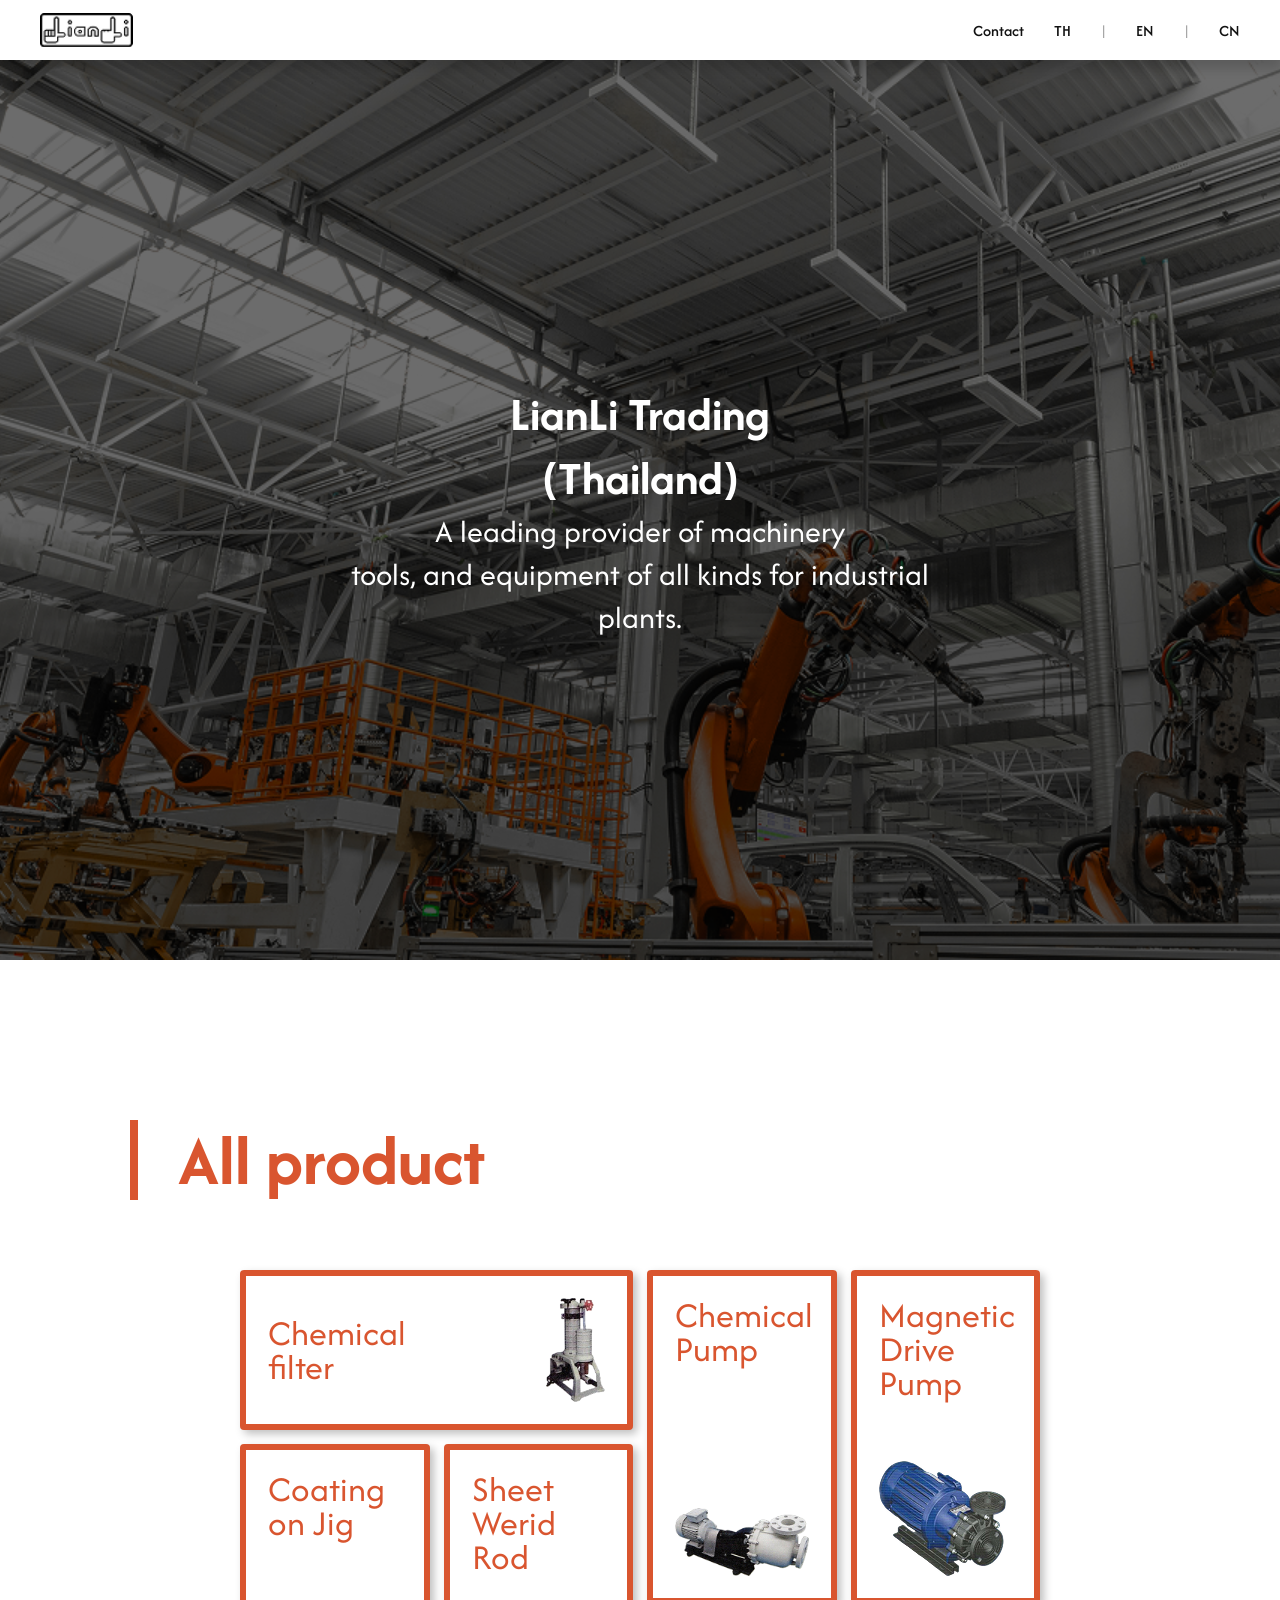
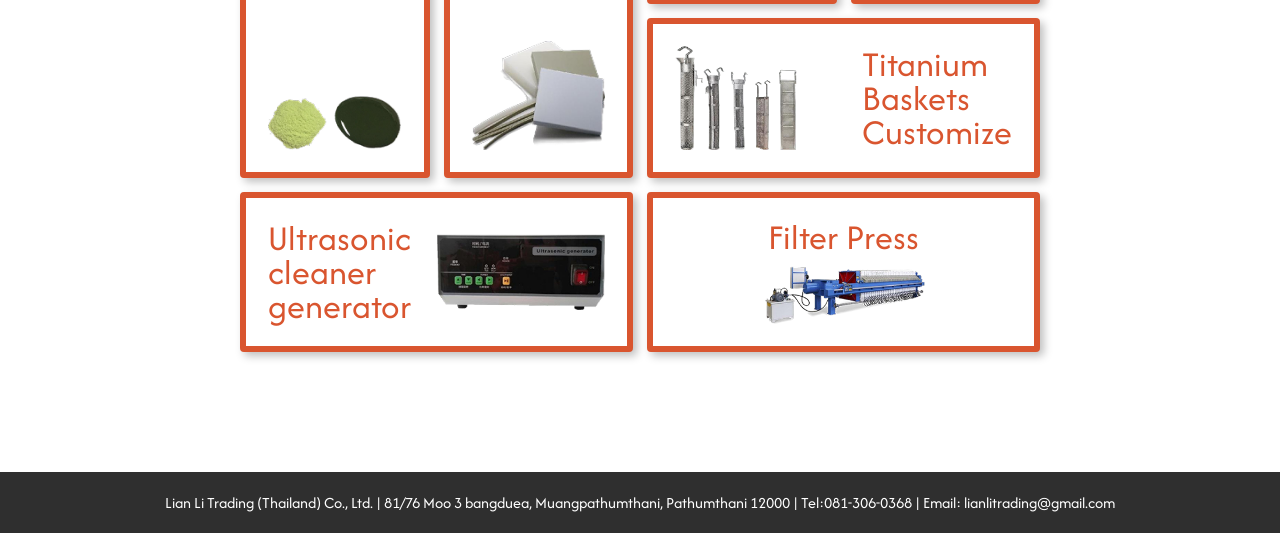
<file: index.html>
<!DOCTYPE html>
<html lang="en">
<head>
  <meta charset="UTF-8">
  <meta name="viewport" content="width=device-width, initial-scale=1.0">
  <title>LianLi Trading</title>

  <link href="https://fonts.googleapis.com/css2?family=Afacad:wght@400;700&display=swap" rel="stylesheet">
  <link rel="stylesheet" href="index.css">

  <script src="script.js" defer></script>
</head>

<body>

<header class="style_tab_menu">
  <div class="logo">
    <a href="index.html">
      <img src="mainpage/Lianli_logo.png" alt="Logo">
    </a>
  </div>

  <ul class="menu-list">
    <li><a href="#contact">Contact</a></li>
    <li><a href="#" onclick="setLang('th')">TH</a></li>
    <li class="divider">|</li>
    <li><a href="#" onclick="setLang('en')">EN</a></li>
    <li class="divider">|</li>
    <li><a href="#" onclick="setLang('cn')">CN</a></li>
  </ul>
</header>

<section class="hero reveal">
  <img src="mainpage/Hero_picture.png" alt="Hero Image" class="hero-img">

  <div class="hero-content">
    <h1>
      <span data-lang="en">LianLi Trading<br>(Thailand)</span>
      <span data-lang="th">เหลียนหลี่ เทรดดิ้ง<br>(ประเทศไทย)</span>
      <span data-lang="cn">联力贸易<br>（泰国）</span>
    </h1>

    <p>
      <span data-lang="en">
        A leading provider of machinery<br>
        tools, and equipment of all kinds for industrial plants.
      </span>

      <span data-lang="th">
        ผู้นำด้านการจัดหาเครื่องจักร<br>
        เครื่องมือ และอุปกรณ์สำหรับโรงงานอุตสาหกรรม
      </span>

      <span data-lang="cn">
        为工业工厂提供各类机械<br>
        工具和设备的领先供应商。
      </span>
    </p>
  </div>
</section>


<div class="section-title reveal">
  <span class="bar"></span>

  <h2>
    <span data-lang="en">All product</span>
    <span data-lang="th">สินค้าทั้งหมด</span>
    <span data-lang="cn">所有产品</span>
  </h2>
</div>




<section class="product-grid">

  <a href="chemical_filter.html" class="box big-wide reveal">
    <h2>Chemical<br>filter</h2>
    <img src="mainpage/select_photo/Chemical filter.png">
  </a>

  <a href="chemical_pump.html" class="box tall reveal">
    <h2>Chemical<br>Pump</h2>
    <img src="mainpage/select_photo/Chemical Pump 2.png">
  </a>

  <a href="magnetic_drive_pump.html" class="box tall reveal">
    <h2>Magnetic<br>Drive Pump</h2>
    <img src="mainpage/select_photo/Magnetic drive Pump.png">
  </a>

  <a href="#" class="box small reveal">
    <h2>Coating<br>on Jig</h2>
    <img src="mainpage/select_photo/Coating on Jig.png">
  </a>

  <a href="#" class="box small reveal">
    <h2>Sheet<br>Werid Rod</h2>
    <img src="mainpage/select_photo/Sheet werid rod.png">
  </a>

  <a href="#" class="box wide reveal">
    <img src="mainpage/select_photo/Titanium Baskets Customiz.png">
    <h2>Titanium<br>Baskets<br>Customize</h2>
  </a>

  <a href="#" class="box long reveal">
    <h2>Ultrasonic<br>cleaner<br>generator</h2>
    <img class="imgbiger" src="mainpage/select_photo/Gleaner Generator.png">
  </a>

  <a href="filter_press.html" class="box medium reveal">
    <h2>Filter Press</h2>
    <img class="imgbiger" src="mainpage/select_photo/Filter press.png">
  </a>

</section>





<footer id="contact" class="footer">
    <p>
        
        <span data-lang="en">Lian Li Trading (Thailand) Co., Ltd. |
        81/76 Moo 3 bangduea, Muangpathumthani, Pathumthani 12000 |
        Tel:081-306-0368 |
        Email: lianlitrading@gmail.com</span>
        <span data-lang="th">Lian Li Trading (Thailand) Co., Ltd. | 
81/76 หมู่ 3 บางเดื่อ เมืองปทุมธานี ปทุมธานี 12000 | 
โทร:081-306-0368 | 
อีเมล์: lianlitrading@gmail.com</span>
        <span data-lang="cn">聯力貿易（泰國）有限公司|
81/76 Moo 3 bangduea, Muangpathumthani, 巴吞他尼 12000 |
電話：081-306-0368 |
電子郵件：lianlitrading@gmail.com</span>
    </p>
</footer>
































</body>
</html>
</file>
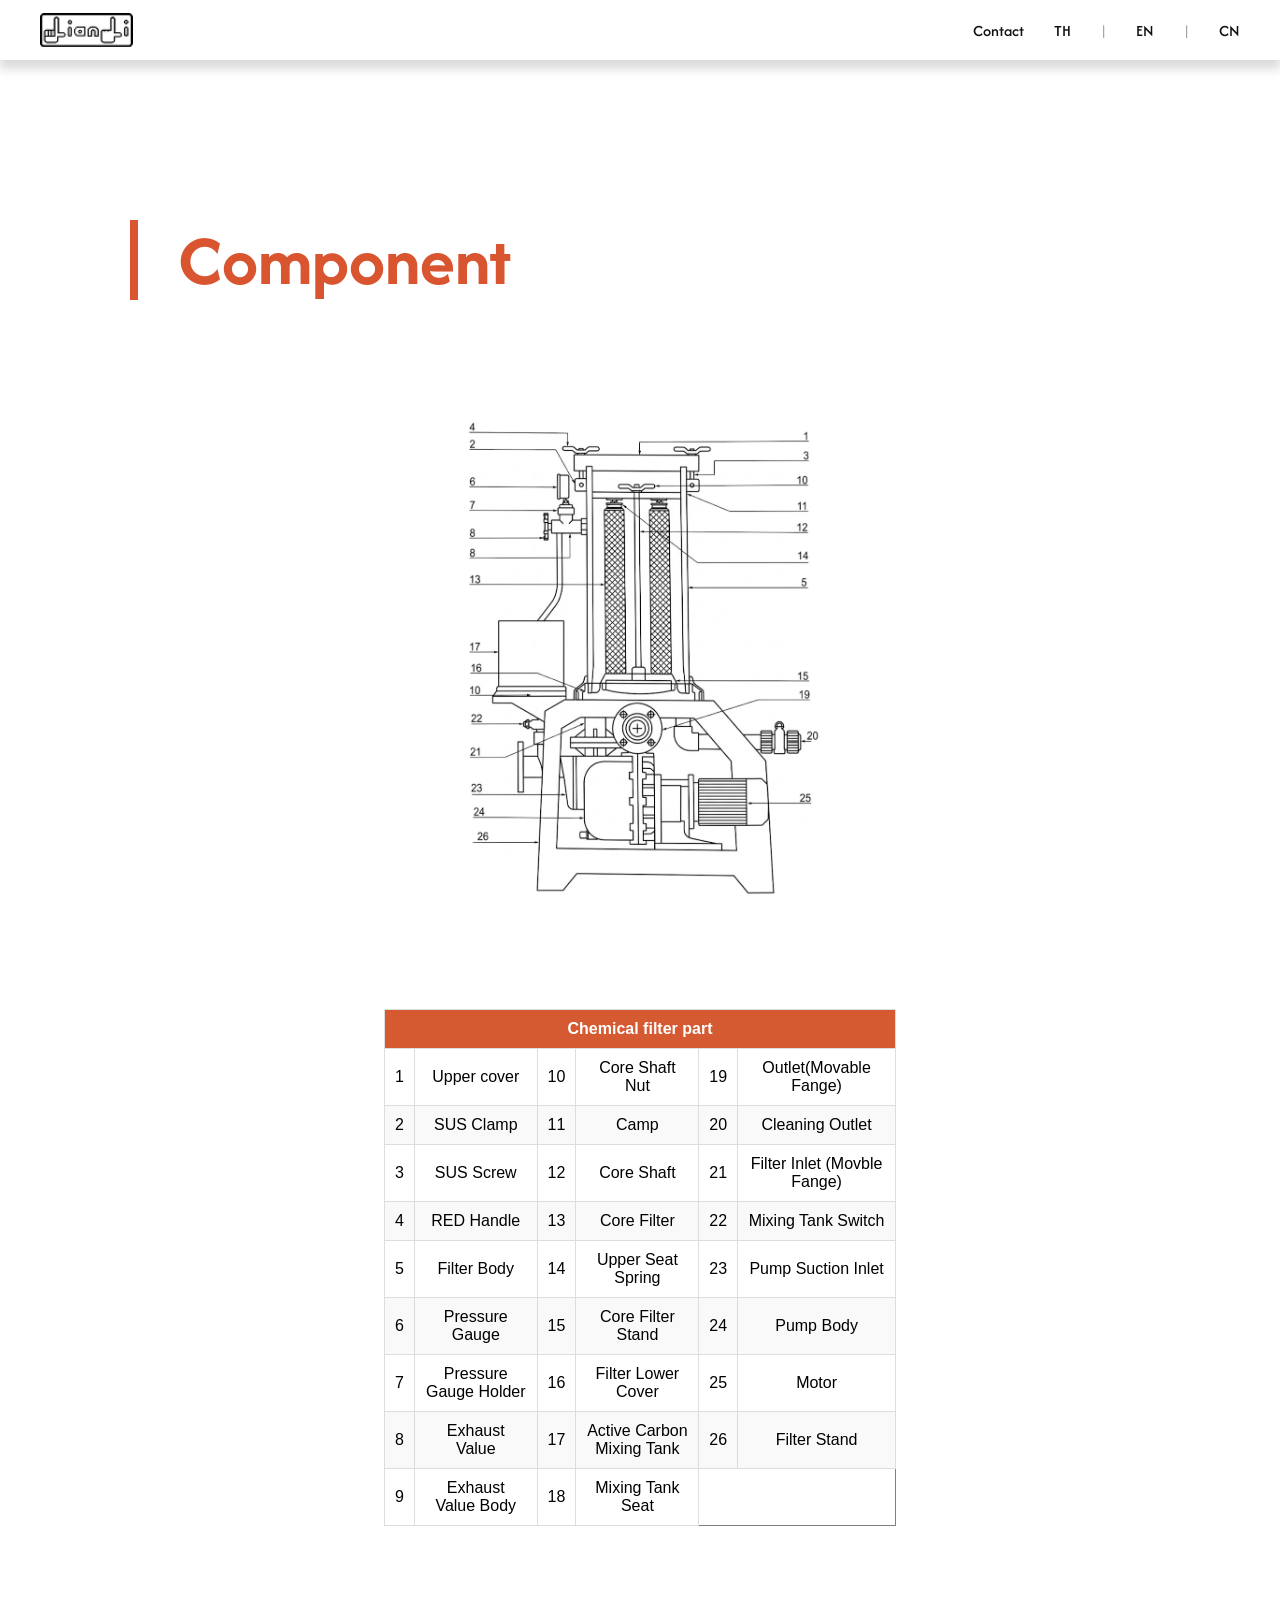
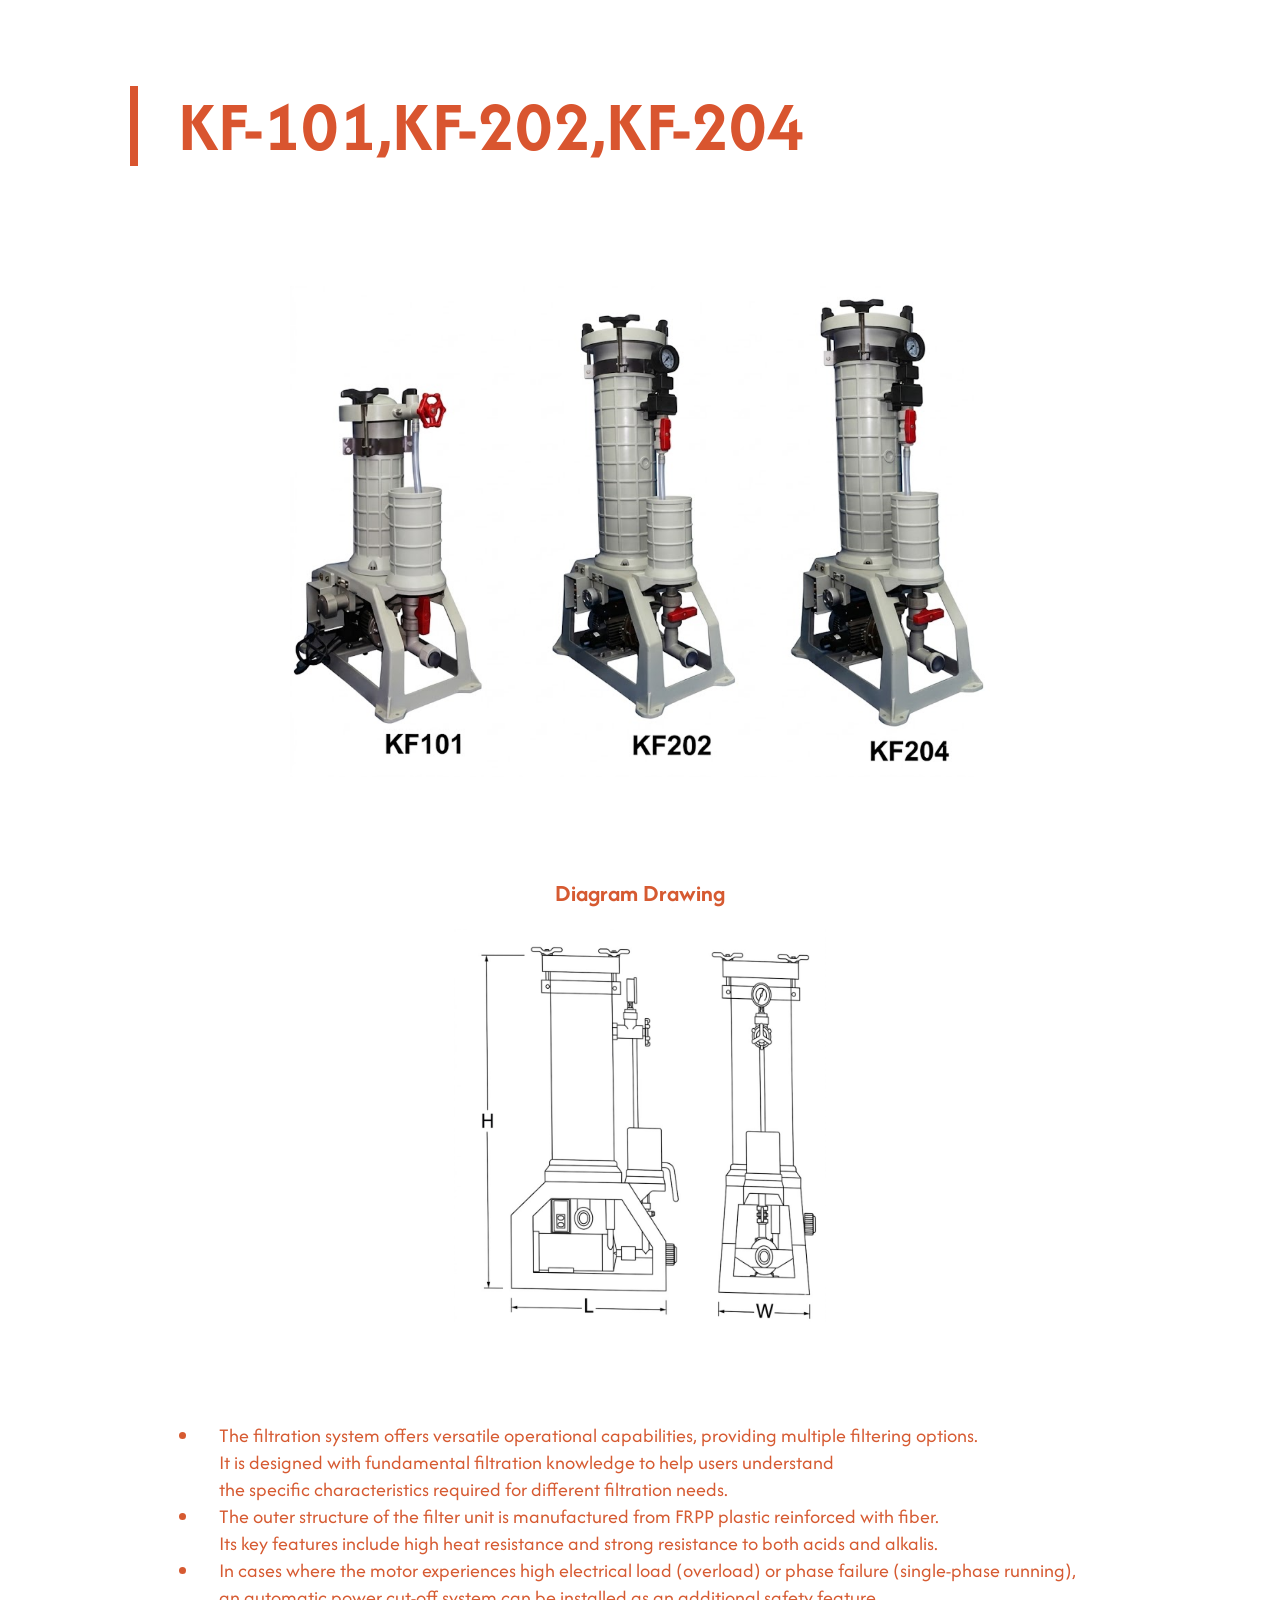
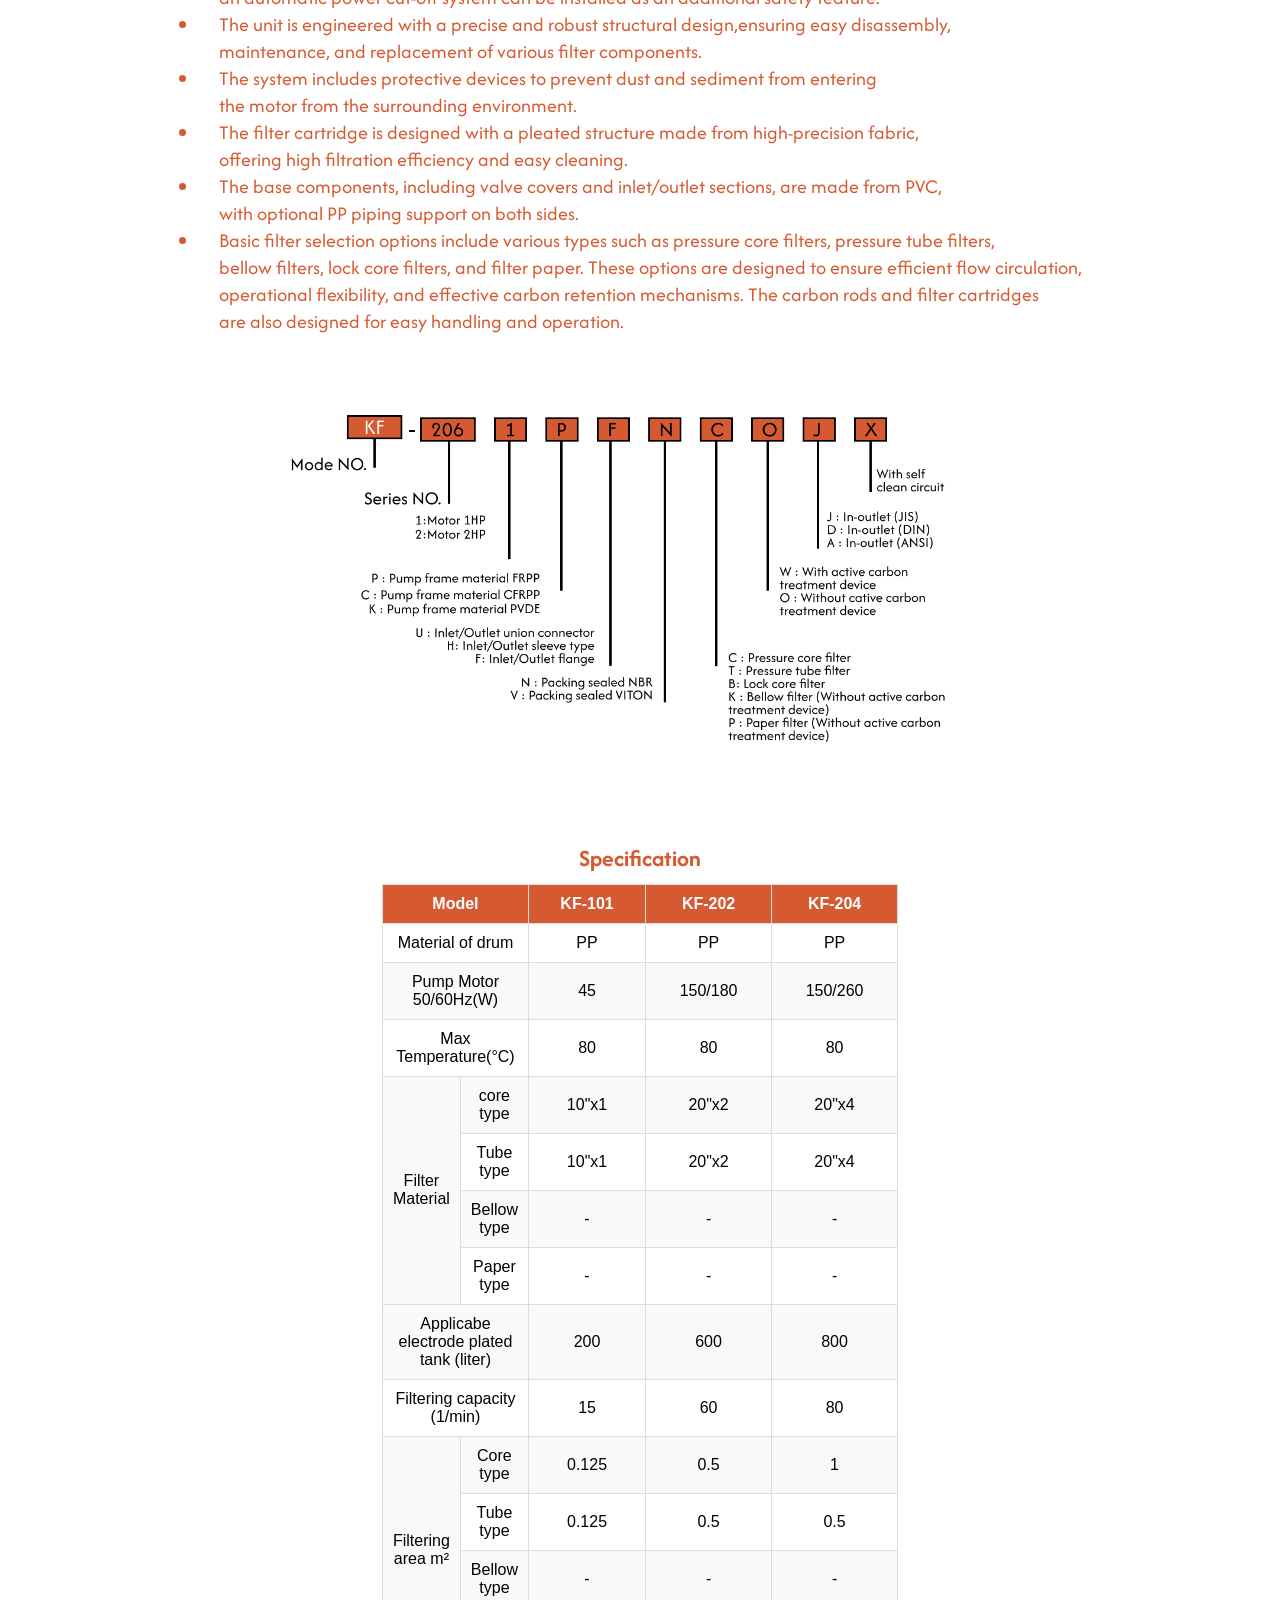
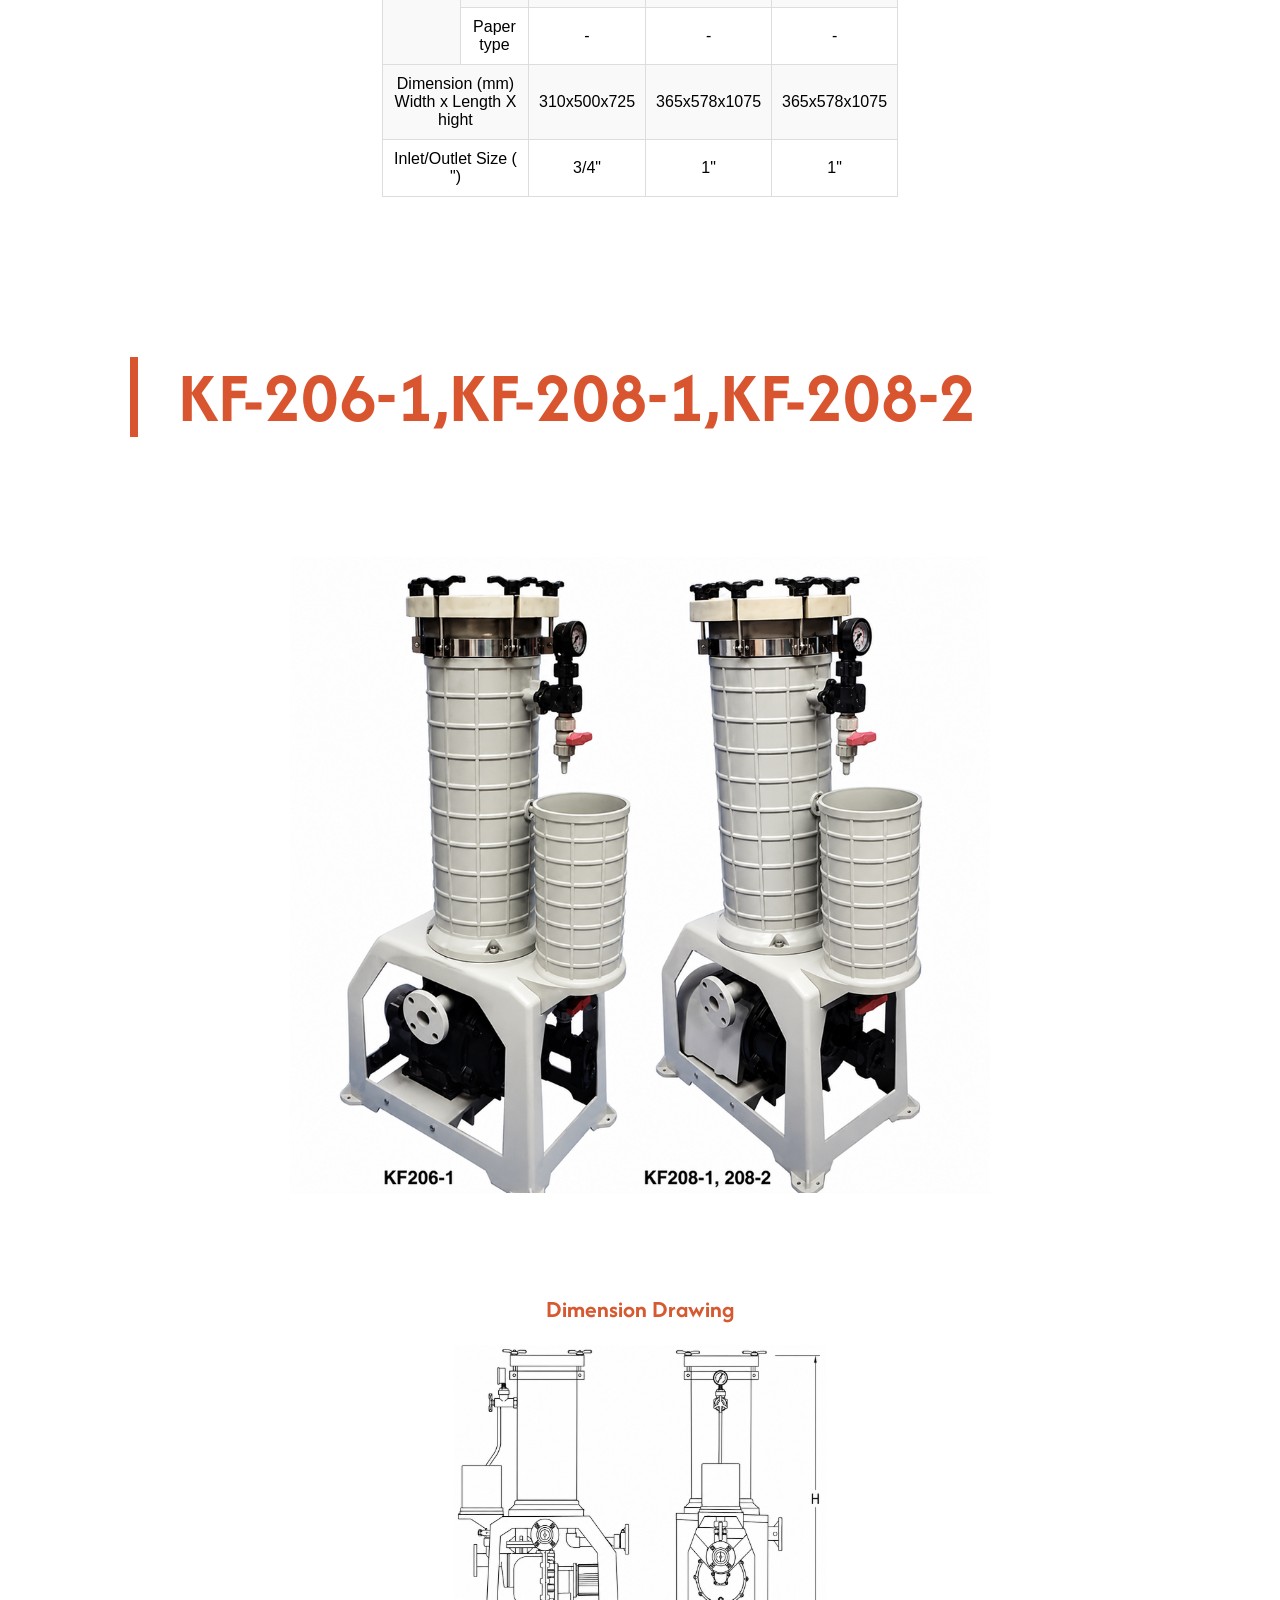
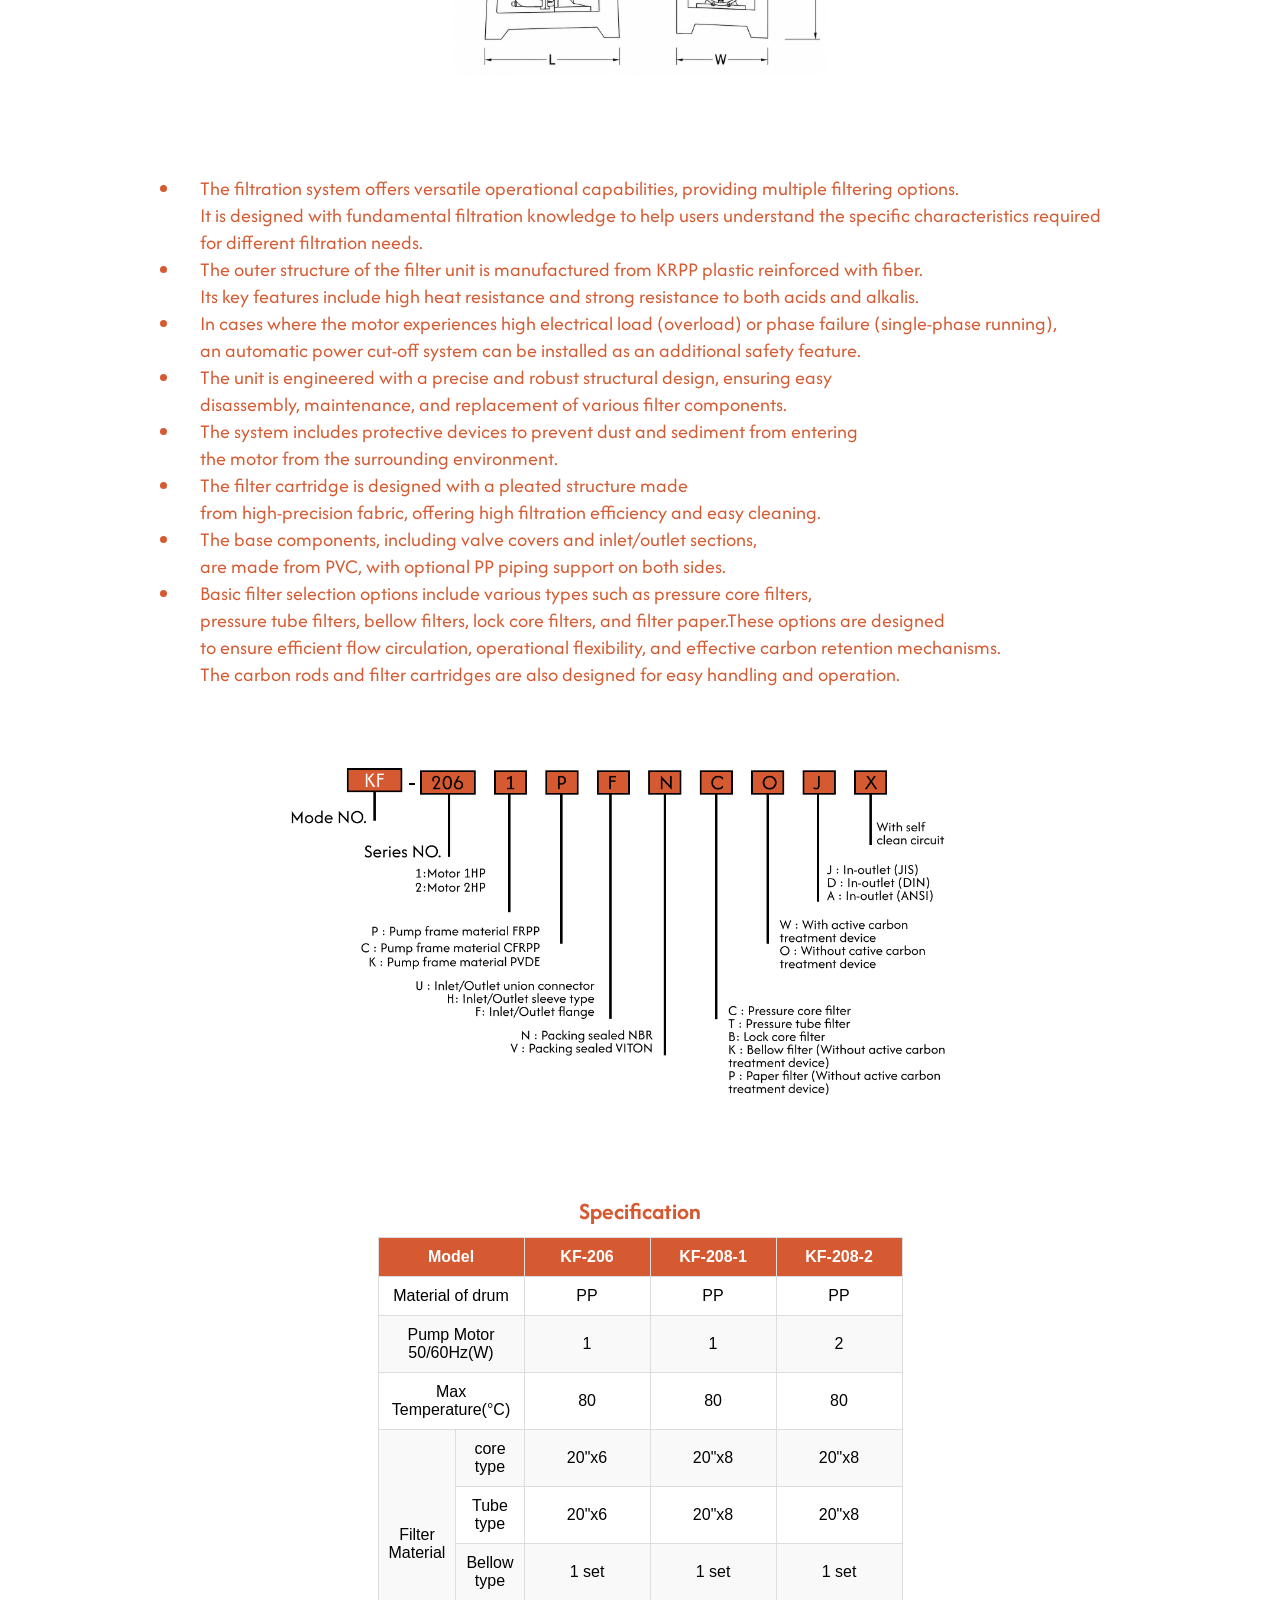
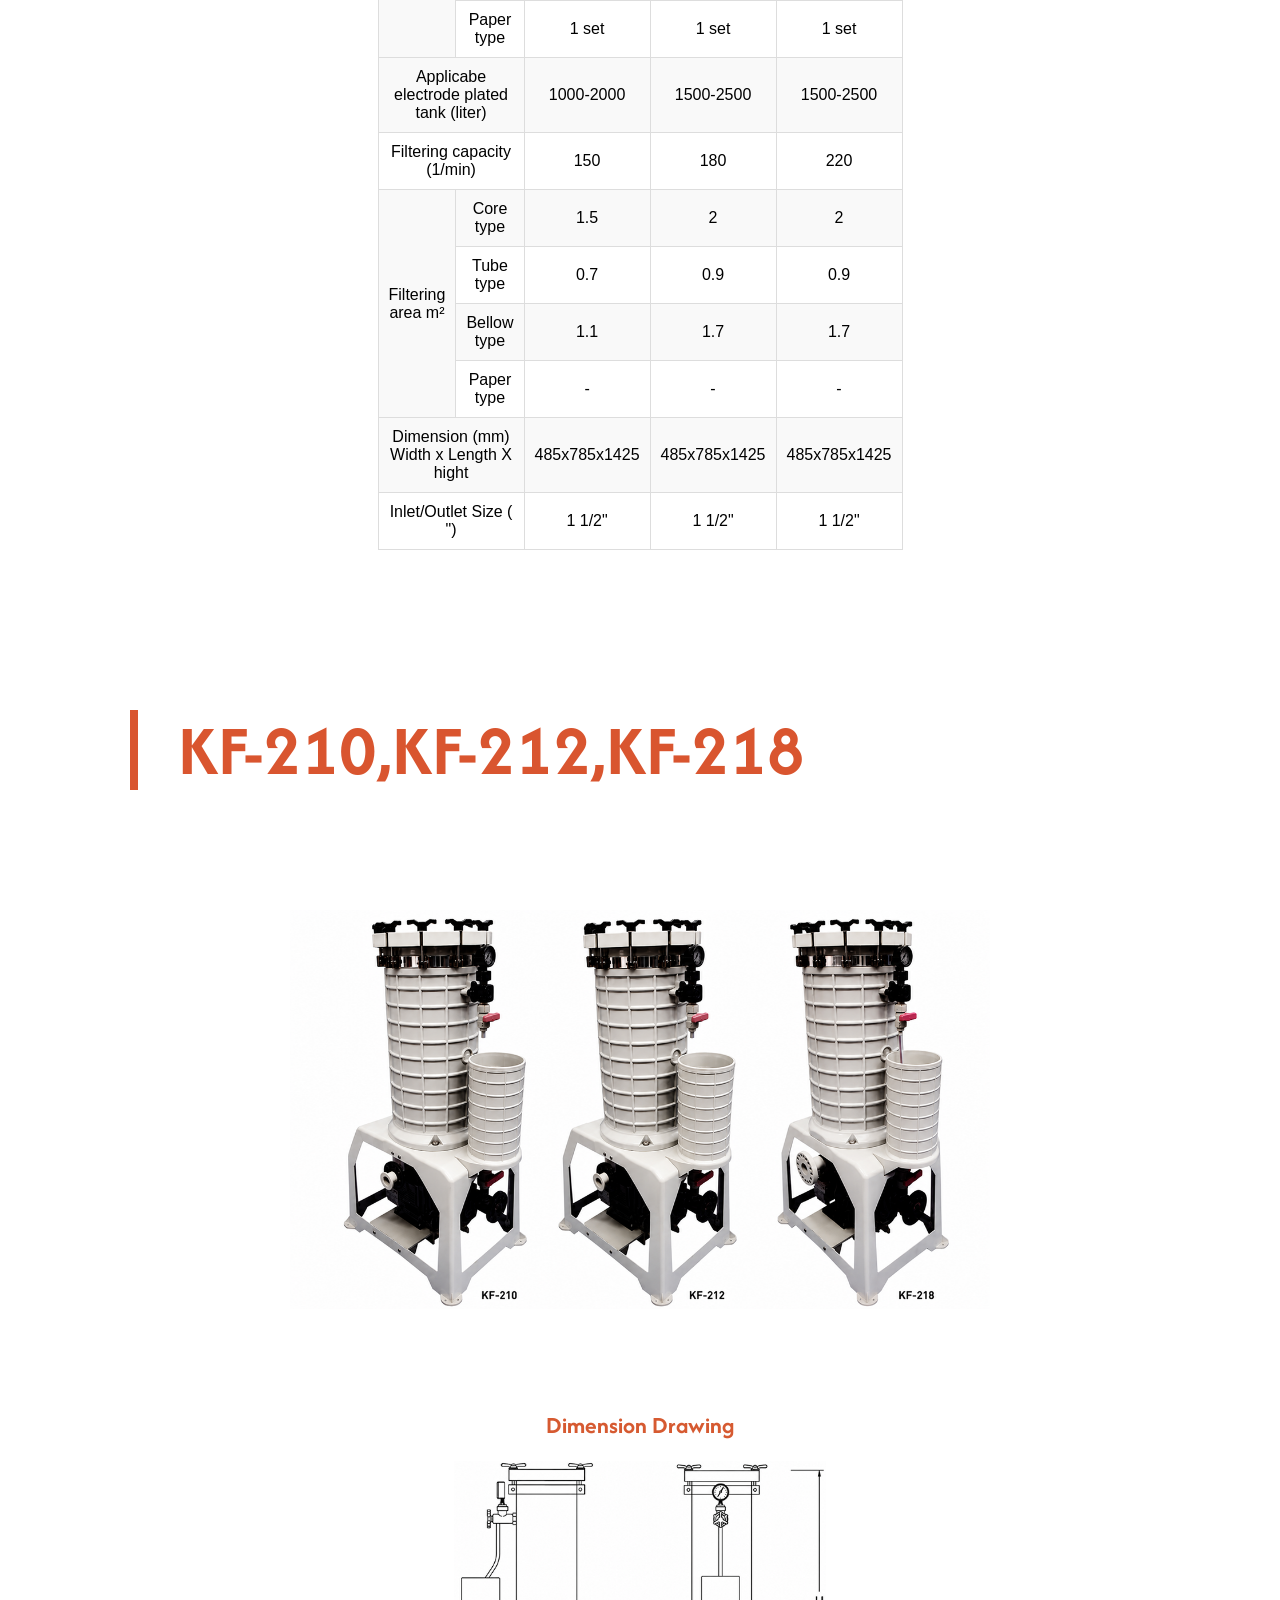
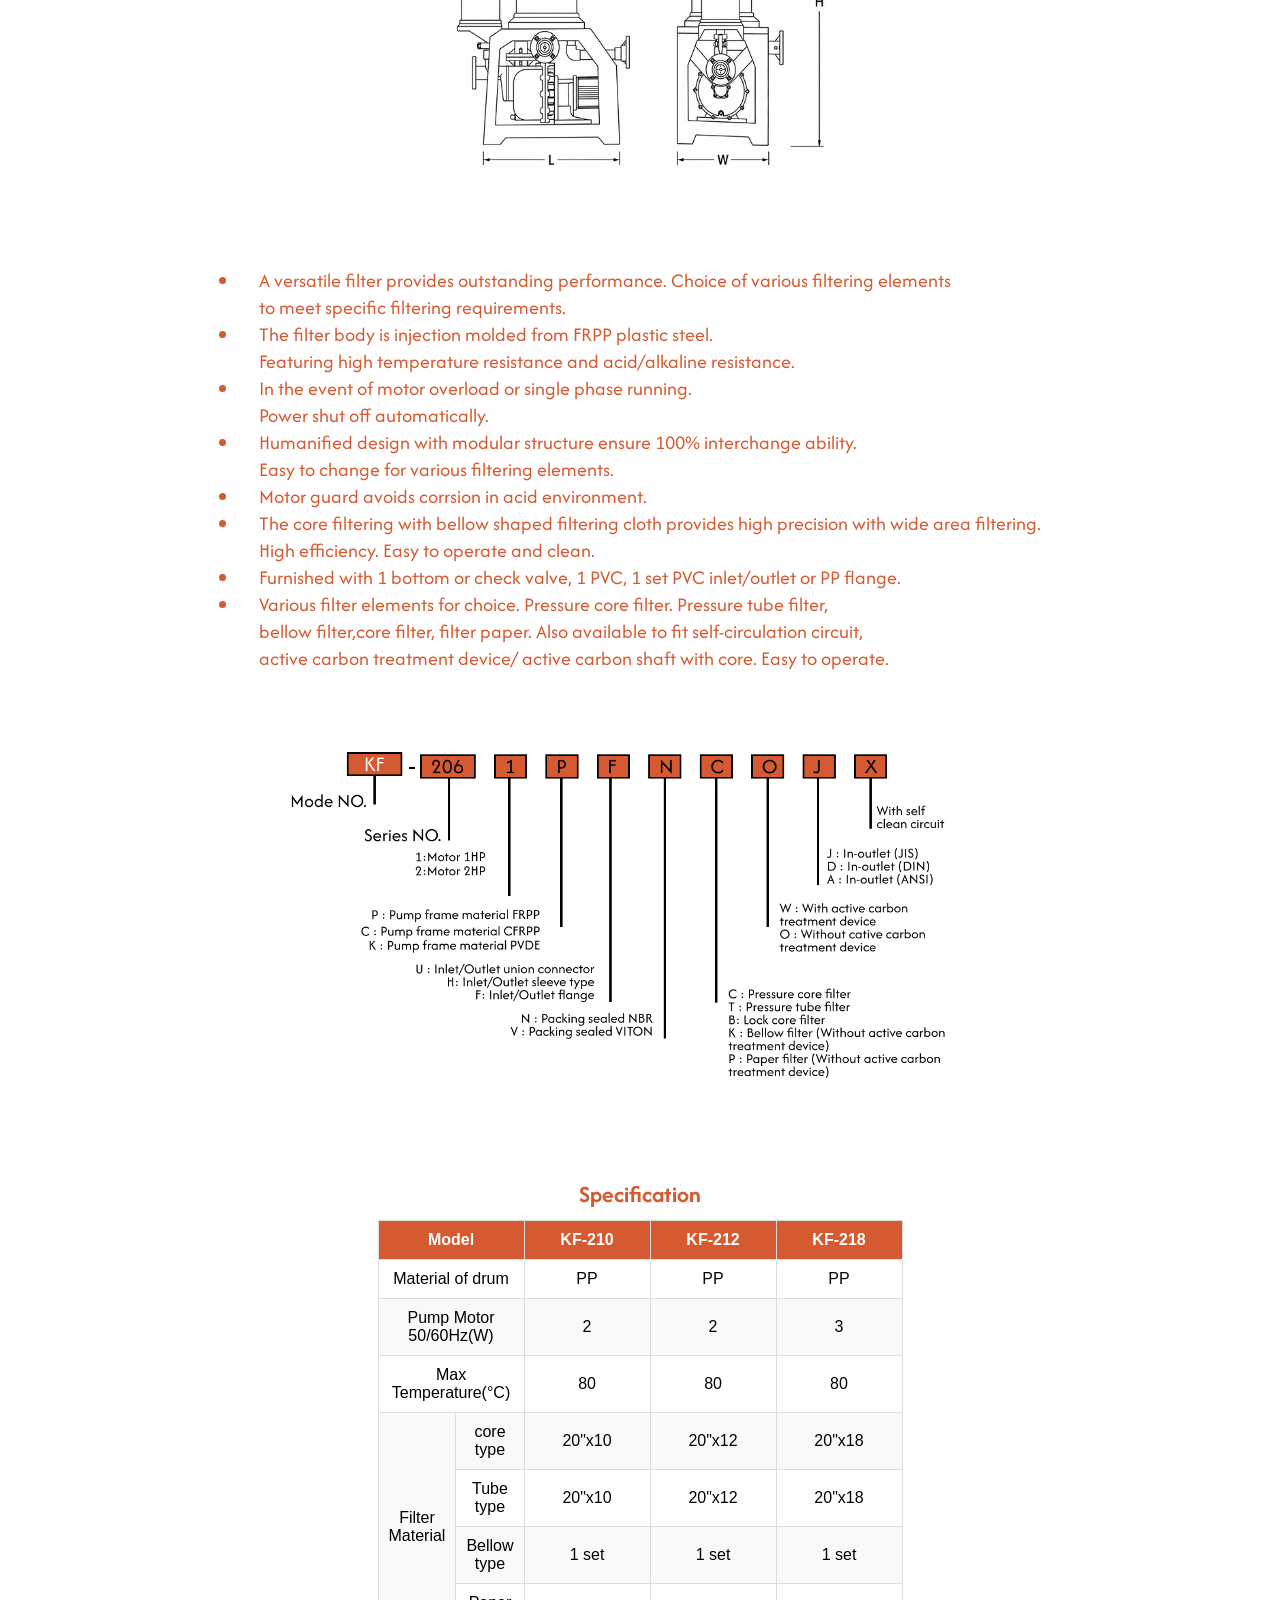
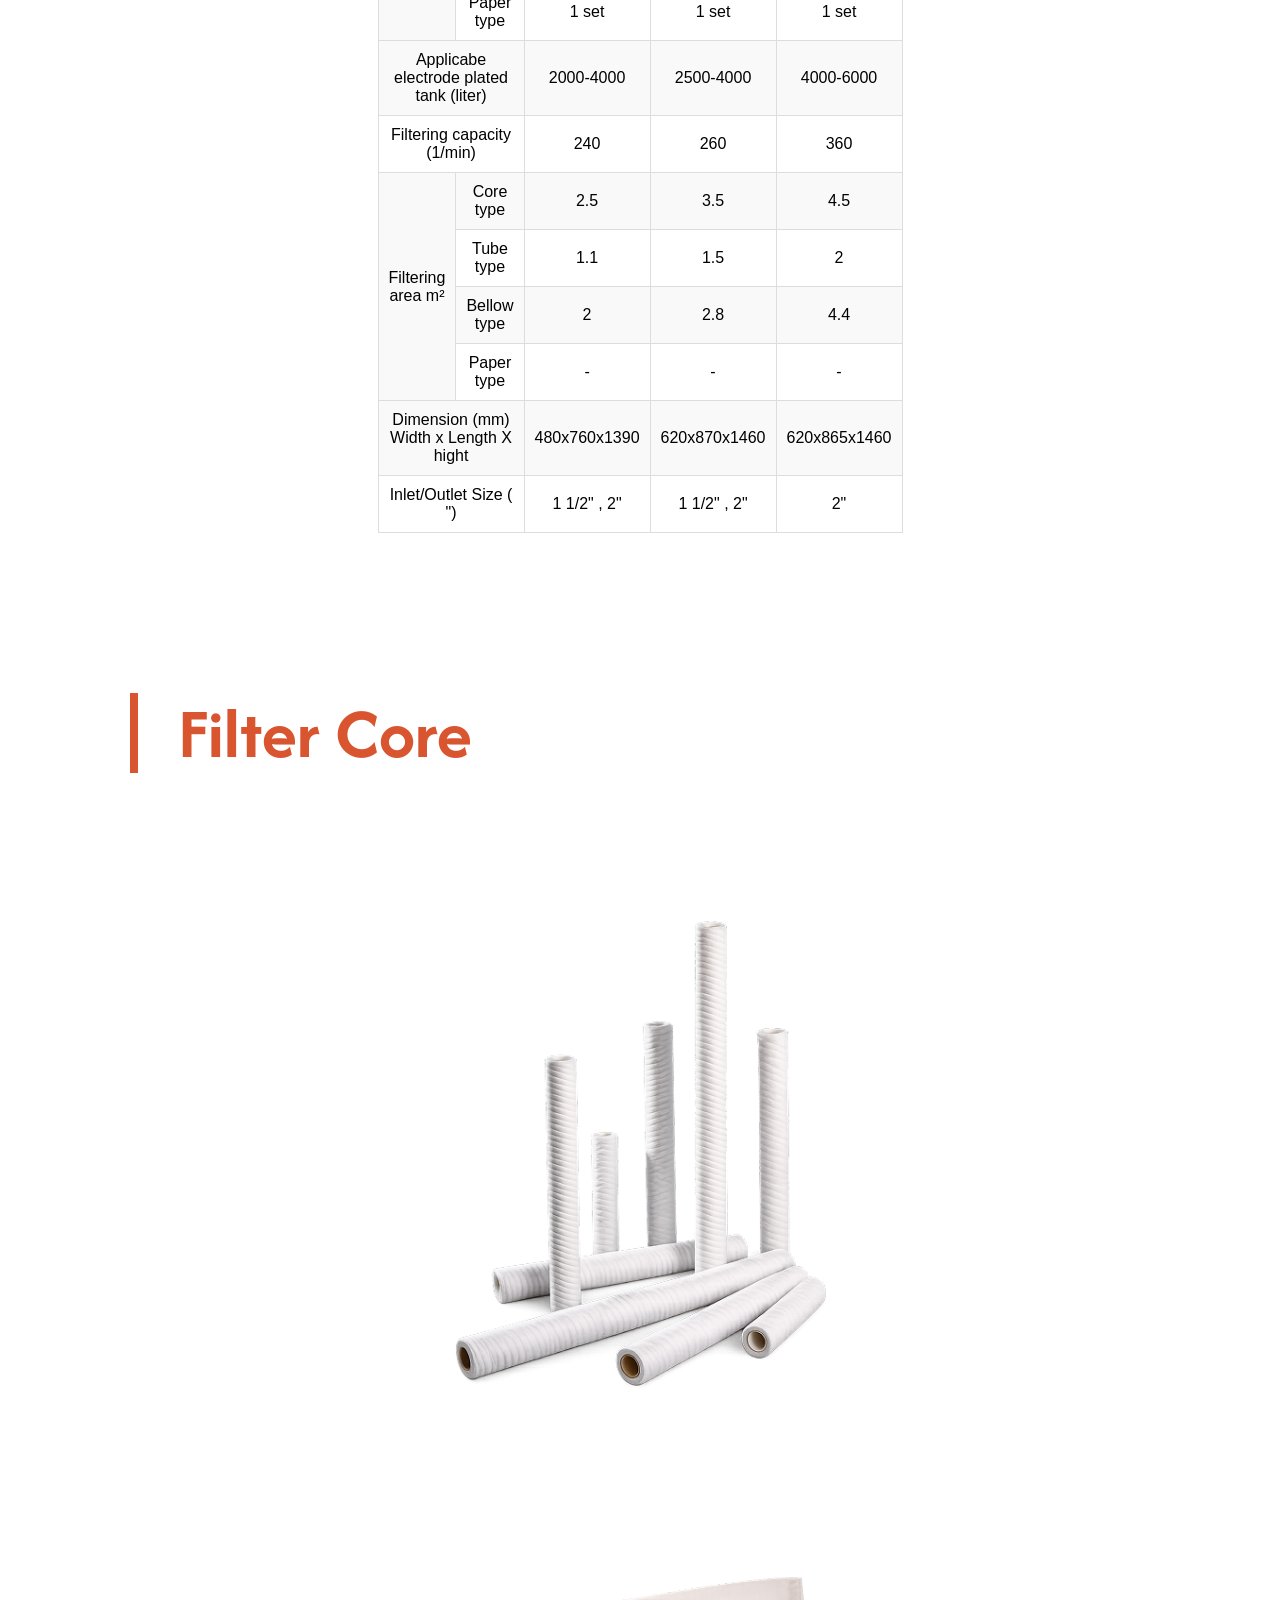
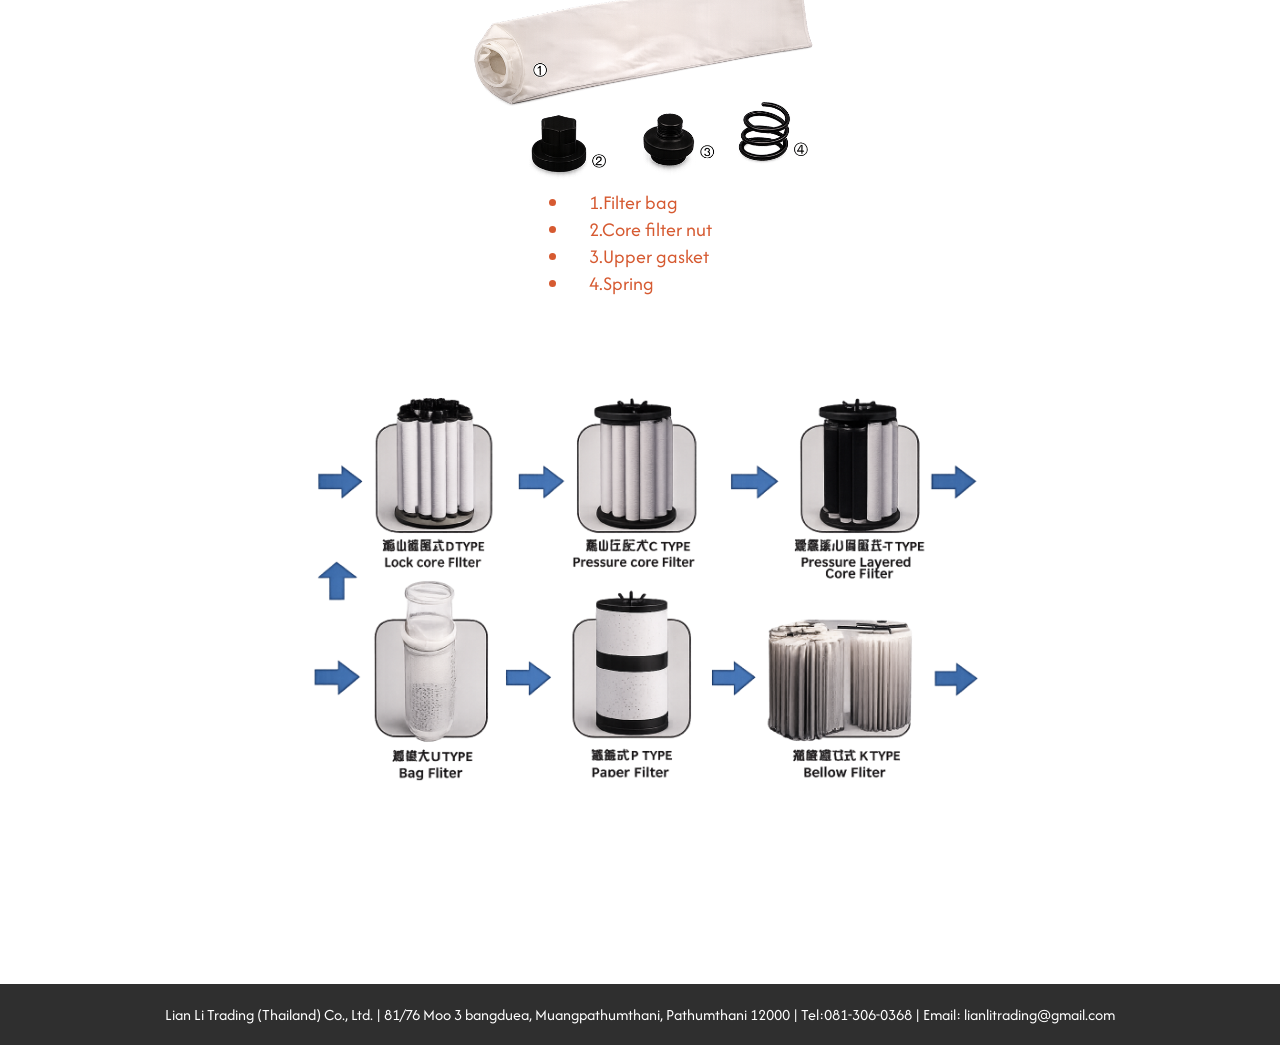
<file: chemical_filter.html>
<!DOCTYPE html>
<html lang="en">
<head>
    <meta charset="UTF-8">
    <meta name="viewport" content="width=device-width, initial-scale=1.0">
    <title>Chemical filter</title>
    <link href="https://fonts.googleapis.com/css2?family=Afacad:wght@400;700&display=swap" rel="stylesheet">
    <link rel="stylesheet" href="index.css">

    <script src="script.js" defer></script>
</head>
<body>
    <header class="style_tab_menu">
  <div class="logo">
    <a href="index.html">
      <img src="mainpage/Lianli_logo.png" alt="Logo">
    </a>
  </div>

  <ul class="menu-list">
    <li><a href="#contact">Contact</a></li>
    <li><a href="#" onclick="setLang('th')">TH</a></li>
    <li class="divider">|</li>
    <li><a href="#" onclick="setLang('en')">EN</a></li>
    <li class="divider">|</li>
    <li><a href="#" onclick="setLang('cn')">CN</a></li>
  </ul>
</header>

<div class="section-title reveal">
  <span class="bar"></span>

  <h2>
    <span data-lang="en">Component</span>
    <span data-lang="th">ส่วนประกอบ</span>
    <span data-lang="cn">组件</span>
  </h2>
</div>

<div class="image-container-minor reveal">
    <img src="Chemical_filter\Component_chemical_filter.png" alt="Chemical_filter_component">
</div>

<table border="1" cellpadding="10" cellspacing="0">
  <thead>
    <tr>
      <th colspan = 6><colume>Chemical filter part</th>
  </thead>
  <tbody>
    <tr>
        <td>1</td><td>Upper cover</td><td>10</td><td>Core Shaft Nut</td><td>19</td>
        <td>Outlet(Movable Fange)</td>
    </tr>
    <tr>
        <td>2</td><td>SUS Clamp</td><td>11</td><td>Camp</td><td>20</td><td>Cleaning Outlet</td>
    </tr>
    <tr>
        <td>3</td><td>SUS Screw</td><td>12</td><td>Core Shaft</td><td>21</td>
        <td>Filter Inlet (Movble Fange)</td>
    </tr>
    <tr>
        <td>4</td><td>RED Handle</td><td>13</td><td>Core Filter</td><td>22</td><td>Mixing Tank Switch</td>
    </tr>
    <tr>
        <td>5</td><td>Filter Body</td><td>14</td><td>Upper Seat Spring</td><td>23</td>
        <td>Pump Suction Inlet</td>
    </tr>
    <tr>
        <td>6</td><td>Pressure Gauge</td><td>15</td><td>Core Filter Stand</td><td>24</td><td>Pump Body</td>
    </tr>
    <tr>
        <td>7</td><td>Pressure Gauge Holder</td><td>16</td><td>Filter Lower Cover</td><td>25</td><td>Motor</td>
    </tr>
    <tr>
        <td>8</td><td>Exhaust Value</td><td>17</td><td>Active Carbon Mixing Tank</td><td>26</td>
        <td>Filter Stand</td>
    </tr>
    <tr>
        <td>9</td><td>Exhaust Value Body</td><td>18</td><td>Mixing Tank Seat</td>
    </tr>
  </tbody>
</table>


<div class="section-title reveal">
  <span class="bar"></span>

  <h2>
    <span data-lang="en">KF-101,KF-202,KF-204</span>
    <span data-lang="th">KF-101,KF-202,KF-204</span>
    <span data-lang="cn">KF-101,KF-202,KF-204</span>
  </h2>
</div>

<div class="image-container reveal">
    <img src="Chemical_filter\KF101,202,204.png" alt="KF-101">
</div>

<div class="Construction-text reveal-up">
Diagram Drawing
</div>

<div class="image-container-minor reveal">
    <img src="Chemical_filter\Chemical_filter_diagram.png" alt="Chemical_filter_component">
</div>


<div class="list-container reveal-up">
  <ul>
    <li>
    <span data-lang="en">The filtration system offers versatile operational capabilities, providing multiple filtering options.
        <br>It is designed with fundamental filtration knowledge to help users understand 
        <br>the specific characteristics required for different filtration needs.</span>
    <span data-lang="th">ระบบการกรองนี้มีคุณสมบัติการใช้งานที่หลากหลาย ให้ตัวเลือกการกรองหลายแบบ
        <br>ได้รับการออกแบบโดยอาศัยความรู้พื้นฐานด้านการกรอง เพื่อช่วยให้ผู้ใช้เข้าใจ
        <br>ลักษณะเฉพาะที่จำเป็นสำหรับความต้องการการกรองที่แตกต่างกัน</span>
    <span data-lang="cn">该过滤系统具有多样化的应用特性，提供多种过滤选择。
        <br>其设计基于过滤基础原理，以帮助用户理解
        <br>针对不同过滤需求所需的特殊特性。</span>
    </li>
    <li>
    <span data-lang="en">The outer structure of the filter unit is manufactured from FRPP plastic reinforced with fiber.
        <br>Its key features include high heat resistance and strong resistance to both acids and alkalis.</span>
    <span data-lang="th">โครงสร้างภายนอกของชุดกรองผลิตจากพลาสติก FRPP เสริมด้วยเส้นใย
        <br>คุณสมบัติที่สำคัญ ได้แก่ ทนความร้อนสูงและทนทานต่อกรดและด่างได้ดี</span>
    <span data-lang="cn">过滤器本体外壳采用纤维增强 FRPP 塑料制造。
        <br>其主要特点包括优异的耐高温性能，以及对酸、碱的强耐腐蚀性。</span>
    </li>
    <li>
    <span data-lang="en">In cases where the motor experiences high electrical load (overload) or phase failure (single-phase running), 
        <br>an automatic power cut-off system can be installed as an additional safety feature.</span>
    <span data-lang="th">ในกรณีที่มอเตอร์มีภาระทางไฟฟ้าสูงเกินไป (โอเวอร์โหลด) หรือเกิดความผิดพลาดของเฟส (ทำงานด้วยเฟสเดียว)
        <br>สามารถติดตั้งระบบตัดไฟอัตโนมัติเป็นคุณสมบัติด้านความปลอดภัยเพิ่มเติมได้</span>
    <span data-lang="cn">在电机发生高电流负载（过载）或缺相运转（单相运行）时，
        <br>可加装自动断电保护系统，以提升设备的安全性。</span>
    </li>
    <li>
    <span data-lang="en">The unit is engineered with a precise and robust structural design,ensuring easy disassembly, 
        <br>maintenance, and replacement of various filter components.</span>
    <span data-lang="th">ตัวเครื่องได้รับการออกแบบโครงสร้างอย่างแม่นยำและแข็งแรงทนทาน ทำให้สามารถถอดประกอบได้ง่าย
        <br>การบำรุงรักษาและการเปลี่ยนชิ้นส่วนต่างๆ ของตัวกรอง
    </span>
    <span data-lang="cn">该设备采用精密且坚固的结构设计，
        <br>可实现各类过滤组件的轻松拆卸、维护与更换。</span>
    </li>
    <li>
    <span data-lang="en">The system includes protective devices to prevent dust and sediment from entering
        <br> the motor from the surrounding environment.</span>
    <span data-lang="th">ระบบนี้มีอุปกรณ์ป้องกันเพื่อป้องกันไม่ให้ฝุ่นละอองและตะกอนเข้าไปภายใน<br> ขจัดอิทธิพลของสภาพแวดล้อมโดยรอบ</span>
    <span data-lang="cn">系统配备防护装置，
        <br>可防止灰尘与沉积物从周围环境进入电机内部。</span>
    </li>
    <li>
    <span data-lang="en">The filter cartridge is designed with a pleated structure made from high-precision fabric,
        <br> offering high filtration efficiency and easy cleaning.</span>
    <span data-lang="th">ไส้กรองได้รับการออกแบบให้มีโครงสร้างแบบจีบ ผลิตจากผ้าที่มีความแม่นยำสูง
        <br> จึงมีประสิทธิภาพในการกรองสูงและทำความสะอาดง่าย</span>
    <span data-lang="cn">滤芯采用高精度纤维材料的折叠式结构设计，
        <br>具有高过滤效率且易于清洗。</span>
    </li>
    <li>
    <span data-lang="en">The base components, including valve covers and inlet/outlet sections, are made from PVC, 
        <br>with optional PP piping support on both sides.</span>
    <span data-lang="th">ส่วนประกอบพื้นฐาน รวมถึงฝาครอบวาล์วและส่วนทางเข้า/ออก ทำจาก PVC<br>พร้อมตัวเลือกเสริมเป็นท่อ PP ทั้งสองด้าน</span>
    <span data-lang="cn">底座组件（包括阀盖及进出口部分）采用 PVC 材料制造，
        <br>两侧可选配 PP 管路支撑结构。</span>
    </li>
    <li>
    <span data-lang="en">Basic filter selection options include various types such as pressure core filters, pressure tube filters, 
        <br>bellow filters, lock core filters, and filter paper. These options are designed to ensure efficient flow circulation, 
        <br>operational flexibility, and effective carbon retention mechanisms. The carbon rods and filter cartridges 
        <br>are also designed for easy handling and operation.</span>
    <span data-lang="th">ตัวเลือกพื้นฐานในการเลือกตัวกรองประกอบด้วยประเภทต่างๆ เช่น ตัวกรองแกนแรงดัน ตัวกรองท่อแรงดัน
        <br>ตัวกรองแบบลูกสูบ ตัวกรองแกนล็อค และกระดาษกรอง ตัวเลือกเหล่านี้ได้รับการออกแบบมาเพื่อให้มั่นใจถึงการไหลเวียนของอากาศที่มีประสิทธิภาพ
        <br>ความยืดหยุ่นในการใช้งาน และกลไกการกักเก็บคาร์บอนที่มีประสิทธิภาพ แท่งคาร์บอนและตลับกรอง
        <br>ยังได้รับการออกแบบมาเพื่อให้ง่ายต่อการใช้งานและการจัดการอีกด้วย</span>
    <span data-lang="cn">基本过滤器可提供多种选择，包括压力式滤芯过滤器、压力式滤管过滤器、
        <br>波纹过滤器、锁芯过滤器及滤纸等类型。
        <br>这些设计可确保高效的流体循环、灵活的操作性能以及有效的活性炭截留机制。
        <br>此外，活性炭棒与滤芯也采用便于操作与更换的设计。</span>
    </li>
  </ul>
</div>


<div class="image-container reveal">
    <img src="Chemical_filter\KF-206_firstpic.png" alt="KF-206(1)">
</div>

<div class="Table-head-text reveal-up">
Specification
</div>

<table border="1" cellpadding="10" cellspacing="0">
  <thead>
        <th colspan = 2><colume>Model</th>
        <th><colume>KF-101</th>
        <th><colume>KF-202</th>
        <th><colume>KF-204</th> 
  </thead>
  <tbody>
    <td colspan = 2>Material of drum</td><td>PP</td><td>PP</td><td>PP</td>
    <tr>
    <td colspan = 2>Pump Motor 50/60Hz(W)</td><td>45</td><td>150/180</td><td>150/260</td>
    </tr>
    <tr>
    <td colspan = 2>Max Temperature(°C)</td><td>80</td><td>80</td><td>80</td>
    </tr>
    <tr>
    <td rowspan = 4>Filter Material</td><td>core type</td><td>10"x1</td><td>20"x2</td><td>20"x4</td>
    </tr>
    <tr>
        <td>Tube type</td><td>10"x1</td><td>20"x2</td><td>20"x4</td>
    </tr>
    <tr>
        <td>Bellow type</td><td>-</td><td>-</td><td>-</td>
    </tr>
    <tr>
        <td>Paper type</td><td>-</td><td>-</td><td>-</td>
    </tr>
    <tr>
        <td colspan = 2>Applicabe electrode plated tank (liter)</td><td>200</td><td>600</td><td>800</td>
    </tr>
    <tr>
        <td colspan = 2>Filtering capacity (1/min)</td><td>15</td><td>60</td><td>80</td>
    </tr>
    <tr>
        <td rowspan="4">Filtering area m²</td><td>Core type</td><td>0.125</td><td>0.5</td><td>1</td>
    </tr>
    <tr>
        <td>Tube type</td><td>0.125</td><td>0.5</td><td>0.5</td>
    </tr>
    <tr>
        <td>Bellow type</td><td>-</td><td>-</td><td>-</td>
    </tr>
    <tr>
        <td>Paper type</td><td>-</td><td>-</td><td>-</td>
    </tr>
    <tr>
        <td colspan="2">Dimension (mm) Width x Length X hight</td><td>310x500x725</td><td>365x578x1075</td><td>365x578x1075</td>
    </tr>
    <tr>
        <td colspan = 2>Inlet/Outlet Size ( ")</td><td>3/4"</td><td>1"</td><td>1"</td>
    </tr>
  </tbody>
</table>

<div class="section-title reveal">
  <span class="bar"></span>

  <h2>
    <span data-lang="en">KF-206-1,KF-208-1,KF-208-2</span>
    <span data-lang="th">KF-206-1,KF-208-1,KF-208-2</span>
    <span data-lang="cn">KF-206-1,KF-208-1,KF-208-2</span>
  </h2>
</div>

<div class="image-container reveal">
    <img src="Chemical_filter\kf-206kf-208.png" alt="KF-206(1)">
</div>

<div class="Construction-text reveal-up">
Dimension Drawing
</div>
<div class="image-container-minor reveal">
    <img src="Chemical_filter\dimension_kf-206.png" alt="KF-206(1)">
</div>


<div class="list-container reveal-up">
  <ul>
    <li>
    <span data-lang="en">The filtration system offers versatile operational capabilities, providing multiple filtering options.
        <br> It is designed with fundamental filtration knowledge to help users understand the specific characteristics required
        <br> for different filtration needs.</span>
    <span data-lang="th">ระบบการกรองนี้มีคุณสมบัติการใช้งานที่หลากหลาย ให้ตัวเลือกการกรองหลายแบบ
        <br> ระบบนี้ได้รับการออกแบบโดยอาศัยความรู้พื้นฐานด้านการกรอง เพื่อช่วยให้ผู้ใช้เข้าใจคุณลักษณะเฉพาะที่จำเป็น
        <br> สำหรับความต้องการการกรองที่แตกต่างกัน</span>
    <span data-lang="cn">此過濾系統功能多樣，提供多種過濾選項。 
        <br>它的設計是基於基本的過濾知識，旨在幫助使用者了解不同過濾需求所需的具體特性。 <br></span>
    </li>
    <li>
    <span data-lang="en">The outer structure of the filter unit is manufactured from KRPP plastic reinforced with fiber. 
        <br>Its key features include high heat resistance and strong resistance to both acids and alkalis.</span>
    <span data-lang="th">โครงสร้างภายนอกของชุดกรองผลิตจากพลาสติก KRPP เสริมใยไฟเบอร์
        <br>คุณสมบัติที่สำคัญ ได้แก่ ทนความร้อนสูงและทนทานต่อกรดและด่างได้ดี</span>
    <span data-lang="cn">過濾單元的外殼結構採用纖維增強型KRPP塑膠製成。
        <br>主要特點包括耐高溫和良好的耐酸鹼性。</span>
    </li>
    <li>
    <span data-lang="en">In cases where the motor experiences high electrical load (overload) or phase failure (single-phase running),
        <br> an automatic power cut-off system can be installed as an additional safety feature.</span>
    <span data-lang="th">ในกรณีที่มอเตอร์มีภาระทางไฟฟ้าสูงเกินไป (โอเวอร์โหลด) หรือเกิดความผิดพลาดของเฟส (ทำงานด้วยเฟสเดียว)
        <br> สามารถติดตั้งระบบตัดไฟอัตโนมัติเป็นคุณสมบัติด้านความปลอดภัยเพิ่มเติมได้</span>
    <span data-lang="cn">當馬達遇到高負載（過載）或缺相（單相運轉）時，
        <br>可以安裝自動斷電系統作為額外的安全措施。</span>
    </li>
    <li>
    <span data-lang="en">The unit is engineered with a precise and robust structural design, ensuring easy 
        <br>disassembly, maintenance, and replacement of various filter components.</span>
    <span data-lang="th">ตัวเครื่องได้รับการออกแบบโครงสร้างอย่างแม่นยำและแข็งแรงทนทาน ทำให้สามารถถอดประกอบ 
        <br>บำรุงรักษา และเปลี่ยนชิ้นส่วนตัวกรองต่างๆ ได้อย่างง่ายดาย</span>
    <span data-lang="cn">該裝置採用精密而堅固的結構設計，確保易於
        <br>拆卸、維護和更換各種過濾組件。</span>
    </li>
    <li>
    <span data-lang="en">The system includes protective devices to prevent dust and sediment from entering 
        <br>the motor from the surrounding environment.</span>
    <span data-lang="th">ระบบนี้มีอุปกรณ์ป้องกันเพื่อป้องกันไม่ให้ฝุ่นละอองและตะกอนจากสภาพแวดล้อมโดยรอบเข้าไปในมอเตอร์</span>
    <span data-lang="cn">該系統包含保護裝置，可防止灰塵和沈積物從周圍環境進入馬達。</span>
    </li>
    <li>
    <span data-lang="en">The filter cartridge is designed with a pleated structure made 
        <br>from high-precision fabric, offering high filtration efficiency and easy cleaning.</span>
    <span data-lang="th">ไส้กรองได้รับการออกแบบให้มีโครงสร้างแบบจีบที่ทำจากผ้าที่มีความแม่นยำสูง
        <br>จึงมีประสิทธิภาพในการกรองสูงและทำความสะอาดง่าย</span>
    <span data-lang="cn">濾芯採用褶皺結構設計，
        <br>由高精度織物製成，過濾效率高，易於清洗。</span>
    </li>
    <li>
    <span data-lang="en">The base components, including valve covers and inlet/outlet sections, 
        <br>are made from PVC, with optional PP piping support on both sides.</span>
    <span data-lang="th">ส่วนประกอบพื้นฐาน ได้แก่ ฝาครอบวาล์วและส่วนทางเข้า/ออก
        <br>ทำจาก PVC โดยมีตัวเลือกเสริมเป็นท่อ PP ที่ด้านข้างทั้งสองด้าน</span>
    <span data-lang="cn">基本組件，包括閥蓋和進/出水段，
        <br>採用PVC材質，兩側可選配PP材質管支撐。</span>
    </li>
    <li>
    <span data-lang="en"> Basic filter selection options include various types such as pressure core filters,
        <br> pressure tube filters, bellow filters, lock core filters, and filter paper.These options are designed
        <br> to ensure efficient flow circulation, operational flexibility, and effective carbon retention mechanisms. 
        <br>The carbon rods and filter cartridges are also designed for easy handling and operation.</span>
    <span data-lang="th">ตัวเลือกการเลือกตัวกรองพื้นฐานประกอบด้วยประเภทต่างๆ เช่น ตัวกรองแกนแรงดัน
        <br> ตัวกรองท่อแรงดัน ตัวกรองแบบลูกสูบ ตัวกรองแกนล็อค และกระดาษกรอง ตัวเลือกเหล่านี้ได้รับการออกแบบมาเพื่อ
        <br>ให้มีการไหลเวียนของอากาศที่มีประสิทธิภาพ ความยืดหยุ่นในการใช้งาน และกลไกการกักเก็บคาร์บอนที่มีประสิทธิภาพ
        <br>แท่งคาร์บอนและตลับกรองยังได้รับการออกแบบมาเพื่อให้ง่ายต่อการใช้งานและการจัดการ</span>
    <span data-lang="cn">基本過濾器選擇包括多種類型，例如壓力芯過濾器、
        <br>壓力管過濾器、波紋管過濾器、鎖心過濾器和濾紙。這些過濾器旨在
        <br>確保高效率的流體循環、操作靈活性和有效的碳截留機制。
        <br>碳棒和濾芯的設計也方便操作和使用。</span>
    </li> 
</div>

<div class="image-container reveal">
    <img src="Chemical_filter\kf-206-mode_No.png" alt="KF-206(1)">
</div>

<div class="Table-head-text reveal-up">
Specification
</div>
<table border="1" cellpadding="10" cellspacing="0">
  <thead>
        <th colspan = 2><colume>Model</th>
        <th><colume>KF-206</th>
        <th><colume>KF-208-1</th>
        <th><colume>KF-208-2</th> 
  </thead>
  <tbody>
    <td colspan = 2>Material of drum</td><td>PP</td><td>PP</td><td>PP</td>
    <tr>
    <td colspan = 2>Pump Motor 50/60Hz(W)</td><td>1</td><td>1</td><td>2</td>
    </tr>
    <tr>
    <td colspan = 2>Max Temperature(°C)</td><td>80</td><td>80</td><td>80</td>
    </tr>
    <tr>
    <td rowspan = 4>Filter Material</td><td>core type</td><td>20"x6</td><td>20"x8</td><td>20"x8</td>
    </tr>
    <tr>
        <td>Tube type</td><td>20"x6</td><td>20"x8</td><td>20"x8</td>
    </tr>
    <tr>
        <td>Bellow type</td><td>1 set</td><td>1 set</td><td>1 set</td>
    </tr>
    <tr>
        <td>Paper type</td><td>1 set</td><td>1 set</td><td>1 set</td>
    </tr>
    <tr>
        <td colspan = 2>Applicabe electrode plated tank (liter)</td><td>1000-2000</td><td>1500-2500</td><td>1500-2500</td>
    </tr>
    <tr>
        <td colspan = 2>Filtering capacity (1/min)</td><td>150</td><td>180</td><td>220</td>
    </tr>
    <tr>
        <td rowspan="4">Filtering area m²</td><td>Core type</td><td>1.5</td><td>2</td><td>2</td>
    </tr>
    <tr>
        <td>Tube type</td><td>0.7</td><td>0.9</td><td>0.9</td>
    </tr>
    <tr>
        <td>Bellow type</td><td>1.1</td><td>1.7</td><td>1.7</td>
    </tr>
    <tr>
        <td>Paper type</td><td>-</td><td>-</td><td>-</td>
    </tr>
    <tr>
        <td colspan="2">Dimension (mm) Width x Length X hight</td><td>485x785x1425</td><td>485x785x1425</td><td>485x785x1425</td>
    </tr>
    <tr>
        <td colspan = 2>Inlet/Outlet Size ( ")</td><td>1 1/2"</td><td>1 1/2"</td><td>1 1/2"</td>
    </tr>
  </tbody>
</table>

<div class="section-title reveal">
  <span class="bar"></span>

  <h2>
    <span data-lang="en">KF-210,KF-212,KF-218</span>
    <span data-lang="th">KF-210,KF-212,KF-218</span>
    <span data-lang="cn">KF-210,KF-212,KF-218</span>
  </h2>
</div>

<div class="image-container reveal">
    <img src="Chemical_filter\KF-210.png" alt="KF-206(1)">
</div>

<div class="Construction-text reveal-up">
Dimension Drawing
</div>
<div class="image-container-minor reveal">
    <img src="Chemical_filter\Dimension_kf-210.png" alt="KF-206(1)">
</div>



<div class="list-container reveal-up">
  <ul>
    <li>
    <span data-lang="en">A versatile filter provides outstanding performance. Choice of various filtering elements
        <br> to meet specific filtering requirements.</span>
    <span data-lang="th">ตัวกรองอเนกประสงค์ให้ประสิทธิภาพที่ยอดเยี่ยม สามารถเลือกองค์ประกอบการกรองได้หลากหลาย
        <br> เพื่อตอบสนองความต้องการการกรองเฉพาะด้าน</span>
    <span data-lang="cn">多功能过滤器提供卓越性能。可选择多种过滤元件
        <br> 以满足不同的过滤需求。</span>
    </li>
    <li>
    <span data-lang="en">The filter body is injection molded from FRPP plastic steel.
        <br> Featuring high temperature resistance and acid/alkaline resistance.</span>
    <span data-lang="th">ตัวกรองผลิตจากพลาสติกเหล็ก FRPP โดยวิธีการฉีดขึ้นรูป
        <br> มีคุณสมบัติทนต่ออุณหภูมิสูงและทนต่อกรด/ด่าง</span>
    <span data-lang="cn">过滤器本体采用 FRPP 塑钢一体注塑成型。
        <br> 具备耐高温及耐酸碱性能。</span>
    </li>
    <li>
    <span data-lang="en">In the event of motor overload or single phase running. 
        <br>Power shut off automatically.</span>
    <span data-lang="th">ในกรณีที่มอเตอร์ทำงานเกินกำลังหรือทำงานด้วยเฟสเดียว
        <br>ระบบจะตัดไฟโดยอัตโนมัติ</br></span>
    <span data-lang="cn">当电机过载或发生缺相运转时。
        <br> 电源将自动切断。</span>
    <li>
    <span data-lang="en">Humanified design with modular structure ensure 100% interchange ability.
        <br>Easy to change for various filtering elements.</span>
    <span data-lang="th">การออกแบบที่คำนึงถึงผู้ใช้งานด้วยโครงสร้างแบบโมดูลาร์ช่วยให้สามารถเปลี่ยนชิ้นส่วนได้ 100%
        <br>เปลี่ยนชิ้นส่วนกรองต่างๆ ได้ง่าย</span>
    <span data-lang="cn">人性化模块化设计，确保 100% 互换性。
        <br> 可轻松更换各种过滤元件。</span>
    </li>
    <li>
    <span data-lang="en">Motor guard avoids corrsion in acid environment.</span>
    <span data-lang="th">แผ่นป้องกันมอเตอร์ช่วยป้องกันการกัดกร่อนในสภาพแวดล้อมที่เป็นกรด</span>
    <span data-lang="cn">电机保护罩可防止在酸性环境中发生腐蚀。</span>
    </li>
    <li>
    <span data-lang="en">The core filtering with bellow shaped filtering cloth provides high precision with wide area filtering.
        <br> High efficiency. Easy to operate and clean.</span>
    <span data-lang="th">ระบบกรองหลักที่ใช้ผ้ากรองรูปทรงคล้ายลูกสูบ ให้ความแม่นยำสูงและครอบคลุมพื้นที่การกรองกว้าง
        <br> ประสิทธิภาพสูง ใช้งานและทำความสะอาดง่าย</span>
    <span data-lang="cn">采用风琴式滤布核心过滤，具备高精度与大面积过滤效果。
        <br> 高效率，且操作与清洗简便。</span>
    </li>
    <li>
    <span data-lang="en">Furnished with 1 bottom or check valve, 1 PVC, 1 set PVC inlet/outlet or PP flange.</span>
    <span data-lang="th">มาพร้อมกับวาล์วกันกลับหรือวาล์วก้นบ่อ 1 ตัว, ท่อ PVC 1 ตัว, ชุดทางเข้า/ออก PVC 1 ชุด หรือหน้าแปลน PP 1 ชุด</span>
    <span data-lang="cn">配备 1 个底阀或止回阀、1 个 PVC，以及 1 组 PVC 进出口或 PP 法兰。</span>
    </li>
    <li>
    <span data-lang="en">Various filter elements for choice. Pressure core filter. Pressure tube filter,
        <br> bellow filter,core filter, filter paper. Also available to fit self-circulation circuit, 
        <br>active carbon treatment device/ active carbon shaft with core. Easy to operate.</span>
    <span data-lang="th">มีไส้กรองให้เลือกหลากหลายชนิด ไส้กรองแกนแรงดัน ไส้กรองท่อแรงดัน
        <br>ไส้กรองแบบลูกสูบ ไส้กรองแกน ไส้กรองกระดาษ นอกจากนี้ยังมีแบบที่ใช้กับวงจรหมุนเวียนเองได้
        <br>อุปกรณ์บำบัดด้วยถ่านกัมมันต์/เพลาถ่านกัมมันต์พร้อมแกน ใช้งานง่าย</span>
    <span data-lang="cn">提供多种过滤元件可供选择，包括压板式滤芯、压力管式滤芯、
        <br> 风琴式过滤器、滤芯过滤器及滤纸。亦可搭配自循环回路、
        <br> 活性炭处理装置／带滤芯活性炭棒使用，操作简便。</span>
    </li>
  </ul>
</div>
<div class="image-container reveal">
    <img src="Chemical_filter\KF-206_second.png" alt="KF-206(1)">
</div>

<div class="Table-head-text reveal-up">
Specification
</div>
<table border="1" cellpadding="10" cellspacing="0">
  <thead>
        <th colspan = 2><colume>Model</th>
        <th><colume>KF-210</th>
        <th><colume>KF-212</th>
        <th><colume>KF-218</th> 
  </thead>
  <tbody>
    <td colspan = 2>Material of drum</td><td>PP</td><td>PP</td><td>PP</td>
    <tr>
    <td colspan = 2>Pump Motor 50/60Hz(W)</td><td>2</td><td>2</td><td>3</td>
    </tr>
    <tr>
    <td colspan = 2>Max Temperature(°C)</td><td>80</td><td>80</td><td>80</td>
    </tr>
    <tr>
    <td rowspan = 4>Filter Material</td><td>core type</td><td>20"x10</td><td>20"x12</td><td>20"x18</td>
    </tr>
    <tr>
        <td>Tube type</td><td>20"x10</td><td>20"x12</td><td>20"x18</td>
    </tr>
    <tr>
        <td>Bellow type</td><td>1 set</td><td>1 set</td><td>1 set</td>
    </tr>
    <tr>
        <td>Paper type</td><td>1 set</td><td>1 set</td><td>1 set</td>
    </tr>
    <tr>
        <td colspan = 2>Applicabe electrode plated tank (liter)</td><td>2000-4000</td><td>2500-4000</td><td>4000-6000</td>
    </tr>
    <tr>
        <td colspan = 2>Filtering capacity (1/min)</td><td>240</td><td>260</td><td>360</td>
    </tr>
    <tr>
        <td rowspan="4">Filtering area m²</td><td>Core type</td><td>2.5</td><td>3.5</td><td>4.5</td>
    </tr>
    <tr>
        <td>Tube type</td><td>1.1</td><td>1.5</td><td>2</td>
    </tr>
    <tr>
        <td>Bellow type</td><td>2</td><td>2.8</td><td>4.4</td>
    </tr>
    <tr>
        <td>Paper type</td><td>-</td><td>-</td><td>-</td>
    </tr>
    <tr>
        <td colspan="2">Dimension (mm) Width x Length X hight</td><td>480x760x1390</td><td>620x870x1460</td><td>620x865x1460</td>
    </tr>
    <tr>
        <td colspan = 2>Inlet/Outlet Size ( ")</td><td>1 1/2" , 2"</td><td>1 1/2" , 2"</td><td>2"</td>
    </tr>
  </tbody>
</table>


<div class="section-title reveal">
  <span class="bar"></span>

  <h2>
    <span data-lang="en">Filter Core</span>
    <span data-lang="th">แกนกรอง</span>
    <span data-lang="cn">濾芯</span>
  </h2>
</div>

<div class="image-container-minor reveal">
    <img src="Chemical_filter\filter_core_1.png" alt="KF-206(1)">
</div>

<div class="image-container-minor reveal">
    <img src="Chemical_filter\filter_core_2.png" alt="KF-206(1)">
</div>

<div class="list-container reveal-up" style="margin-top: -30px;">
  <ul>
    <li>
    <span data-lang="en">1.Filter bag</span>
    <span data-lang="th">1.ถุงกรอง</span>
    <span data-lang="cn">1.濾袋</span>
    </li>
    <li>
    <span data-lang="en">2.Core filter nut</span>
    <span data-lang="th">2.น็อตยึดไส้กรอง</span>
    <span data-lang="cn">2.濾芯螺母</span>
    </li>
    <li>
    <span data-lang="en">3.Upper gasket</span>
    <span data-lang="th">3.ปะเก็นด้านบน</span>
    <span data-lang="cn">3.上部墊圈</span>
    </li>
    <li>
    <span data-lang="en">4.Spring</span>
    <span data-lang="th">4.สปริง</span>
    <span data-lang="cn">4.彈簧</span>
    </li>
  </ul>
</div>

<div class="image-container reveal">
    <img src="Chemical_filter\filter_core_3.png" alt="KF-206(1)">
</div>

<footer id="contact" class="footer">
    <p>
        
        <span data-lang="en">Lian Li Trading (Thailand) Co., Ltd. |
        81/76 Moo 3 bangduea, Muangpathumthani, Pathumthani 12000 |
        Tel:081-306-0368 |
        Email: lianlitrading@gmail.com</span>
        <span data-lang="th">Lian Li Trading (Thailand) Co., Ltd. | 
81/76 หมู่ 3 บางเดื่อ เมืองปทุมธานี ปทุมธานี 12000 | 
โทร:081-306-0368 | 
อีเมล์: lianlitrading@gmail.com</span>
        <span data-lang="cn">聯力貿易（泰國）有限公司|
81/76 Moo 3 bangduea, Muangpathumthani, 巴吞他尼 12000 |
電話：081-306-0368 |
電子郵件：lianlitrading@gmail.com</span>
    </p>
</footer>




</body>
</html>
</file>
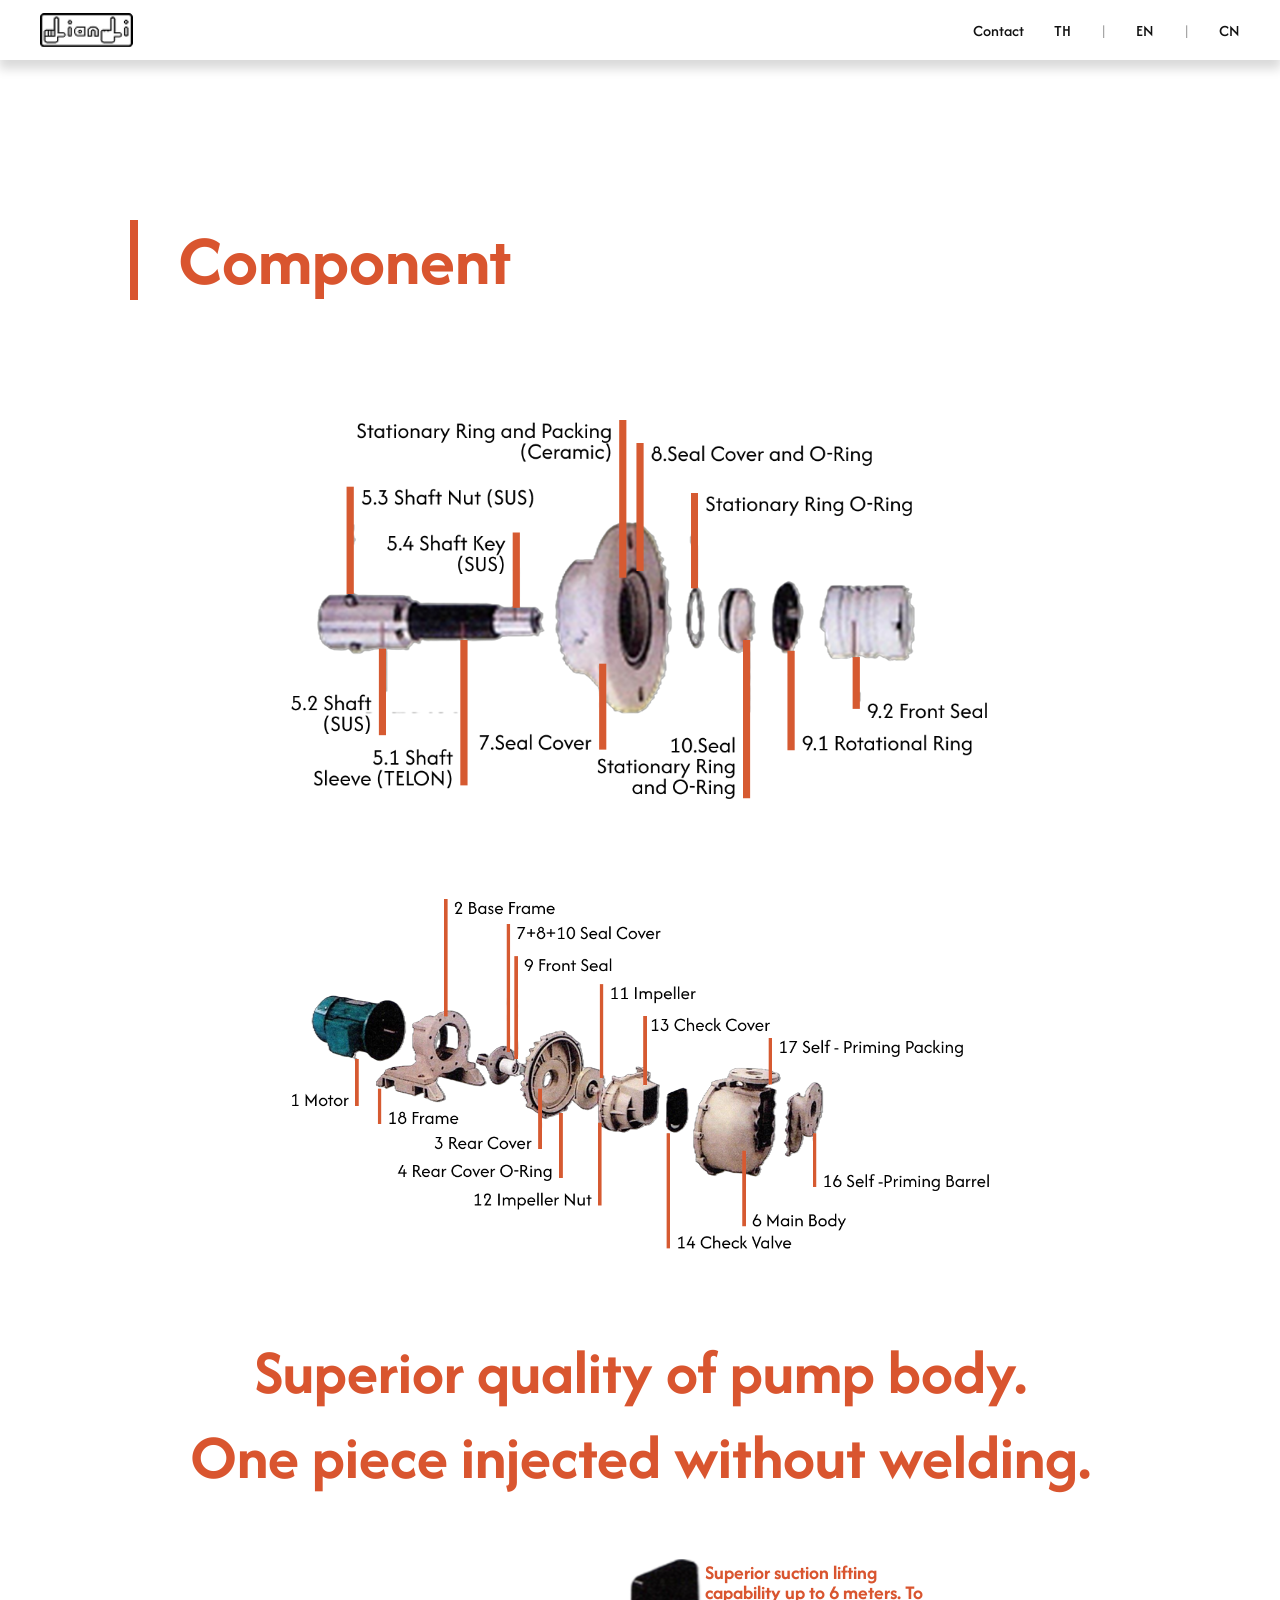
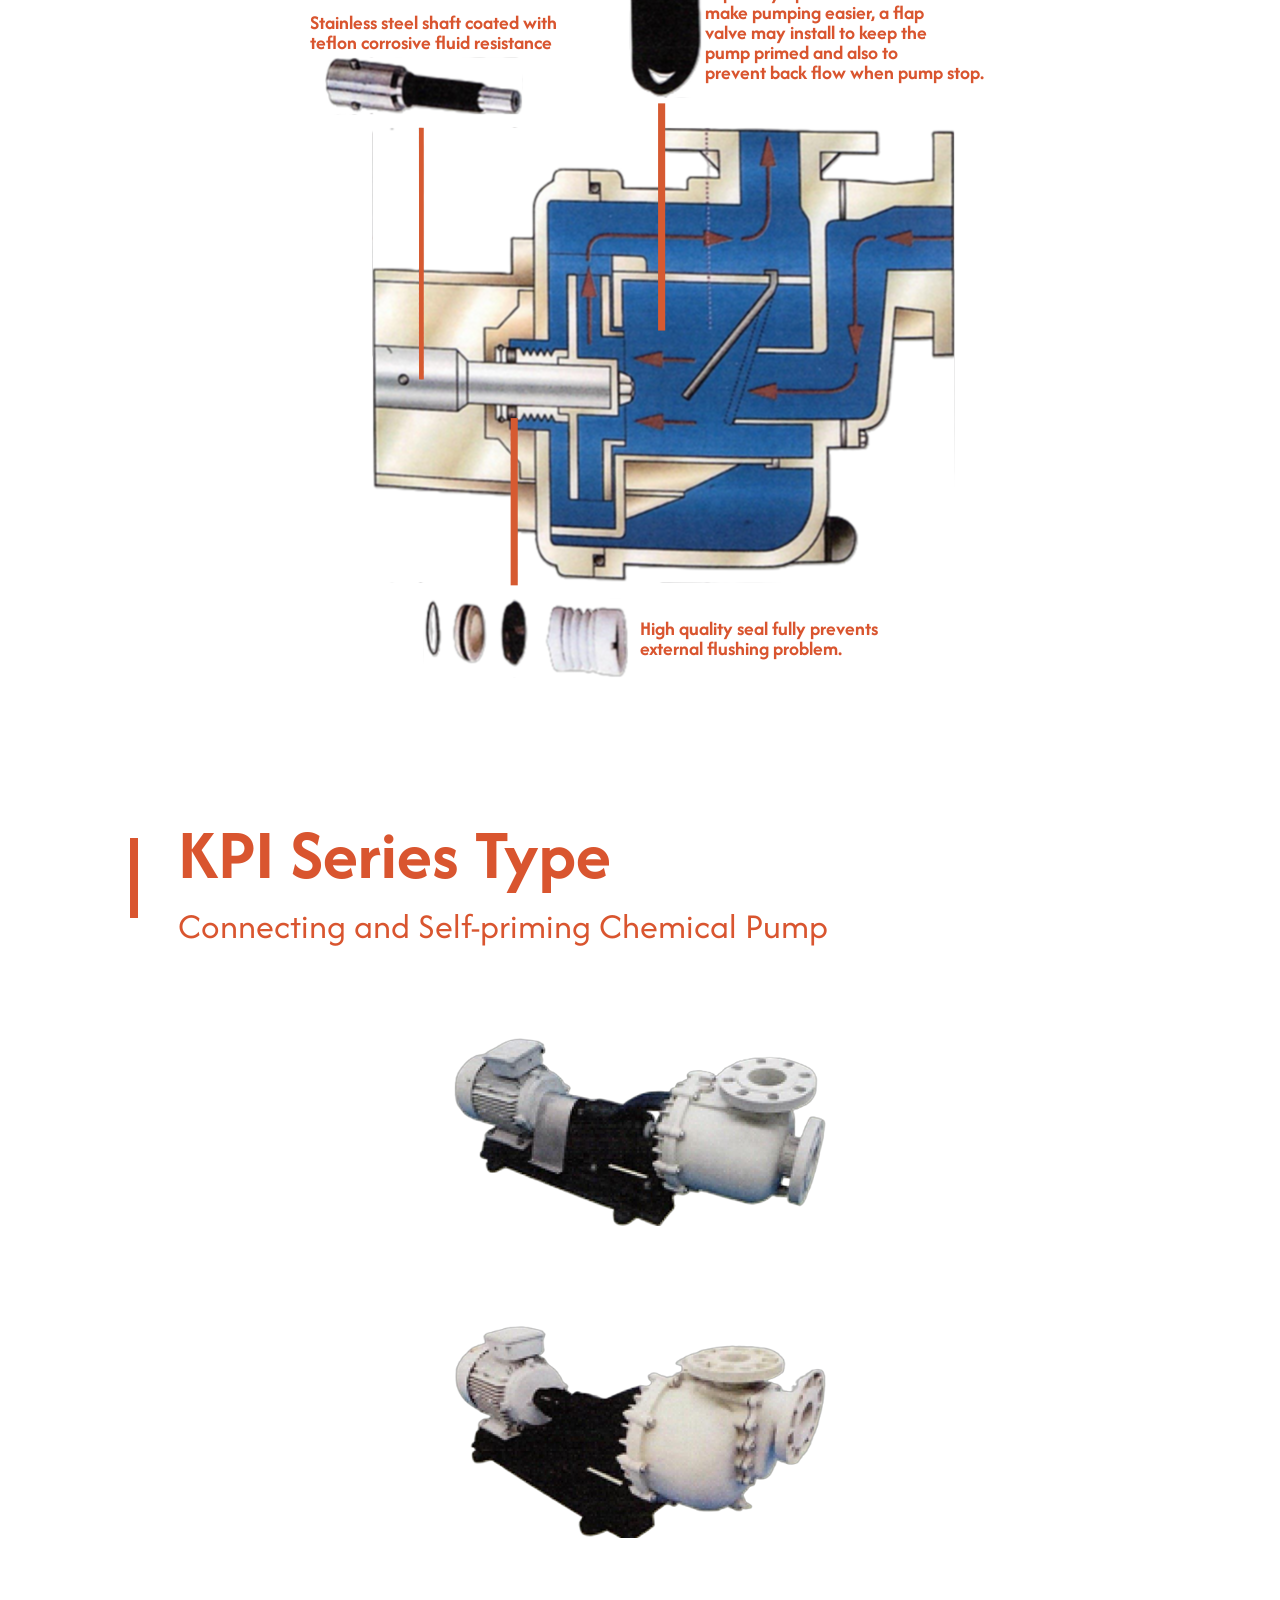
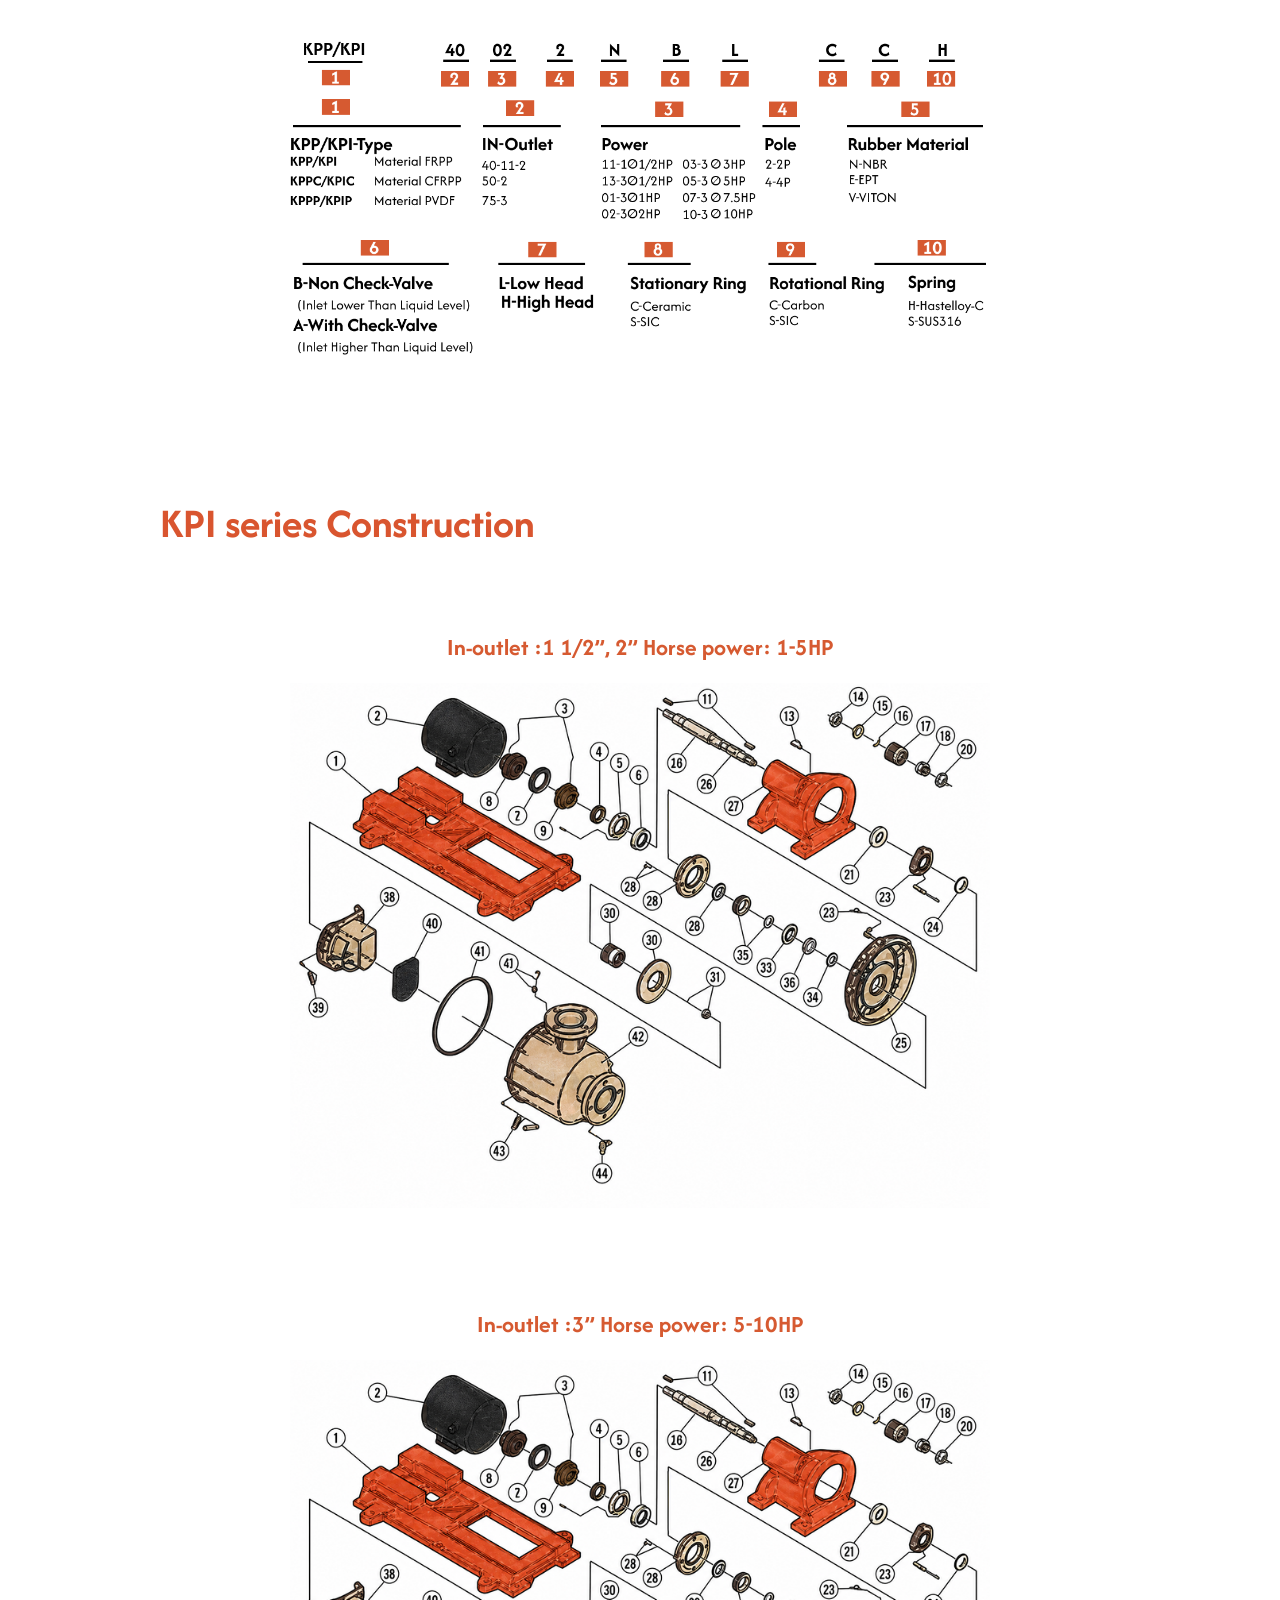
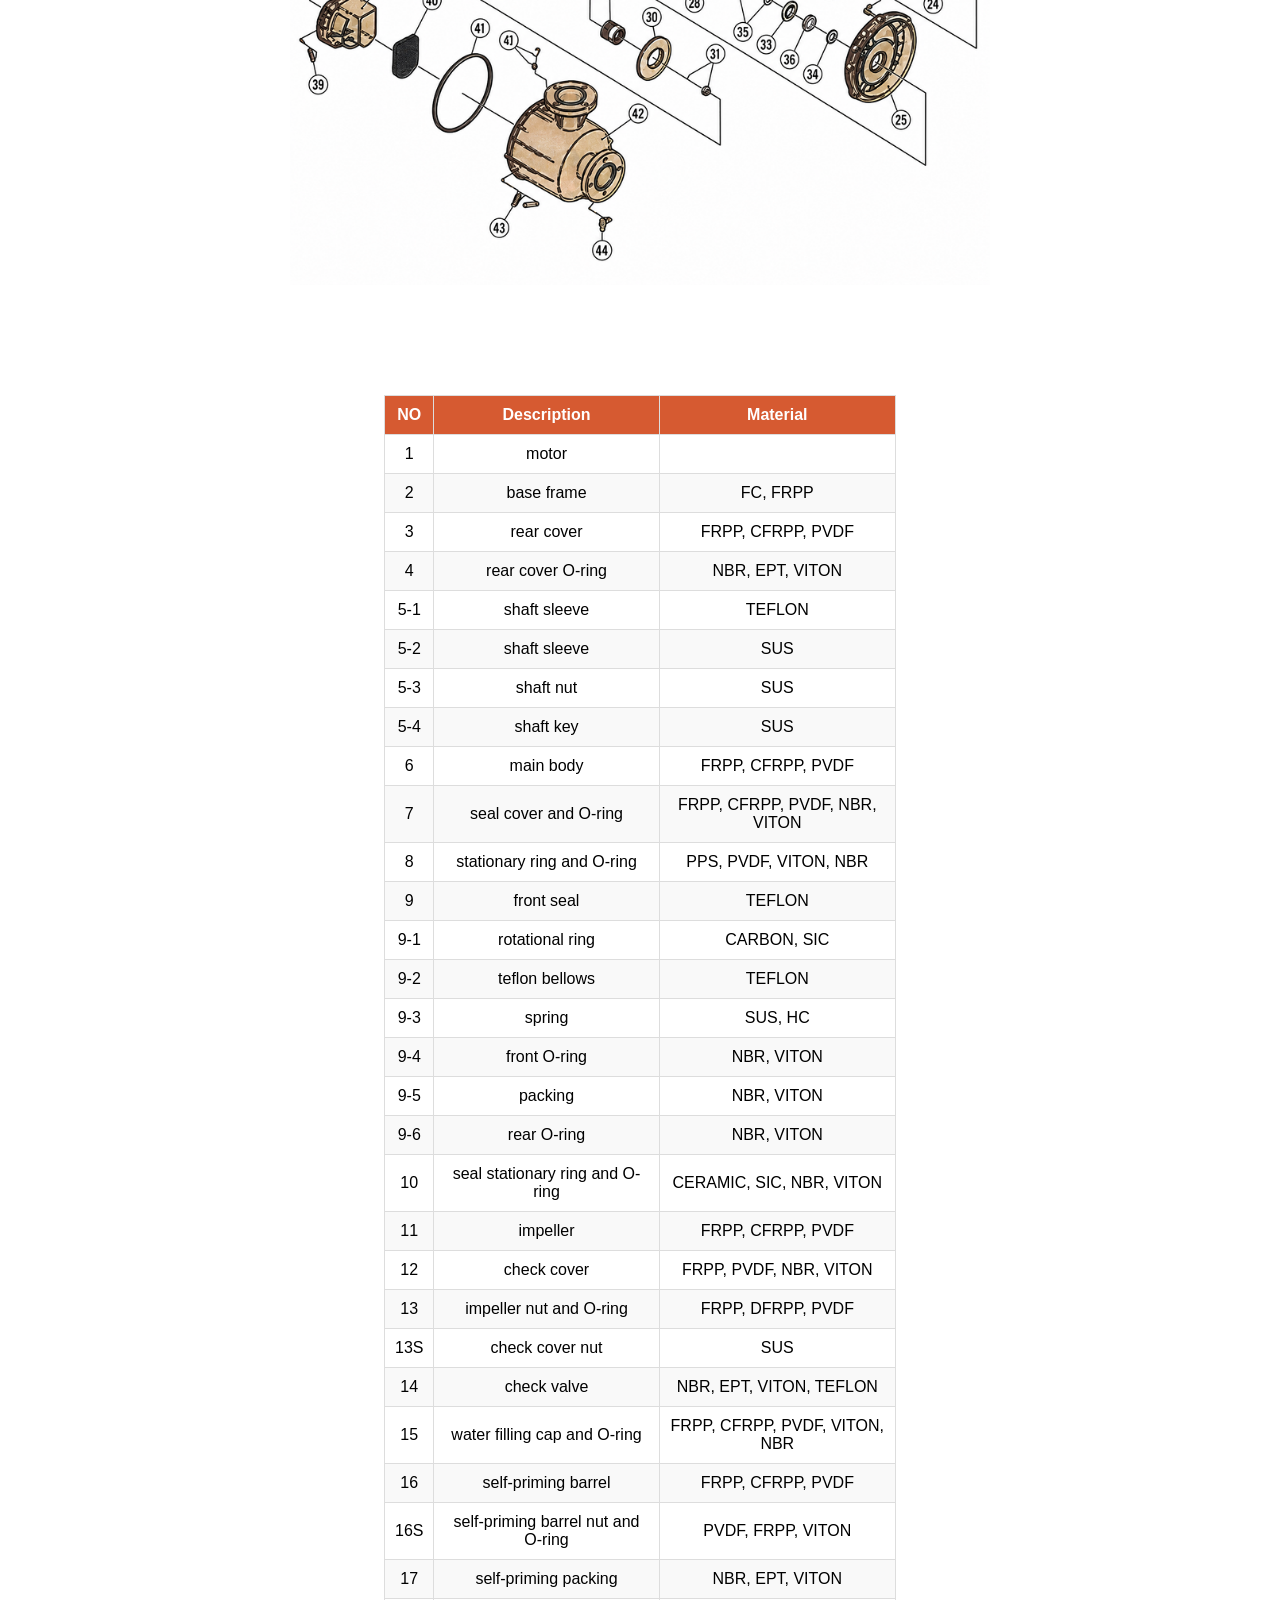
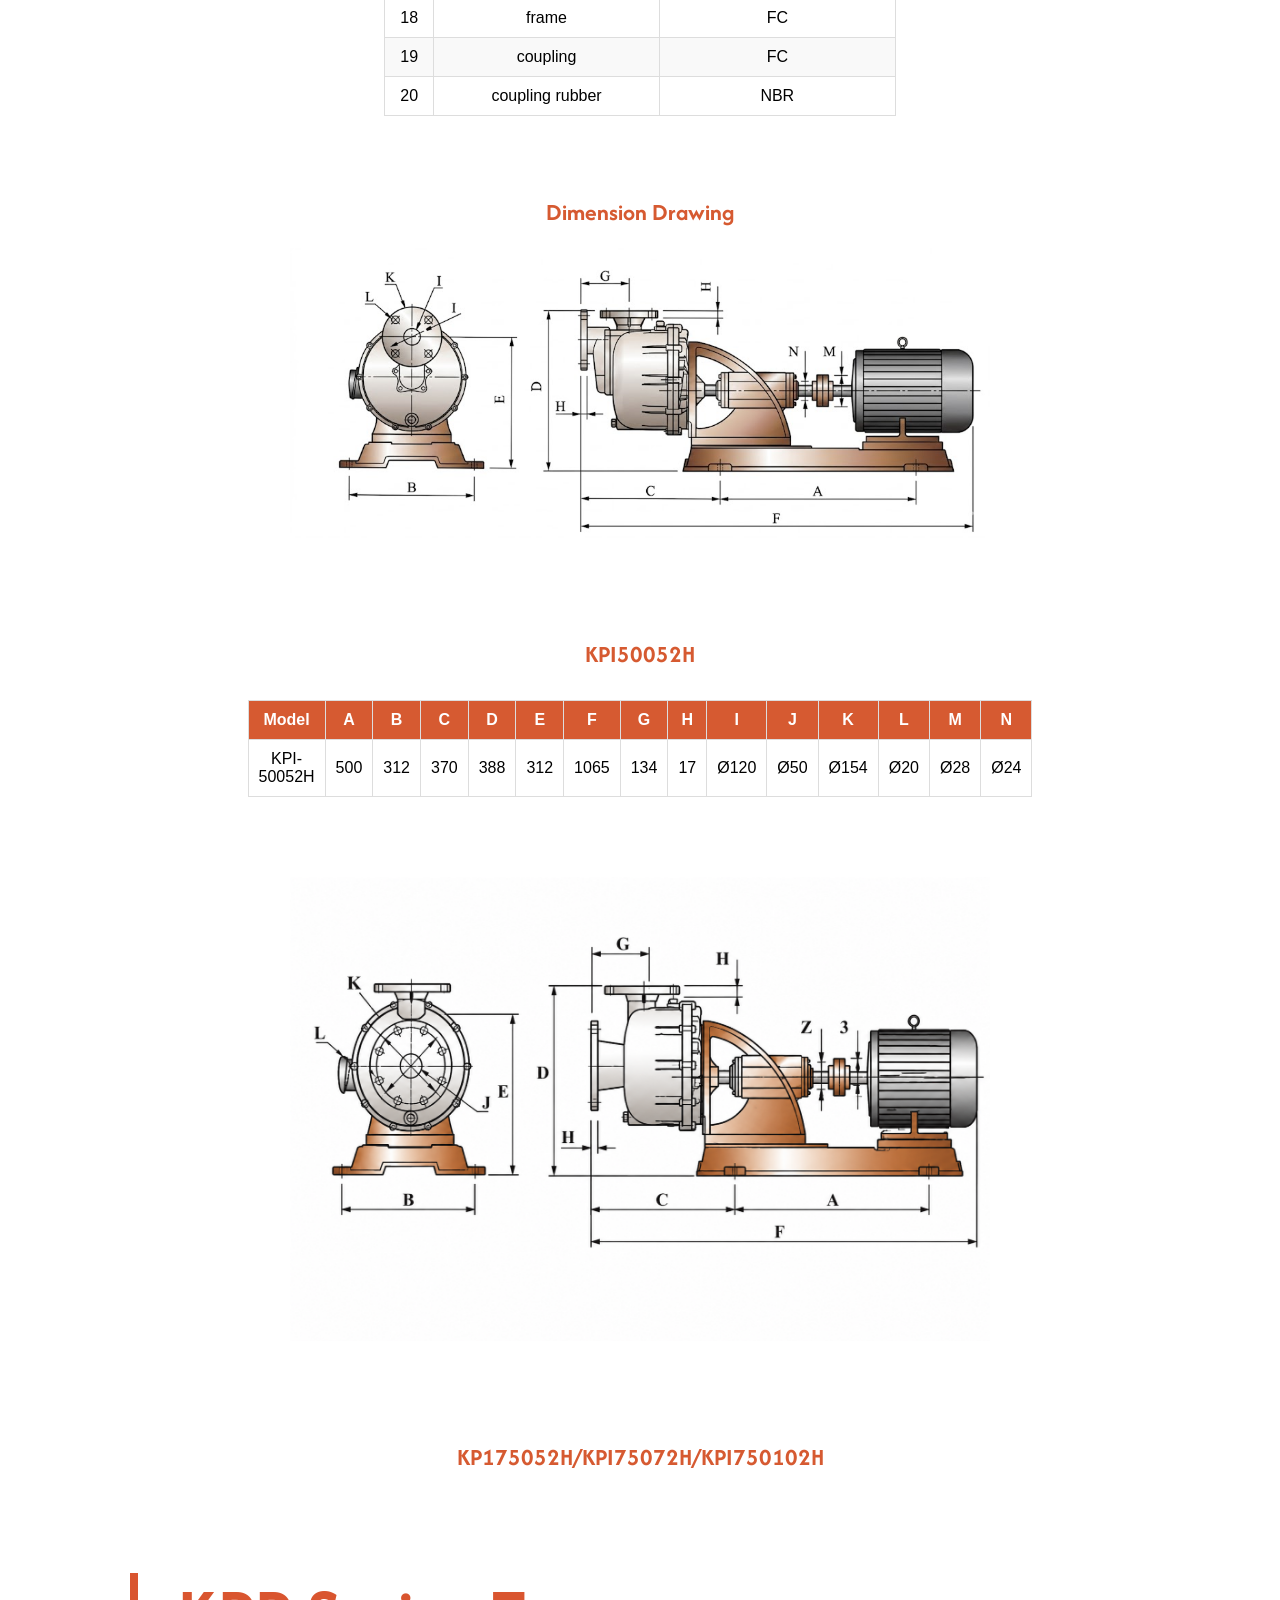
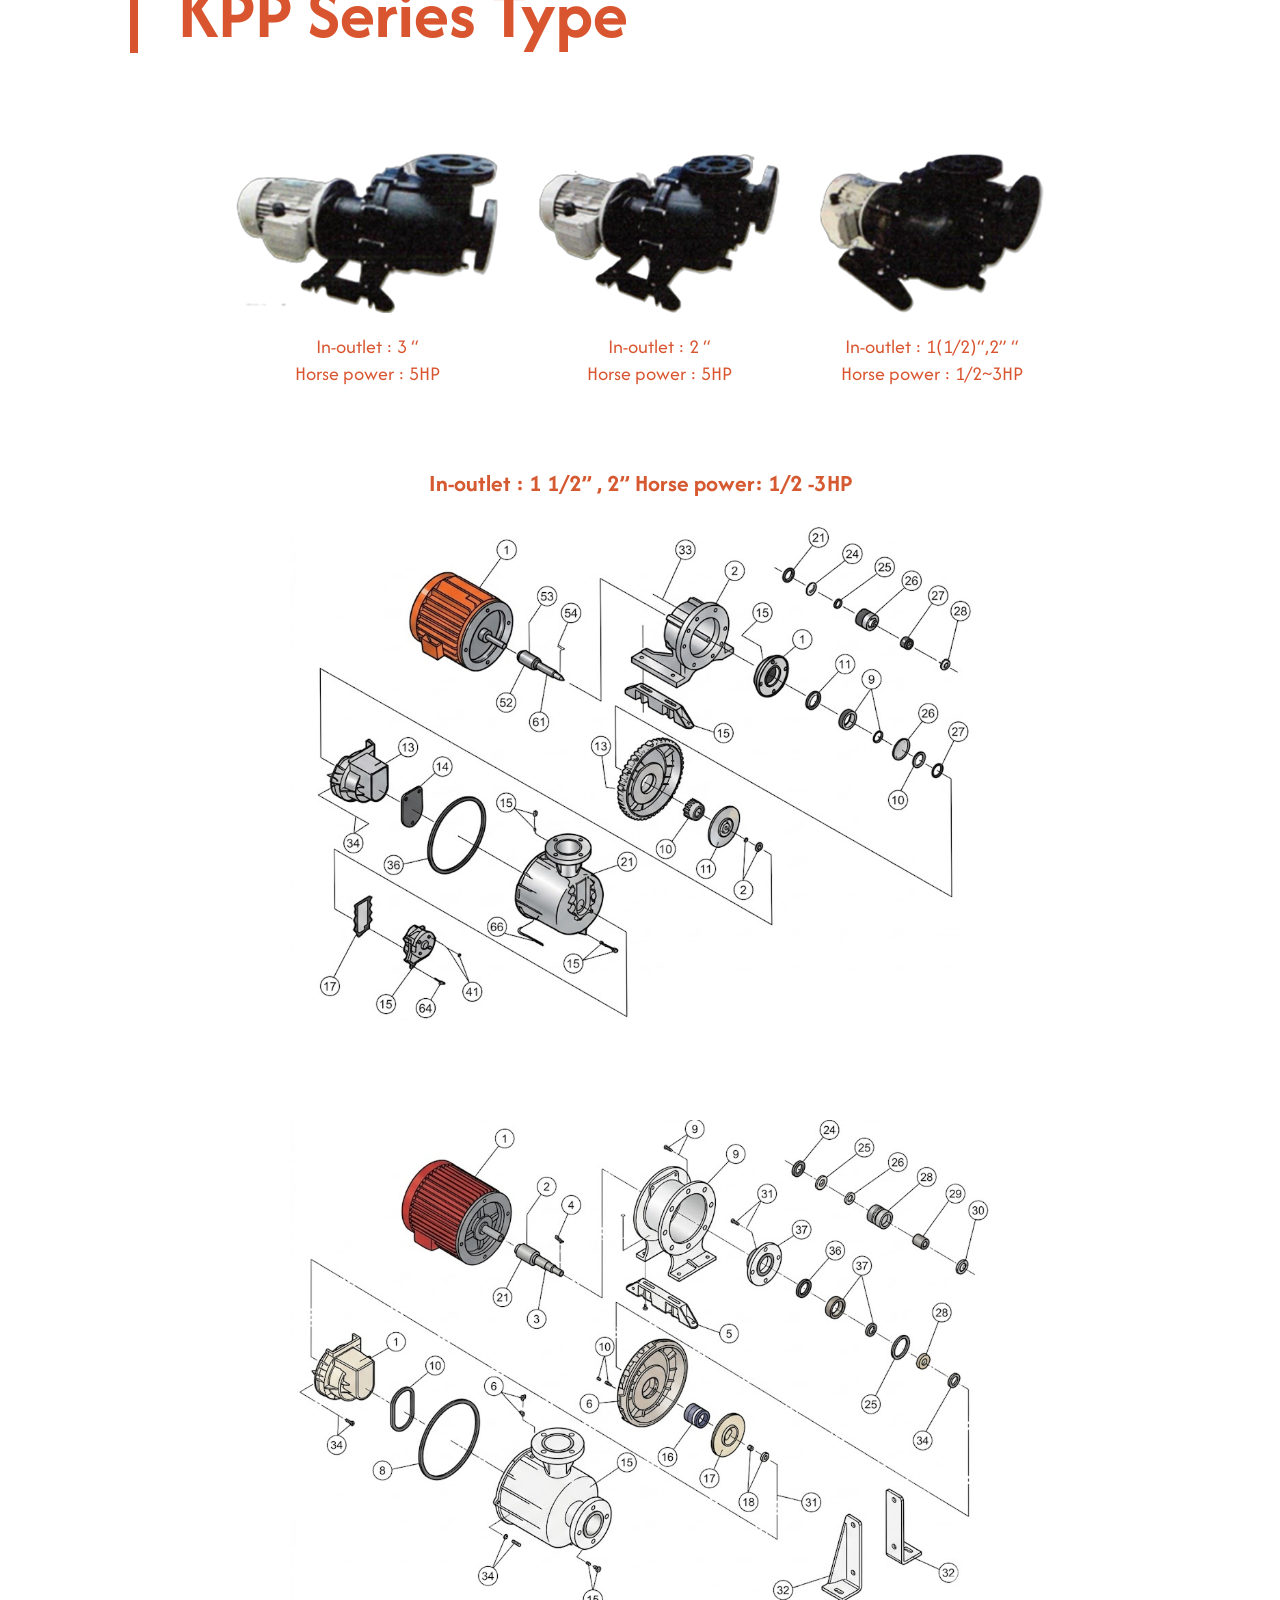
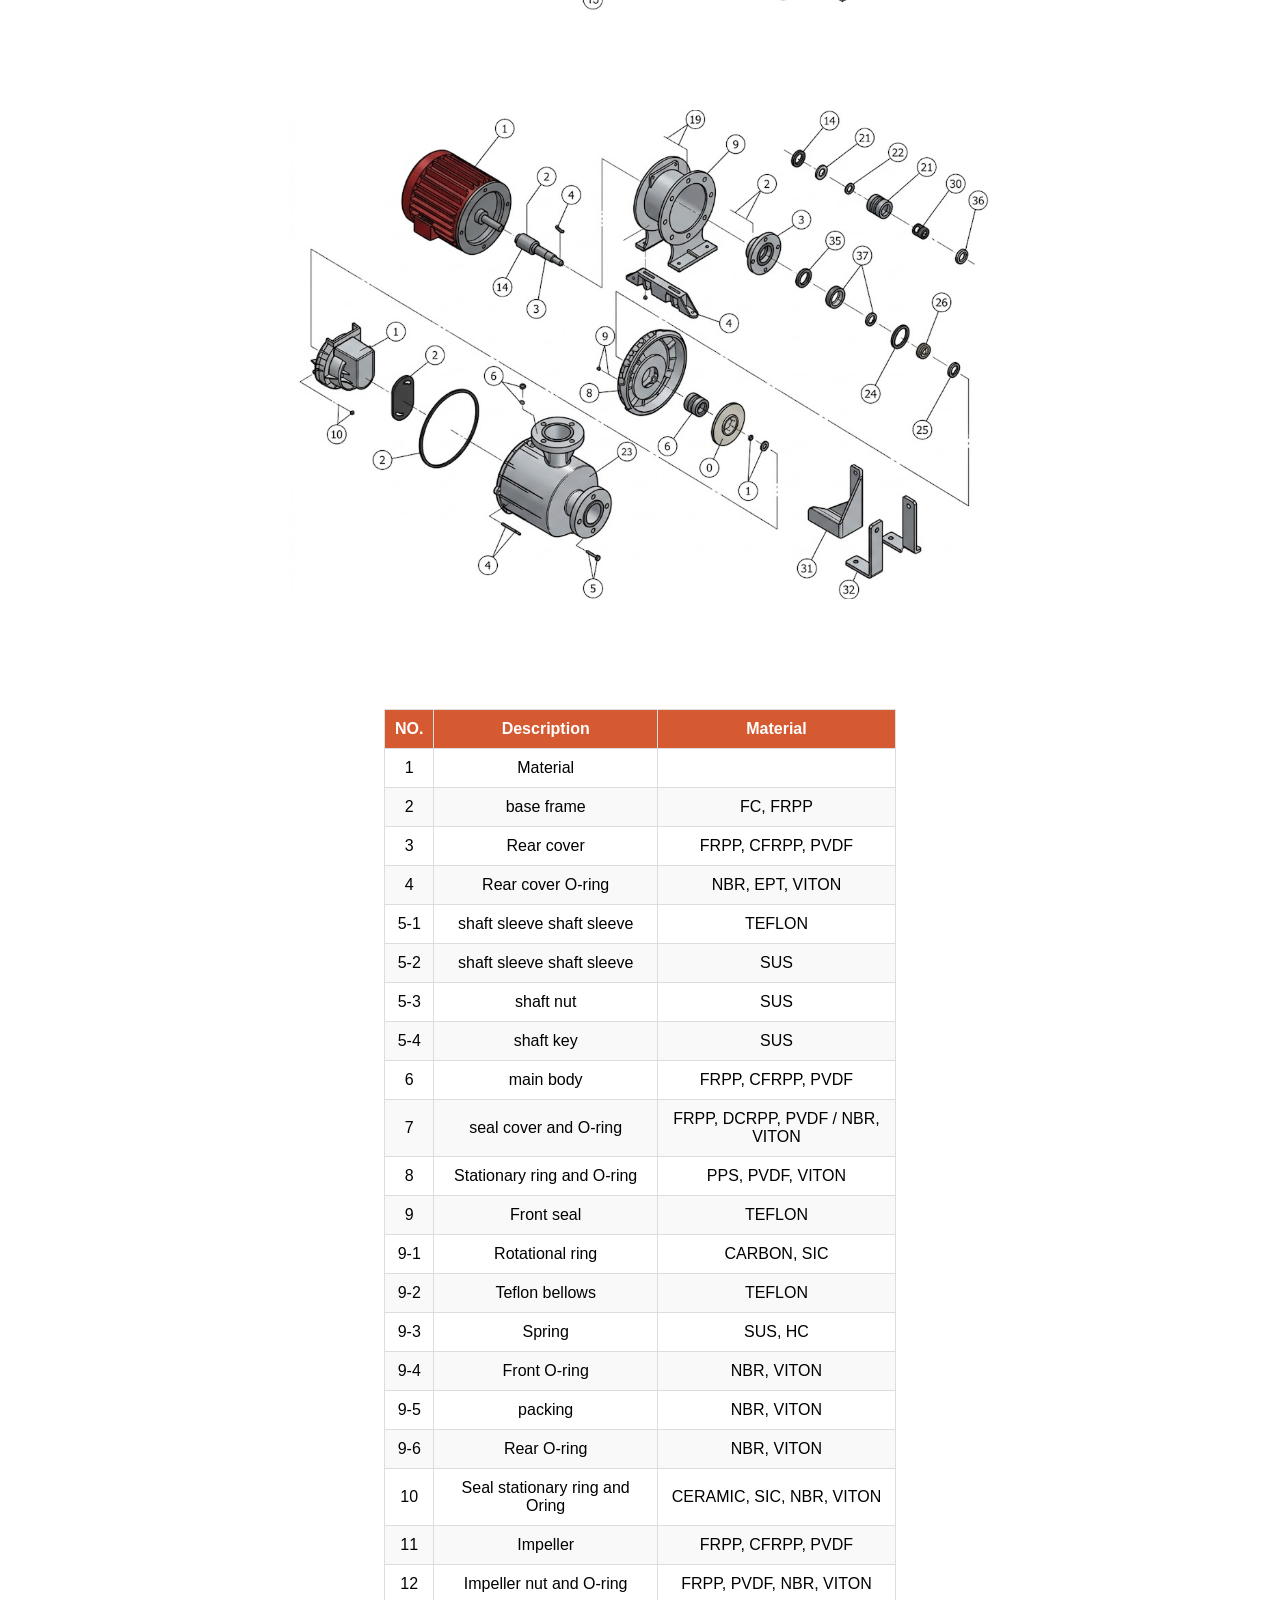
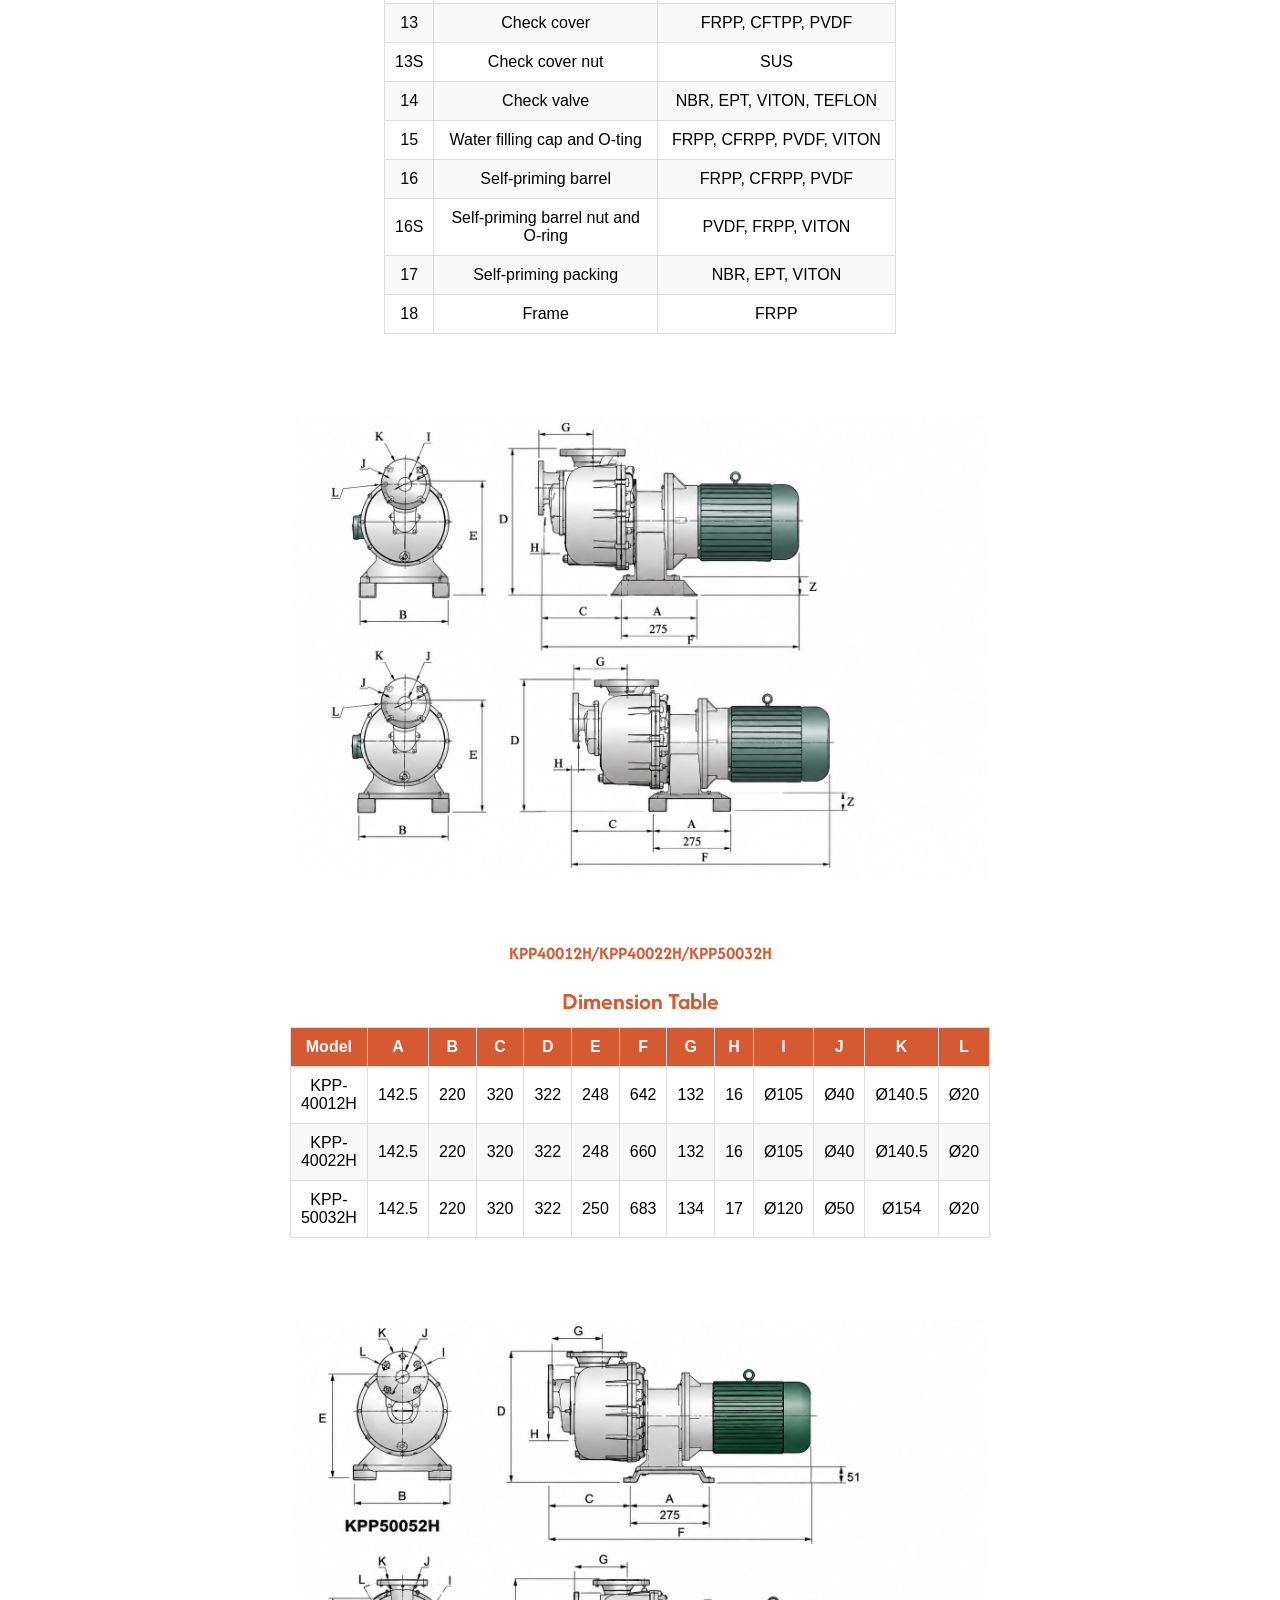
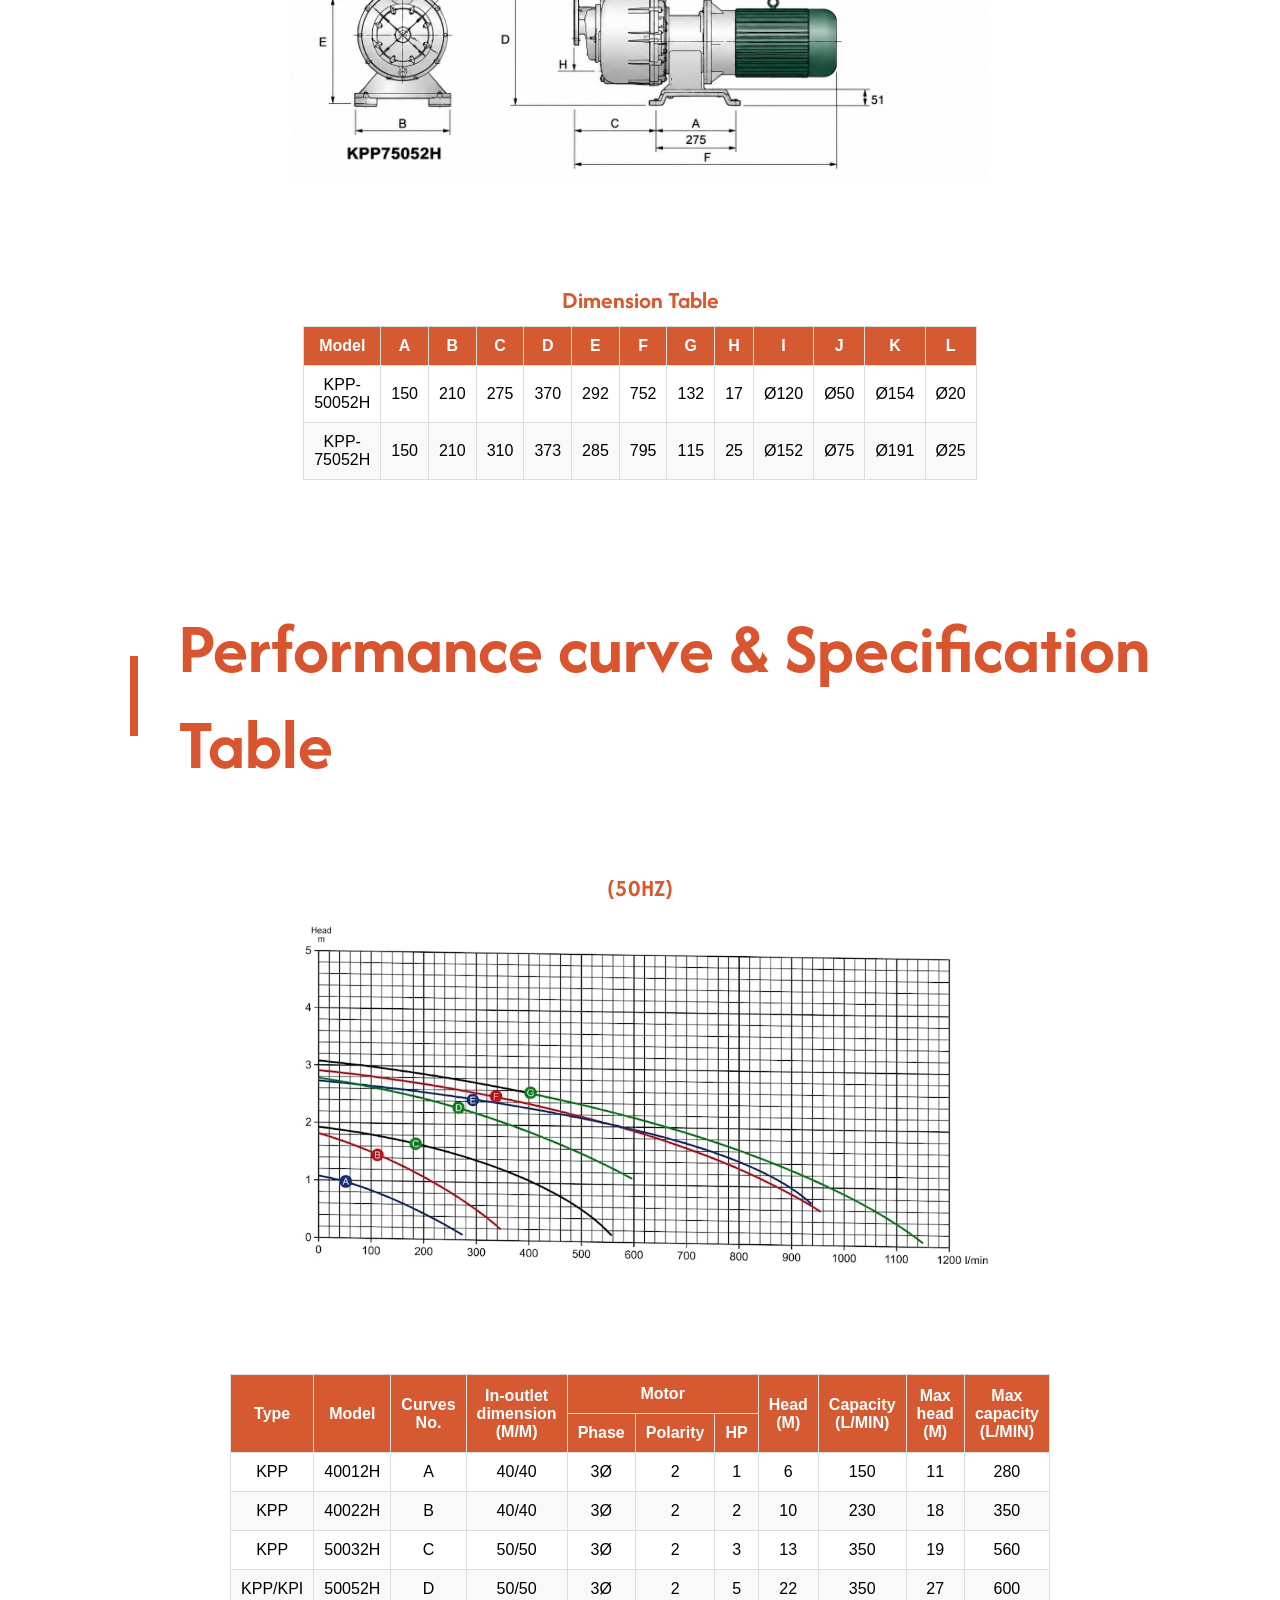
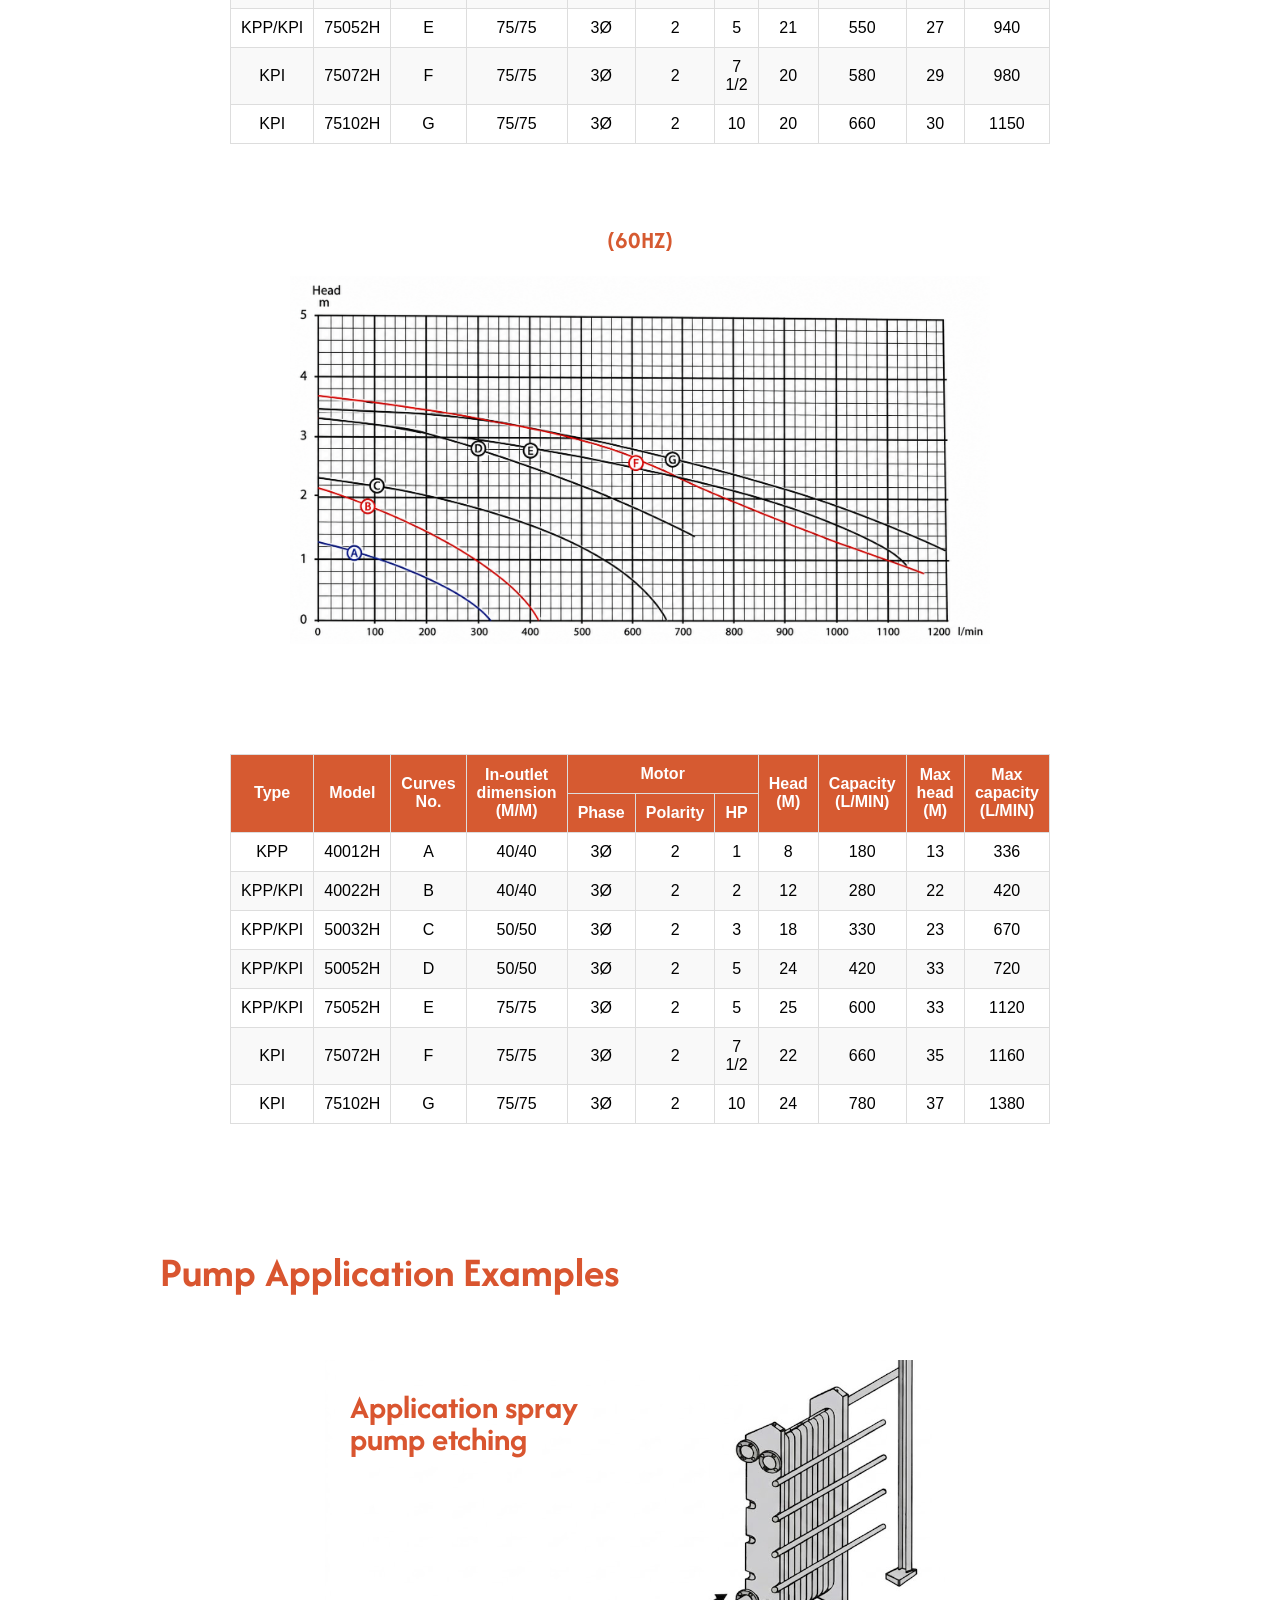
<file: chemical_pump.html>
<!DOCTYPE html>
<html lang="en">
<head>
    <meta charset="UTF-8">
    <meta name="viewport" content="width=device-width, initial-scale=1.0">
    <title>Chemical_pump</title>
<link href="https://fonts.googleapis.com/css2?family=Afacad:wght@400;700&display=swap" rel="stylesheet">
    <link rel="stylesheet" href="index.css">

  <script src="script.js" defer></script>
</head>
<body>
    
<header class="style_tab_menu">
  <div class="logo">
    <a href="index.html">
      <img src="mainpage/Lianli_logo.png" alt="Logo">
    </a>
  </div>

  <ul class="menu-list">
    <li><a href="#contact">Contact</a></li>
    <li><a href="#" onclick="setLang('th')">TH</a></li>
    <li class="divider">|</li>
    <li><a href="#" onclick="setLang('en')">EN</a></li>
    <li class="divider">|</li>
    <li><a href="#" onclick="setLang('cn')">CN</a></li>
  </ul>
</header>

<div class="section-title reveal">
  <span class="bar"></span>

  <h2>
    <span data-lang="en">Component</span>
    <span data-lang="th">ส่วนประกอบ</span>
    <span data-lang="cn">组件</span>
  </h2>
</div>

<div class="image-container reveal">
    <img src="Chemical_pump\shift nut.png" alt="Chemical_pump_component">
</div>

<div class="image-container reveal">
    <img src="Chemical_pump\motor.png" alt="Chemical_pump_motor">
</div>

  <div class="text-center reveal">
    <span data-lang="en">Superior quality of pump body. <br>One piece injected without welding.</span>
    <span data-lang="th">ตัวปั๊มคุณภาพเยี่ยม<br>ขึ้นรูปชิ้นเดียวด้วยการฉีดขึ้นรูปโดยไม่ต้องเชื่อม</span>
    <span data-lang="cn">泵体品质卓越。<br>一体注塑成型，无焊接结构。</span>
</div>



<div class="diagram-box reveal">
  <img src="Chemical_pump\Internal Pump 2.svg" alt="Internal Pump">
  <svg class="diagram-svg" viewBox="0 0 900 700">

<!-- EN -->
<text class="label-text reveal" data-lang="en">

  <!-- LEFT -->
  <tspan x="120" y="60">
    Stainless steel shaft coated with
  </tspan>
  <tspan x="120" y="80">
    teflon corrosive fluid resistance
  </tspan>

  <!-- Right -->
  <tspan x="515" y="10">
    Superior suction lifting
  </tspan>
  <tspan x="515" y="30">
    capability up to 6 meters. To
  </tspan>
  <tspan x="515" y="50">
    make pumping easier, a flap 
  </tspan>
  <tspan x="515" y="70">
    valve may install to keep the
  </tspan>  
  <tspan x="515" y="90">
    pump primed and also to
  </tspan>
  <tspan x="515" y="110">
    prevent back flow when pump stop.
  </tspan>

  <!-- Bottom -->
  <tspan x="450" y="666">
    High quality seal fully prevents
  </tspan>
  <tspan x="450" y="686">
    external flushing problem.
  </tspan>
</text>

<!-- TH -->
<text x="120" y="160" class="label-text-th" data-lang="th">
<!-- LEFT -->
  <tspan x="120" y="40">
    เพลาเหล็กสแตนเลสเคลือบด้วย
  </tspan>
  <tspan x="120" y="60">
    ความต้านทานของเทฟลอนต่อ
  </tspan>
  <tspan x="120" y="80">
    ของเหลวกัดกร่อน
  </tspan>

    <!-- Right -->
  <tspan x="515" y="10">
    การยกด้วยระบบดูดที่เหนือกว่า
  </tspan>
  <tspan x="515" y="30">
    สามารถใช้งานได้ไกลถึง 6 เมตร
  </tspan>
  <tspan x="515" y="50">
    ช่วยให้การปั๊มง่ายขึ้น มีแผ่นปิด
  </tspan>
  <tspan x="515" y="70">
    วาล์วอาจติดตั้งเพื่อคงไว้ซึ่ง
  </tspan>  
  <tspan x="515" y="90">
    ปั๊มพร้อมใช้งานแล้ว และเพื่อ
  </tspan>
  <tspan x="515" y="110">
    ป้องกันการไหลย้อนกลับเมื่อปั๊มหยุดทำงาน
  </tspan>

    <!-- Bottom -->
  <tspan x="450" y="666">
    ซีลคุณภาพสูงป้องกันได้อย่างสมบูรณ์
  </tspan>
  <tspan x="450" y="686">
    ปัญหาการล้างภายนอก
  </tspan>
    </text>

    <!-- CN -->
    <text x="120" y="160" class="label-text" data-lang="cn">
    
    <!-- LEFT -->
      <tspan x="120" y="10">不锈钢轴表面涂覆特氟龙，</tspan>
      <tspan x="120" y="40">具有耐腐蚀液体性能。</tspan>

    <!-- Right -->
     <tspan x="515" y="10">卓越的吸上能力，最高可达 6 米</tspan>
     <tspan x="515" y="40">为了使泵送更加容易</tspan>
     <tspan x="515" y="70">可安装止回阀（Flap Valve）</tspan>
     <tspan x="515" y="100">以保持泵内充液状态，</tspan>
     <tspan x="515" y="130">并在水泵停止时防止液体回流。</tspan>

    <!-- Bottom -->
    <tspan x="450" y="666">高品质密封设计，</tspan>
    <tspan x="450" y="696">可完全防止外部泄漏问题。</tspan>
    </text>
  </svg>
</div>
</div>

<div class="section-title reveal">
  <span class="bar"></span>
  <div class="title-text">
  <h2>
    <span data-lang="en">KPI Series Type</span>
    <span data-lang="th">KPI Series Type</span>
    <span data-lang="cn">KPI Series Type</span>
  </h2>

  <h5>
    <span data-lang="en">Connecting and Self-priming Chemical Pump</span>
    <span data-lang="th">ปั๊มเคมีแบบต่อเชื่อมและดูดเองได้</span>
    <span data-lang="cn">自吸式化工泵连接系统</span>    
  </h5>
  </div>
</div>

<div class="image-container-minor reveal">
    <img src="Chemical_pump\KPI front.png" alt="KPI front">
</div>
<div class="image-container-minor reveal">
    <img src="Chemical_pump\KPI back.png" alt="KPI back">
</div>

<div class="image-container reveal">
    <img src="Chemical_pump\KPI score detail.png" alt="KPI score detail">
</div>

<div class="section-title-minor reveal">
  <h2>
    <span data-lang="en">KPI series Construction</span>
    <span data-lang="th">KPI series Construction</span>
    <span data-lang="cn">KPI series Construction</span>
  </h2>
</div>

<div class="Construction-text reveal-up">
    <span data-lang="en">In-outlet :1 1/2”, 2” Horse power: 1-5HP</span>
    <span data-lang="th">ขนาดช่องต่อเข้า: 1 1/2”, 2” กำลังมอเตอร์: 1-5 แรงม้า</span>
    <span data-lang="cn">进出口径：1 1/2” 、2” 马力：1–5HP</span>
</div>



<div class="image-container reveal">
    <img src="Chemical_pump\In_outlet1.png" alt="Chemical_pump_component">
</div>


<div class="Construction-text reveal-up">
    <span data-lang="en">In-outlet :3” Horse power: 5-10HP</span>
    <span data-lang="th">ช่องเสียบ: 3 นิ้ว กำลังม้า: 5-10 แรงม้า</span>
    <span data-lang="cn">进出口径：3” 马力：5–10HP</span>
</div>
<div class="image-container reveal">
    <img src="Chemical_pump\In_outlet1.png" alt="Chemical_pump_component">
</div>

<table border="1" cellpadding="10" cellspacing="0">
  <thead>
    <tr>
      <th>NO</th>
      <th>
        <span data-lang="en">Description</span>
        <span data-lang="th">คำอธิบาย</span>
        <span data-lang="cn">说明</span>
      </th>
      <th>
        <span data-lang="en">Material</span>
        <span data-lang="th">วัสดุ</span>
        <span data-lang="cn">材料</span>
      </th>
    </tr>
  </thead>
  <tbody>
    <tr>
        <td>1</td><td> 
        <span data-lang="en">motor</span>
        <span data-lang="th">motor</span>
        <span data-lang="cn">马达</span>
    
    </td><td></td>
    </tr>
    <tr>
        <td>2</td>
        <td>
        <span data-lang="en">base frame</span>
        <span data-lang="th">base frame</span>
        <span data-lang="cn">底座框架</span>
        </td>
        <td>FC, FRPP</td>
    </tr>
    <tr>
        <td>3</td>
        <td>
        <span data-lang="en">rear cover</span>
        <span data-lang="th">rear cover</span>
        <span data-lang="cn">后盖</span>
        </td><td>FRPP, CFRPP, PVDF</td>
    </tr>
    <tr>
        <td>4</td>
        <td>
        <span data-lang="en">rear cover O-ring</span>
        <span data-lang="th">rear cover O-ring</span>
        <span data-lang="cn">后盖O型圈</span>
        </td><td>NBR, EPT, VITON</td>
    </tr>
    <tr>
        <td>5-1</td>
        <td>
        <span data-lang="en">shaft sleeve</span>
        <span data-lang="th">shaft sleeve</span>
        <span data-lang="cn">轴套</span>
        </td>
        <td>TEFLON</td>
    </tr>
    <tr>
        <td>5-2</td>
        <td>
        <span data-lang="en">shaft sleeve</span>
        <span data-lang="th">shaft sleeve</span>
        <span data-lang="cn">轴套</span>
        </td>
        <td>SUS</td>
    </tr>
    <tr>
        <td>5-3</td>
        <td>
        <span data-lang="en">shaft nut</span>
        <span data-lang="th">shaft nut</span>
        <span data-lang="cn">轴螺母</span>
        </td>
        <td>SUS</td>
    </tr>
    <tr>
        <td>5-4</td>
        <td>
        <span data-lang="en">shaft key</span>
        <span data-lang="th">shaft key</span>
        <span data-lang="cn">轴键</span>
        </td>
        <td>SUS</td>
    </tr>
    <tr>
        <td>6</td>
        <td>
        <span data-lang="en">main body</span>
        <span data-lang="th">ลำตัวหลัก</span>
        <span data-lang="cn">泵体</span>
        </td>
        <td>FRPP, CFRPP, PVDF</td>
    </tr>
    <tr>
        <td>7</td>
        <td>
        <span data-lang="en">seal cover and O-ring</span>
        <span data-lang="th">seal cover และ O-ring</span>
        <span data-lang="cn">密封盖及O型圈</span>
        </td>
        <td>FRPP, CFRPP, PVDF, NBR, VITON</td>
    </tr>
    <tr>
        <td>8</td>
        <td>
        <span data-lang="en">stationary ring and O-ring</span>
        <span data-lang="th">stationary ring และ O-ring</span>
        <span data-lang="cn">固定环及O型圈</span>
        </td>
        <td>PPS, PVDF, VITON, NBR</td>
    </tr>
    <tr>
        <td>9</td>
        <td>
        <span data-lang="en">front seal</span>
        <span data-lang="th">stationary ring และ O-ring</span>
        <span data-lang="cn">前密封件</span>
        </td>
        <td>TEFLON</td>
    </tr>
    <tr>
        <td>9-1</td>
        <td>
        <span data-lang="en">rotational ring</span>
        <span data-lang="th">rotational ring</span>
        <span data-lang="cn">旋转环</span>
        </td>
        <td>CARBON, SIC</td>
    </tr>
    <tr>
        <td>9-2</td>
        <td>
        <span data-lang="en">teflon bellows</span>
        <span data-lang="th">teflon bellows</span>
        <span data-lang="cn">铁氟龙波纹管</span>
        </td>
        <td>TEFLON</td>
    </tr>
    <tr>
      <td>9-3</td>
      <td>
        <span data-lang="en">spring</span>
        <span data-lang="th">spring</span>
        <span data-lang="cn">弹簧</span>
      </td>
      <td>SUS, HC</td>
    </tr>
    <tr><td>9-4</td>
      <td>
        <span data-lang="en">front O-ring</span>
        <span data-lang="th">front O-ring</span>
        <span data-lang="cn">前O型圈</span>
      </td>
      <td>NBR, VITON</td>
    </tr>
    <tr>
      <td>9-5</td>
      <td>
        <span data-lang="en">packing</span>
        <span data-lang="th">packing</span>
        <span data-lang="cn">密封垫片</span>
      </td>
      <td>NBR, VITON</td>
    </tr>
    <tr>
      <td>9-6</td>
      <td>
        <span data-lang="en">rear O-ring</span>
        <span data-lang="th">rear O-ring</span>
        <span data-lang="cn">后O型圈</span>
      </td>
      <td>NBR, VITON</td>
    </tr>
    <tr>
      <td>10</td>
      <td>
        <span data-lang="en">seal stationary ring and O-ring</span>
        <span data-lang="th">seal stationary ring และ O-ring</span>
        <span data-lang="cn">密封固定环及O型圈</span>
      </td>
      <td>CERAMIC, SIC, NBR, VITON</td>
    </tr>
    <tr>
      <td>11</td>
      <td>
        <span data-lang="en">impeller</span>
        <span data-lang="th">impeller</span>
        <span data-lang="cn">叶轮</span>
      </td>
      <td>FRPP, CFRPP, PVDF</td>
    </tr>
    <tr>
      <td>12</td>
      <td>
        <span data-lang="en">check cover</span>
        <span data-lang="th">check cover</span>
        <span data-lang="cn">止回盖</span>
      </td>
      <td>FRPP, PVDF, NBR, VITON</td>
    </tr>
    <tr>
      <td>13</td>
      <td>
        <span data-lang="en">impeller nut and O-ring</span>
        <span data-lang="th">impeller nut และ O-ring</span>
        <span data-lang="cn">叶轮螺母及O型圈</span>
      </td>
      <td>FRPP, DFRPP, PVDF</td>
    </tr>
    <tr>
      <td>13S</td>
      <td>
        <span data-lang="en">check cover nut</span>
        <span data-lang="th">check cover nut</span>
        <span data-lang="cn">止回盖螺母</span>
      </td>
      <td>SUS</td>
    </tr>
    <tr>
      <td>14</td>
      <td>
        <span data-lang="en">check valve</span>
        <span data-lang="th">check valve</span>
        <span data-lang="cn">止回阀</span>
      </td>
      <td>NBR, EPT, VITON, TEFLON</td>
    </tr>
    <tr>
      <td>15</td>
      <td>
        <span data-lang="en">water filling cap and O-ring</span>
        <span data-lang="th">water filling cap และ O-ring</span>
        <span data-lang="cn">注水盖及O型圈</span>
      </td>
      <td>FRPP, CFRPP, PVDF, VITON, NBR</td>
    </tr>
    <tr>
      <td>16</td>
      <td>
        <span data-lang="en">self-priming barrel</span>
        <span data-lang="th">self-priming barrel</span>
        <span data-lang="cn">自吸桶</span>
      </td>
      <td>FRPP, CFRPP, PVDF</td>
    </tr>
    <tr>
      <td>16S</td>
      <td>
        <span data-lang="en">self-priming barrel nut and O-ring</span>
        <span data-lang="th">self-priming barrel nut และ O-ring</span>
        <span data-lang="cn">自吸桶螺母及O型圈</span>
      </td>
      <td>PVDF, FRPP, VITON</td>
    </tr>
    <tr>
      <td>17</td>
      <td>
        <span data-lang="en">self-priming packing</span>
        <span data-lang="th">self-priming packing</span>
        <span data-lang="cn">自吸密封垫片</span>
      </td>
      <td>NBR, EPT, VITON</td>
    </tr>
    <tr>
      <td>18</td>
      <td>
        <span data-lang="en">frame</span>
        <span data-lang="th">frame</span>
        <span data-lang="cn">机架</span>
      </td>
      <td>FC</td>
    </tr>
    <tr>
      <td>19</td>
      <td>
        <span data-lang="en">coupling</span>
        <span data-lang="th">coupling</span>
        <span data-lang="cn">联轴器</span>
      </td>
      <td>FC</td>
    </tr>
    <tr>
      <td>20</td>
      <td>
        <span data-lang="en">coupling rubber</span>
        <span data-lang="th">coupling rubber</span>
        <span data-lang="cn">联轴器橡胶</span>
      </td>
      <td>NBR</td>
    </tr>
  </tbody>
</table>

<div class="Construction-text reveal-up">
    <span data-lang="en">Dimension Drawing</span>
    <span data-lang="th">แบบร่างแสดงขนาด</span>
    <span data-lang="cn">外形尺寸图</span>
</div>

<div class="image-container reveal">
    <img src="Chemical_pump\KPI_diagram1.png" alt="Chemical_pump_component">
</div>

<div class="Construction-text reveal-up">
KPI50052H
</div>

<table border="1" cellpadding="10" cellspacing="0">
  <thead>
    <tr>
      <th>Model</th><th>A</th><th>B</th><th>C</th><th>D</th><th>E</th><th>F</th><th>G</th>
      <th>H</th><th>I</th><th>J</th><th>K</th><th>L</th><th>M</th><th>N</th>
    </tr>
  </thead>

  <tbody>
    <tr>
      <td>KPI-50052H</td><td>500</td><td>312</td><td>370</td><td>388</td><td>312</td>
      <td>1065</td><td>134</td><td>17</td><td>Ø120</td><td>Ø50</td><td>Ø154</td><td>Ø20</td><td>Ø28</td><td>Ø24</td>
    </tr>
  </tbody>
</table>

<div class="image-container reveal">
    <img src="Chemical_pump\KPI_diagram2.png" alt="Chemical_pump_component">
</div>
<div class="Construction-text reveal-up">
KP175052H/KPI75072H/KPI750102H
</div>

  <div class="section-title reveal">
    <span class="bar"></span>
    <div class="title-text">
      <h2>
        <span data-lang="en">KPP Series Type</span>
        <span data-lang="th">KPP Series Type</span>
        <span data-lang="cn">KPP Series Type</span>
      </h2>
    </div>
  </div>


<div class="product-container reveal">

  <div class="product reveal-up">
    <img src="Chemical_pump\KPP1.png" alt="">
    <p>
        <span data-lang="en">In-outlet : 3 “<br>Horse power : 5HP</span>
        <span data-lang="th">ช่องเสียบ: 3 นิ้ว<br>กำลังม้า: 5 แรงม้า</span>
        <span data-lang="cn"> 进出口口径：3英寸<br>马力：5HP</span>
    </p>
  </div>
  <div class="product reveal">
    <img src="Chemical_pump\KPP2.png" alt="">
    <p>
        <span data-lang="en">In-outlet : 2 “<br>Horse power : 5HP</span>
        <span data-lang="th">ช่องเสียบไฟเข้า : 2 นิ้ว <br>กำลังเครื่องยนต์ : 5 แรงม้า</span>
        <span data-lang="cn"> 进出口口径：2英寸<br>马力：5HP</span>
    </p>
  </div>
  <div class="product reveal">
    <img src="Chemical_pump\KPP3.png" alt="">
    <p>
        <span data-lang="en">In-outlet : 1(1/2)“,2” “<br>Horse power : 1/2~3HP</span>
        <span data-lang="th">ช่องต่อเข้า : 1(1/2)“,2” “<br>กำลังม้า : 1/2~3 แรงม้า</span>
        <span data-lang="cn"> 进出口口径：1½英寸、2英寸<br>马力：1/2～3HP</span>
    </p>
  </div>
</div>
<div class="Construction-text reveal">
    <span data-lang="en">In-outlet : 1 1/2” , 2” Horse power: 1/2 -3HP</span>
    <span data-lang="th">ช่องต่อเข้า: 1 1/2” , 2” กำลังมอเตอร์: 1/2 - 3 แรงม้า</span>
    <span data-lang="cn">进出口口径：1½英寸、2英寸马力：1/2～3HP</span>
</div>
<div class="image-container reveal">
    <img src="Chemical_pump\In_outletKPP1.png" alt="In_outletKPP1">
</div>
<div class="image-container reveal">
    <img src="Chemical_pump\In_outletKPP2.png" alt="In_outletKPP1">
</div>
<div class="image-container reveal">
    <img src="Chemical_pump\InoutletKPP3.png" alt="In_outletKPP1">
</div>

<table class="spec-table">
  <thead>
    <tr>
      <th>NO.</th>
      <th>
        <span data-lang="en">Description</span>
        <span data-lang="th">คำอธิบาย</span>
        <span data-lang="cn">说明</span>
      </th>
      <th>
        <span data-lang="en">Material</span>
        <span data-lang="th">วัสดุ</span>
        <span data-lang="cn">材料</span>
      </th>
    </tr>
  </thead>
  <tbody>
    <tr>
      <td>1</td>
      <td>
        <span data-lang="en">Material</span>
        <span data-lang="th">วัสดุ</span>
        <span data-lang="cn">材料</span>
      </td>
      <td></td>
    </tr>
    <tr>
      <td>2</td>
        <td>
        <span data-lang="en">base frame</span>
        <span data-lang="th">base frame</span>
        <span data-lang="cn">底座框架</span>
        </td>
      <td>FC, FRPP</td>
    </tr>
    <tr><td>3</td>
      <td>
        <span data-lang="en">Rear cover</span>
        <span data-lang="th">Rear cover</span>
        <span data-lang="cn">后盖</span>
      </td>
      <td>FRPP, CFRPP, PVDF</td>
    </tr>
    <tr>
      <td>4</td>
      <td>
        <span data-lang="en">Rear cover O-ring</span>
        <span data-lang="th">Rear cover O-ring</span>
        <span data-lang="cn">后盖O型圈</span>
      </td>
      <td>NBR, EPT, VITON</td>
    </tr>
    <tr>
      <td>5-1</td>
      <td>shaft sleeve
        <span data-lang="en">shaft sleeve</span>
        <span data-lang="th">shaft sleeve</span>
        <span data-lang="cn">轴套</span>
      </td>
      <td>TEFLON</td>
    </tr>
    <tr>
      <td>5-2</td>
      <td>shaft sleeve
        <span data-lang="en">shaft sleeve</span>
        <span data-lang="th">shaft sleeve</span>
        <span data-lang="cn">轴套</span>
      </td>
      <td>SUS</td>
    </tr>
    <tr>
      <td>5-3</td>
      <td>
        <span data-lang="en">shaft nut</span>
        <span data-lang="th">shaft nut</span>
        <span data-lang="cn">轴螺母</span>
      </td>
      <td>SUS</td>
    </tr>
    <tr>
      <td>5-4</td>
      <td>
        <span data-lang="en">shaft key</span>
        <span data-lang="th">shaft key</span>
        <span data-lang="cn">轴键</span>
      </td>
      <td>SUS</td>
    </tr>
    <tr>
      <td>6</td>
      <td>
        <span data-lang="en">main body</span>
        <span data-lang="th">main body</span>
        <span data-lang="cn">主体</span>
      </td>
      <td>FRPP, CFRPP, PVDF</td>
    </tr>
    <tr>
      <td>7</td>
      <td>
        <span data-lang="en">seal cover and O-ring</span>
        <span data-lang="th">seal cover และ O-ring</span>
        <span data-lang="cn">密封盖及O型圈</span>
      </td>
      <td>FRPP, DCRPP, PVDF / NBR, VITON</td>
    </tr>
    <tr>
      <td>8</td>
      <td>
        <span data-lang="en">Stationary ring and O-ring</span>
        <span data-lang="th">Stationary ring และ O-ring</span>
        <span data-lang="cn">静环及O型圈</span>
      </td>
      <td>PPS, PVDF, VITON</td>
    </tr>
    <tr>
      <td>9</td>
      <td>
        <span data-lang="en">Front seal</span>
        <span data-lang="th">Front seal</span>
        <span data-lang="cn">前密封</span>
      </td>
      <td>TEFLON</td>
    </tr>
    <tr>
      <td>9-1</td>
      <td>
        <span data-lang="en">Rotational ring</span>
        <span data-lang="th">Rotational ring</span>
        <span data-lang="cn">动环</span>
      </td>
      <td>CARBON, SIC</td>
    </tr>
    <tr>
      <td>9-2</td>
      <td>
        <span data-lang="en">Teflon bellows</span>
        <span data-lang="th">Teflon bellows</span>
        <span data-lang="cn">聚四氟乙烯波纹管</span>
      </td>
      <td>TEFLON</td>
    </tr>
    <tr>
      <td>9-3</td>
      <td>
        <span data-lang="en">Spring</span>
        <span data-lang="th">Spring</span>
        <span data-lang="cn">弹簧</span>
      </td>
      <td>SUS, HC</td>
    </tr>
    <tr>
      <td>9-4</td>
      <td>
        <span data-lang="en">Front O-ring</span>
        <span data-lang="th">Front O-ring</span>
        <span data-lang="cn">前端O型圈</span>
      </td>
      <td>NBR, VITON</td>
    </tr>
    <tr>
      <td>9-5</td>
      <td>
        <span data-lang="en">packing</span>
        <span data-lang="th">packing</span>
        <span data-lang="cn">填料</span>
      </td>
      <td>NBR, VITON</td>
    </tr>
    <tr>
      <td>9-6</td>
      <td>
        <span data-lang="en">Rear O-ring</span>
        <span data-lang="th">Rear O-ring</span>
        <span data-lang="cn">后端O型圈</span>
      </td>
      <td>NBR, VITON</td>
    </tr>
    <tr>
      <td>10</td>
      <td>
        <span data-lang="en">Seal stationary ring and Oring</span>
        <span data-lang="th">Seal stationary ring และ Oring</span>
        <span data-lang="cn">密封静环及O型圈</span>
      </td>
      <td>CERAMIC, SIC, NBR, VITON</td>
    </tr>
    <tr>
      <td>11</td>
      <td>
        <span data-lang="en">Impeller</span>
        <span data-lang="th">Impeller</span>
        <span data-lang="cn">叶轮</span>
      </td>
      <td>FRPP, CFRPP, PVDF</td>
    </tr>
    <tr>
      <td>12</td>
      <td>
        <span data-lang="en">Impeller nut and O-ring</span>
        <span data-lang="th">Impeller nut และ O-ring</span>
        <span data-lang="cn">叶轮螺母及O型圈</span>
      </td>
      <td>FRPP, PVDF, NBR, VITON</td>
    </tr>
    <tr>
      <td>13</td>
      <td>
        <span data-lang="en">Check cover</span>
        <span data-lang="th">Check cover</span>
        <span data-lang="cn">检修盖</span>
      </td>
      <td>FRPP, CFTPP, PVDF</td>
    </tr>
    <tr>
      <td>13S</td>
      <td>
        <span data-lang="en">Check cover nut</span>
        <span data-lang="th">Check cover nut</span>
        <span data-lang="cn">检修盖螺母</span>
      </td>
      <td>SUS</td>
    </tr>
    <tr>
      <td>14</td>
      <td>
        <span data-lang="en">Check valve</span>
        <span data-lang="th">Check valve</span>
        <span data-lang="cn">止回阀</span>
      </td>
      <td>NBR, EPT, VITON, TEFLON</td>
    </tr>
    <tr>
      <td>15</td>
      <td>
        <span data-lang="en">Water filling cap and O-ting</span>
        <span data-lang="th">Water filling cap และ O-ting</span>
        <span data-lang="cn">注水盖及O型圈</span>
      </td>
      <td>FRPP, CFRPP, PVDF, VITON</td>
    </tr>
    <tr>
      <td>16</td>
      <td>
        <span data-lang="en">Self-priming barrel</span>
        <span data-lang="th">Self-priming barrel</span>
        <span data-lang="cn">自吸桶</span>
      </td>
      <td>FRPP, CFRPP, PVDF</td>
    </tr>
    <tr>
      <td>16S</td>
      <td>
        <span data-lang="en">Self-priming barrel nut and O-ring</span>
        <span data-lang="th">Self-priming barrel nut และ O-ring</span>
        <span data-lang="cn">自吸桶螺母及O型圈</span>
      </td>
      <td>PVDF, FRPP, VITON</td>
    </tr>
    <tr>
      <td>17</td>
      <td>
        <span data-lang="en">Self-priming packing</span>
        <span data-lang="th">Self-priming packing</span>
        <span data-lang="cn">自吸填料</span>
      </td>
      <td>NBR, EPT, VITON</td>
    </tr>
    <tr>
      <td>18</td>
      <td>
        <span data-lang="en">Frame</span>
        <span data-lang="th">Frame</span>
        <span data-lang="cn">机架</span>
      </td>
      <td>FRPP</td>
    </tr>
  </tbody>
</table>


<div class="image-container reveal">
    <img src="Chemical_pump\KPP_dimension.png" alt="KPP_dimension">
</div>
<div class="Construction-text-lower reveal-up">
KPP40012H/KPP40022H/KPP50032H
</div>

<div class="Table-head-text reveal-up">
        <span data-lang="en">Dimension Table</span>
        <span data-lang="th">Dimension Table</span>
        <span data-lang="cn">尺寸表</span>
</div>

<table class="dimension-table">
  <thead>
    <tr>
      <th>Model</th><th>A</th><th>B</th><th>C</th><th>D</th>
      <th>E</th><th>F</th><th>G</th><th>H</th><th>I</th><th>J</th><th>K</th><th>L</th>
    </tr>
  </thead>
  <tbody>
    <tr>
      <td>KPP-40012H</td><td>142.5</td><td>220</td><td>320</td><td>322</td>
      <td>248</td><td>642</td><td>132</td>
      <td>16</td><td>Ø105</td><td>Ø40</td><td>Ø140.5</td><td>Ø20</td>
    </tr>
    <tr>
      <td>KPP-40022H</td><td>142.5</td><td>220</td><td>320</td>
      <td>322</td><td>248</td><td>660</td><td>132</td>
      <td>16</td><td>Ø105</td><td>Ø40</td><td>Ø140.5</td><td>Ø20</td>
    </tr>
    <tr>
      <td>KPP-50032H</td><td>142.5</td><td>220</td><td>320</td>
      <td>322</td><td>250</td><td>683</td><td>134</td>
      <td>17</td><td>Ø120</td><td>Ø50</td><td>Ø154</td><td>Ø20</td></tr>
  </tbody>
</table>

<div class="image-container reveal">
    <img src="Chemical_pump\KPP_dimension2.png" alt="KPP_dimension">
</div>

<div class="Table-head-text reveal-up">
        <span data-lang="en">Dimension Table</span>
        <span data-lang="th">Dimension Table</span>
        <span data-lang="cn">尺寸表</span>
</div>

<table class="dimension-table">
  <thead>
    <tr>
      <th>Model</th><th>A</th><th>B</th><th>C</th><th>D</th>
      <th>E</th><th>F</th><th>G</th><th>H</th><th>I</th><th>J</th><th>K</th><th>L</th>
    </tr>
  </thead>
  <tbody>
    <tr>
      <td>KPP-50052H</td><td>150</td><td>210</td><td>275</td><td>370</td>
      <td>292</td><td>752</td><td>132</td><td>17</td><td>Ø120</td><td>Ø50</td>
      <td>Ø154</td><td>Ø20</td>
    </tr>
    <tr>
      <td>KPP-75052H</td><td>150</td><td>210</td><td>310</td>
      <td>373</td><td>285</td><td>795</td><td>115</td><td>25</td>
      <td>Ø152</td><td>Ø75</td><td>Ø191</td><td>Ø25</td>
    </tr>
  </tbody>
</table>

<div class="section-title reveal">
  <span class="bar"></span>

  <h2>
    <span data-lang="en">Performance curve & Specification Table</span>
    <span data-lang="th"style="font-size: 52px;">กราฟแสดงประสิทธิภาพและตารางข้อมูลจำเพาะ</span>
    <span data-lang="cn">性能曲线及规格表</span>
  </h2>
</div>


<div class="Construction-text reveal-up">
(50HZ)
</div>

<div class="image-container reveal">
    <img src="Chemical_pump\Performance_curve_1.png" alt="Tech_curve">
</div>

<table class="pump-table">
  <thead>
    <tr>
      <th rowspan="2">
      <span data-lang="en">Type</span>
      <span data-lang="th">ประเภท</span>
      <span data-lang="cn">类型</span>
      </th>
      <th rowspan="2">
      <span data-lang="en">Model</span>
      <span data-lang="th">โมเดล</span>
      <span data-lang="cn">型号</span>
      </th>
      <th rowspan="2">
      <span data-lang="en">Curves No.</span>
      <span data-lang="th">Curves No.</span>
      <span data-lang="cn">曲线编号</span>
      </th>
      <th rowspan="2">
      <span data-lang="en">In-outlet<br>dimension (M/M)</span>
      <span data-lang="th">ขนาดช่องเสียบ (มม./มม.)</span>
      <span data-lang="cn">进出口尺寸（毫米）</span>
      </th>
      <th colspan="3">
      <span data-lang="en">Motor</span>
      <span data-lang="th">Motor</span>
      <span data-lang="cn">电机</span>
      </th>
      <th rowspan="2">
      <span data-lang="en">Head (M)</span>
      <span data-lang="th">Head (M)</span>
      <span data-lang="cn">扬程（米）</span>
      </th>
      <th rowspan="2">
      <span data-lang="en">Capacity (L/MIN)</span>
      <span data-lang="th">ความจุ (ลิตร/นาที)</span>
      <span data-lang="cn">流量（升/分钟）</span>
      </th>
      <th rowspan="2">
      <span data-lang="en">Max head (M)</span>
      <span data-lang="th">Max head (เมตร)</span>
      <span data-lang="cn">最大扬程（米）</span>
      </th>
      <th rowspan="2">
      <span data-lang="en">Max capacity (L/MIN)</span>
      <span data-lang="th">ความจุสูงสุด (ลิตร/นาที)</span>
      <span data-lang="cn">最大流量（L/min）</span>
      </th>
    </tr>
    <tr>
      <th>
      <span data-lang="en">Phase</span>
      <span data-lang="th">Phase</span>
      <span data-lang="cn">相数</span>
      </th>
      <th>
      <span data-lang="en">Polarity</span>
      <span data-lang="th">ขั้ว</span>
      <span data-lang="cn">极性</span>
      </th>
      <th>HP</th>
    </tr>
  </thead>
  <tbody>
<tr><td>KPP</td><td>40012H</td><td class="blue">A</td><td>40/40</td><td>3Ø</td><td>2</td><td>1</td><td>6</td><td>150</td><td>11</td><td>280</td></tr>
<tr><td>KPP</td><td>40022H</td><td class="red">B</td><td>40/40</td><td>3Ø</td><td>2</td><td>2</td><td>10</td><td>230</td><td>18</td><td>350</td></tr>
<tr><td>KPP</td><td>50032H</td><td class="black">C</td><td>50/50</td><td>3Ø</td><td>2</td><td>3</td><td>13</td><td>350</td><td>19</td><td>560</td></tr>
<tr><td>KPP/KPI</td><td>50052H</td><td class="black">D</td><td>50/50</td><td>3Ø</td><td>2</td><td>5</td><td>22</td><td>350</td><td>27</td><td>600</td></tr>
<tr><td>KPP/KPI</td><td>75052H</td><td class="black">E</td><td>75/75</td><td>3Ø</td><td>2</td><td>5</td><td>21</td><td>550</td><td>27</td><td>940</td></tr>
<tr><td>KPI</td><td>75072H</td><td class="red">F</td><td>75/75</td><td>3Ø</td><td>2</td>
  <td>7 1/2</td><td>20</td><td>580</td><td>29</td><td>980</td></tr>
<tr><td>KPI</td><td>75102H</td><td class="black">G</td><td>75/75</td><td>3Ø</td>
    <td>2</td><td>10</td><td>20</td><td>660</td><td>30</td><td>1150</td></tr>
  </tbody>
</table>


<div class="Construction-text reveal-up">
(60HZ)
</div>

<div class="image-container reveal">
    <img src="Chemical_pump\Performance_curve_2.png" alt="Tech_curve">
</div>


<table class="pump-table">
  <thead>
    <tr>
      <th rowspan="2">
      <span data-lang="en">Type</span>
      <span data-lang="th">ประเภท</span>
      <span data-lang="cn">类型</span>
      </th>
      <th rowspan="2">
      <span data-lang="en">Model</span>
      <span data-lang="th">โมเดล</span>
      <span data-lang="cn">型号</span>
      </th>
      <th rowspan="2">
      <span data-lang="en">Curves No.</span>
      <span data-lang="th">Curves No.</span>
      <span data-lang="cn">曲线编号</span>
      </th>
      <th rowspan="2">
      <span data-lang="en">In-outlet<br>dimension (M/M)</span>
      <span data-lang="th">ขนาดช่องเสียบ (มม./มม.)</span>
      <span data-lang="cn">进出口尺寸（毫米）</span>
      </th>
      <th colspan="3">
      <span data-lang="en">Motor</span>
      <span data-lang="th">Motor</span>
      <span data-lang="cn">电机</span>
      </th>
      <th rowspan="2">
      <span data-lang="en">Head (M)</span>
      <span data-lang="th">Head (M)</span>
      <span data-lang="cn">扬程（米）</span>
      </th>
      <th rowspan="2">
      <span data-lang="en">Capacity (L/MIN)</span>
      <span data-lang="th">ความจุ (ลิตร/นาที)</span>
      <span data-lang="cn">流量（升/分钟）</span>
      </th>
      <th rowspan="2">
      <span data-lang="en">Max head (M)</span>
      <span data-lang="th">Max head (เมตร)</span>
      <span data-lang="cn">最大扬程（米）</span>
      </th>
      <th rowspan="2">
      <span data-lang="en">Max capacity (L/MIN)</span>
      <span data-lang="th">ความจุสูงสุด (ลิตร/นาที)</span>
      <span data-lang="cn">最大流量（L/min）</span>
      </th>
    </tr>
    <tr>
      <th>
      <span data-lang="en">Phase</span>
      <span data-lang="th">Phase</span>
      <span data-lang="cn">相数</span>
      </th>
      <th>
      <span data-lang="en">Polarity</span>
      <span data-lang="th">ขั้ว</span>
      <span data-lang="cn">极性</span>
      </th>
      <th>HP</th>
    </tr>
  </thead>
  <tbody>
  <tr><td>KPP</td><td>40012H</td><td class="blue">A</td>
    <td>40/40</td><td>3Ø</td><td>2</td><td>1</td><td>8</td><td>180</td><td>13</td><td>336</td></tr>
  <tr><td>KPP/KPI</td><td>40022H</td><td class="red">B</td><td>40/40</td><td>3Ø</td><td>2</td><td>2</td>
    <td>12</td><td>280</td><td>22</td><td>420</td></tr>
  <tr><td>KPP/KPI</td><td>50032H</td><td class="black">C</td><td>50/50</td><td>3Ø</td><td>2</td><td>3</td>
    <td>18</td><td>330</td><td>23</td><td>670</td></tr>
  <tr><td>KPP/KPI</td><td>50052H</td><td class="black">D</td><td>50/50</td><td>3Ø</td><td>2</td><td>5</td>
    <td>24</td><td>420</td><td>33</td><td>720</td></tr>
  <tr><td>KPP/KPI</td><td>75052H</td><td class="black">E</td><td>75/75</td><td>3Ø</td><td>2</td><td>5</td>
    <td>25</td><td>600</td><td>33</td><td>1120</td></tr>
  <tr><td>KPI</td><td>75072H</td><td class="red">F</td><td>75/75</td><td>3Ø</td><td>2</td><td>7 1/2</td>
    <td>22</td><td>660</td><td>35</td><td>1160</td></tr>
  <tr><td>KPI</td><td>75102H</td><td class="black">G</td><td>75/75</td><td>3Ø</td><td>2</td><td>10</td>
    <td>24</td><td>780</td><td>37</td><td>1380</td></tr>
  </tbody>
</table>

<div class="section-title-minor reveal">
  <h2>
    <span data-lang="en">Pump Application Examples</span>
    <span data-lang="th">ตัวอย่างการใช้งานปั๊ม</span>
    <span data-lang="cn">泵应用实例</span>
  </h2>
</div>


<div class="diagram-box reveal">
  <img src="Chemical_pump\application_1.svg" alt="application_1">
  <svg class="diagram-svg" viewBox="0 0 900 700">

<!-- EN -->
<text class="label-text reveal" data-lang="en">
  <tspan x="0" y="90" style="font-size: 52px;">
  Application spray
  </tspan>
  <tspan x="0" y="140" style="font-size: 52px;">
  pump etching
  </tspan>

  <tspan x="65" y="450" style="font-size: 32px;">
  The hightest level.
  </tspan>
  <tspan x="560" y="550" style="font-size: 32px;">
  Check valve
  </tspan>

  <tspan x="170" y="660" style="font-size: 32px;">
  Strainer
  </tspan>
  </text>

<!-- TH -->
<text x="120" y="160" class="label-text-th" data-lang="th">
  <tspan x="0" y="90" style="font-size: 52px;">
  การกัดกรด
  </tspan>
  <tspan x="0" y="140" style="font-size: 52px;">
  ด้วยปั๊มพ่น
  </tspan>

  <tspan x="100" y="450" style="font-size: 32px;">
  ระดับสูงสุด
  </tspan>
  <tspan x="560" y="550" style="font-size: 32px;">
  วาล์วกันกลับ
  </tspan>
  <tspan x="100" y="660" style="font-size: 32px;">
  ตะแกรงกรอง
  </tspan>
  </text>

    <!-- CN -->
    <text x="120" y="160" class="label-text" data-lang="cn">
  <tspan x="0" y="90" style="font-size: 52px;">
  喷淋蚀刻
  </tspan>
  <tspan x="0" y="160" style="font-size: 52px;">
  泵应用
  </tspan>

  <tspan x="120" y="450" style="font-size: 32px;">
  最高液位
  </tspan>
  <tspan x="560" y="550" style="font-size: 32px;">
  止回阀
  </tspan>
    <tspan x="170" y="660" style="font-size: 32px;">
  过滤器
  </tspan>
    </text>
  </svg>
</div>
</div>

<!-- Application 2-->>
<div class="diagram-box reveal" style="margin-top : 90px;">
  <img src="Chemical_pump\application_2.svg" alt="application_1">
  <svg class="diagram-svg" viewBox="0 0 900 700">

<!-- EN -->
<text class="label-text reveal" data-lang="en">
  <tspan x="0" y="90" style="font-size: 52px;">
  Application for
  </tspan>
  <tspan x="0" y="140" style="font-size: 52px;">
  cleaning tower.
  </tspan>

  <tspan x="15" y="385" style="font-size: 32px;">
  The hightest level.
  </tspan>
  <tspan x="600" y="550" style="font-size: 32px;">
  Check valve
  </tspan>
    <tspan x="60" y="630" style="font-size: 32px;">
  Strainer
  </tspan>
  </text>

<!-- TH -->
<text x="120" y="160" class="label-text-th" data-lang="th">
  <tspan x="0" y="90" style="font-size: 52px;">
  การกัดกรด
  </tspan>
  <tspan x="0" y="140" style="font-size: 52px;">
  ด้วยปั๊มพ่น
  </tspan>
  <tspan x="40" y="400" style="font-size: 32px;">
  ระดับสูงสุด
  </tspan>
  <tspan x="500" y="480" style="font-size: 32px;">
  วาล์วกันกลับ
  </tspan>
  <tspan x="20" y="630" style="font-size: 28px;">
  ตะแกรงกรอง
  </tspan>
  </text>

    <!-- CN -->
    <text x="120" y="160" class="label-text" data-lang="cn">
  <tspan x="0" y="90" style="font-size: 52px;">
  喷淋蚀刻
  </tspan>
  <tspan x="0" y="140" style="font-size: 52px;">
  泵应用
  </tspan>

  <tspan x="65" y="400" style="font-size: 32px;">
  最高液位
  </tspan>
  <tspan x="500" y="480" style="font-size: 32px;">
  止回阀
  </tspan>
      <tspan x="80" y="620" style="font-size: 32px;">
  过滤器
  </tspan>
    </text>
  </svg>
</div>
</div>

<!-- Application 3-->>
<div class="diagram-box reveal" style="margin-top : 90px;">
  <img src="Chemical_pump\application_3.svg" alt="application_1">
  <svg class="diagram-svg" viewBox="0 0 900 700">

<!-- EN -->
<text class="label-text reveal" data-lang="en">
  <tspan x="100" y="90" style="font-size: 52px;">
  For cleaning
  </tspan>
    <tspan x="100" y="140" style="font-size: 52px;">
  waste gas.
  </tspan>
  <tspan x="600" y="430" style="font-size: 24px;">
  Filling
  </tspan>
    <tspan x="600" y="450" style="font-size: 24px;">
  water
  </tspan>
  <tspan x="600" y="470" style="font-size: 24px;">
  hole
  </tspan>
  <tspan x="350" y="530" style="font-size: 24px;">
  The highest level.
  </tspan>
  <tspan x="200" y="605" style="font-size: 24px;">
  80CM.
  </tspan>
  </text>

<!-- TH -->
<text x="120" y="160" class="label-text-th" data-lang="th">
  <tspan x="90" y="90" style="font-size: 28px;">
  สำหรับทำความสะอาด
  </tspan>
  <tspan x="90" y="140" style="font-size: 28px;">
  ก๊าซเสีย
  </tspan>

  <tspan x="580" y="480" style="font-size: 18px;">
  ช่องเติมน้ำ
  </tspan>
  <tspan x="350" y="530" style="font-size: 28px;">
  ระดับสูงสุด
  </tspan>
    <tspan x="200" y="605" style="font-size: 24px;">
  80CM.
  </tspan>
  </text>

    <!-- CN -->
    <text x="120" y="160" class="label-text" data-lang="cn">
  <tspan x="90" y="90" style="font-size: 52px;">
  用于废
  </tspan>
  <tspan x="90" y="140" style="font-size: 52px;">
  气净化
  </tspan>

  <tspan x="590" y="480" style="font-size: 18px;">
  加水孔
  </tspan>
  <tspan x="360" y="530" style="font-size: 28px;">
  最高液位
  </tspan>
    <tspan x="185" y="605" style="font-size: 24px;">
  80厘米
  </tspan>
    </text>
  </svg>
</div>
</div>

<!-- Application 4-->>
<div class="diagram-box reveal" style="margin-top : 90px;">
  <img src="Chemical_pump\application_4.svg" alt="application_1">
  <svg class="diagram-svg" viewBox="0 0 900 700">

<!-- EN -->
<text class="label-text reveal" data-lang="en">
  <tspan x="40" y="90" style="font-size: 52px;">
  Install outside
  </tspan>
  <tspan x="40" y="140" style="font-size: 52px;">
  of tank
  </tspan>
  <tspan x="565" y="280" style="font-size: 46px;">
  5m
  </tspan>
  <tspan x="740" y="165" style="font-size: 28px;">
  Check valve
  </tspan>
  <tspan x="100" y="330" style="font-size: 36px;">
  The heighest level.
  </tspan>
  </text>

<!-- TH -->
<text x="120" y="160" class="label-text-th" data-lang="th">
  <tspan x="40" y="90" style="font-size: 52px;">
  ติดตั้ง
  </tspan>
  <tspan x="40" y="140" style="font-size: 52px;">
  ด้านนอกถัง
  </tspan>
  <tspan x="565" y="280" style="font-size: 46px;">
  5m
  </tspan>
  <tspan x="740" y="165" style="font-size: 28px;">
  วาล์วกันกลับ
  </tspan>
  <tspan x="130" y="330" style="font-size: 36px;">
  ระดับสูงสุด
  </tspan>
  </text>

  <!-- CN -->
  <text x="120" y="160" class="label-text" data-lang="cn">
  <tspan x="40" y="90" style="font-size: 52px;">
  安装在槽
  </tspan>
  <tspan x="40" y="140" style="font-size: 52px;">
  体外部
  </tspan>
  <tspan x="565" y="280" style="font-size: 46px;">
  5米
  </tspan>
  <tspan x="740" y="165" style="font-size: 28px;">
  止回阀
  </tspan>
  <tspan x="140" y="330" style="font-size: 36px;">
  最高液位
  </tspan>
    </text>
  </svg>
</div>
</div>

<!-- Application 5-->>
<div class="diagram-box reveal" style="margin-top : 90px;">
  <img src="Chemical_pump\application_5.svg" alt="application_1">
  <svg class="diagram-svg" viewBox="0 0 900 700">

<!-- EN -->
<text class="label-text reveal" data-lang="en">
  <tspan x="-320" y="40" style="font-size: 64px;">
  Special application for liquid interchange.
  </tspan>
  <tspan x="-280" y= "500" style="font-size: 36px;">
  The heighest level.
  </tspan>
  <tspan x="500" y= "420" style="font-size: 36px;">
  Check valve
  </tspan>
  <tspan x="950" y= "160" style="font-size: 36px;">
  Check valve
  </tspan>
  <tspan x="1160" y= "300" style="font-size: 36px;">
  5m
  </tspan>
  <tspan x="500" y= "500" style="font-size: 32px;">
  The heighest
  </tspan>
  <tspan x="550" y= "540" style="font-size: 32px;">
  level.
  </tspan>
  </text>

<!-- TH -->
<text x="120" y="160" class="label-text-th" data-lang="th">
  <tspan x="-320" y="60" style="font-size: 58px;">
   การใช้งานพิเศษสำหรับการแลกเปลี่ยนของเหลว
  </tspan>
  <tspan x="-240" y= "500" style="font-size: 36px;">
  ระดับสูงสุด
  </tspan>
  <tspan x="480" y= "410" style="font-size: 36px;">
  วาล์วกันกลับ
  </tspan>
  <tspan x="950" y= "160" style="font-size: 36px;">
  วาล์วกันกลับ
  </tspan>
  <tspan x="1160" y= "300" style="font-size: 36px;">
  5m
  </tspan>
  <tspan x="500" y= "500" style="font-size: 32px;">
  ระดับสูงสุด
  </tspan>
  </text>

  <!-- CN -->
  <text x="120" y="160" class="label-text" data-lang="cn">
  <tspan x="-320" y="60" style="font-size: 64px;">
  适用于液体输送转换的特殊用途
  </tspan>
  <tspan x="-230" y= "500" style="font-size: 36px;">
  最高液位
  </tspan>
  <tspan x="500" y= "400" style="font-size: 36px;">
  止回阀
  </tspan>
  <tspan x="950" y= "160" style="font-size: 36px;">
  止回阀
  </tspan>
  <tspan x="1160" y= "300" style="font-size: 36px;">
  5米
  </tspan>
  <tspan x="525" y= "500" style="font-size: 32px;">
  最高液位
  </tspan>
  </text>
  </svg>
</div>
</div>

<div class="Construction-text reveal-up">
    <span data-lang="en">Typical Applications</span>
    <span data-lang="th">การใช้งานทั่วไป</span>
    <span data-lang="cn">典型应用</span>
</div>

<div class="list-container reveal-up">
  <ul>
    <li>
    <span data-lang="en">Chemical Industry.</span>
    <span data-lang="th">อุตสาหกรรมเคมี</span>
    <span data-lang="cn">化学工业</span>
    </li>
    <li>
    <span data-lang="en">Waste water treatment Industry</span>
    <span data-lang="th">อุตสาหกรรมบำบัดน้ำเสีย</span>
    <span data-lang="cn">废水处理行业</span>
    </li>
    <li>
    <span data-lang="en">Pulp and paper making industry</span>
    <span data-lang="th">อุตสาหกรรมการผลิตเยื่อกระดาษและกระดาษ</span>
    <span data-lang="cn">纸浆与造纸行业</span>
    </li>
    <li>
    <span data-lang="en">Textile Industry</span>
    <span data-lang="th">อุตสาหกรรมสิ่งทอ</span>
    <span data-lang="cn">纺织行业</span>

    </li>
  </ul>

  <ul>
    <li>
    <span data-lang="en">Pharmaceutical Industry</span>
    <span data-lang="th">อุตสาหกรรมยา</span>
    <span data-lang="cn">制药行业</span>
    </li>
    <li>
    <span data-lang="en">Dyeing industry</span>
    <span data-lang="th">อุตสาหกรรมการย้อมสี</span>
    <span data-lang="cn">染色行业</span>
    </li>
    <li>
    <span data-lang="en">PCB and electronic Industry</span>
    <span data-lang="th">อุตสาหกรรม PCB และอิเล็กทรอนิกส์</span>
    <span data-lang="cn">PCB 与电子行业</span>
    </li>
    <li>
    <span data-lang="en">Plating Industry</span>
    <span data-lang="th">อุตสาหกรรมชุบโลหะ</span>
    <span data-lang="cn">电镀行业</span>
    </li>
  </ul>
</div>

<div class="section-title reveal">
  <span class="bar"></span>

  <h2>
    <span data-lang="en">Corrosion resistance chart</span>
    <span data-lang="th">แผนภูมิความต้านทานการกัดกร่อน</span>
    <span data-lang="cn">耐腐蚀性能表</span>
  </h2>
</div>


<div class="Table-head-text reveal-up">
<span data-lang="en">
<span class="ball-symbol ball-green"></span> = Excellent&ensp;&ensp;<span class="ball-symbol ball-yellow"></span>
 = Good &ensp;&ensp;<span class="ball-symbol ball-red"></span> = Not good &ensp;&ensp;
 <span class="ball-symbol ball-black"></span> = bad&ensp;&ensp;</span>
</span>

<span data-lang="th">
<span class="ball-symbol ball-green"></span> = ยอดเยี่ยม&ensp;&ensp;<span class="ball-symbol ball-yellow"></span>
 = ดี&ensp;&ensp; <span class="ball-symbol ball-red"></span> = ไม่ดี &ensp;&ensp;<span class="ball-symbol ball-black"></span> = แย่&ensp;&ensp;</span>
</span>

<span data-lang="cn">
<span class="ball-symbol ball-green"></span> = 优良&ensp;&ensp;<span class="ball-symbol ball-yellow"></span>
 = 良好&ensp;&ensp; <span class="ball-symbol ball-red"></span> = 较差&ensp;&ensp; <span class="ball-symbol ball-black"></span> = 不良&ensp;&ensp;</span>
</span>
</span>
</div>

<table class="pump-table">
  <thead>
    <tr>
      <th rowspan="2">
        <span data-lang="en">Chemical name</span>
        <span data-lang="th">ชื่อสารเคมี</span>
        <span data-lang="cn">化学名称</span>
      </th>
      <th rowspan="2">
        <span data-lang="en">Concentration%</span>
        <span data-lang="th">ความเข้มข้น%</span>
        <span data-lang="cn">浓度%</span>
      </th>
      <th rowspan="2">
        <span data-lang="en">Temperature °C</span>
        <span data-lang="th">อุณหภูมิ °C</span>
        <span data-lang="cn">温度（℃）</span>
      </th>

      <th colspan="3">
        <span data-lang="en">Body material</span>
        <span data-lang="th">วัสดุตัวถัง</span>
        <span data-lang="cn">泵体材质</span>
      </th>
      <th colspan="3">
        <span data-lang="en">Seal material</span>
        <span data-lang="th">วัสดุปิดผนึก</span>
        <span data-lang="cn">密封材质</span>
      </th>
      <th colspan="3">
        <span data-lang="en">Rubber material</span>
        <span data-lang="th">วัสดุยาง</span>
        <span data-lang="cn">橡胶材质</span>
      </th>
    </tr>
    <tr>
      <th>FRPP</th>
      <th>CFRPP</th>
      <th>PVDF</th>

      <th>Ceramic</th>
      <th>Carbon</th>
      <th>SiC</th>

      <th>NBR</th>
      <th>EPT</th>
      <th>VITON</th>
    </tr>
  </thead>
  <tbody>

  <!-- H2SO4 ----------------------------->
    <td rowspan =10 >
     H₂SO₄<br>Sulfuric acid
    </td>

    <td rowspan="3">30</td>

    <td>40</td>
    <td><span class="ball-symbol ball-green"></span></td>
    <td><span class="ball-symbol ball-green"></span></td>
    <td><span class="ball-symbol ball-green"></span></td>
    <td><span class="ball-symbol ball-green"></span></td>
    <td><span class="ball-symbol ball-green"></span></td>
    <td><span class="ball-symbol ball-green"></span></td>
    <td><span class="ball-symbol ball-green"></span></td>
    <td><span class="ball-symbol ball-green"></span></td>
    <td><span class="ball-symbol ball-green"></span></td> 
   </tr>
   <tr>
    <td>60</td>
    <td><span class="ball-symbol ball-green"></span></td>
    <td><span class="ball-symbol ball-green"></span></td>
    <td><span class="ball-symbol ball-green"></span></td>
    <td><span class="ball-symbol ball-green"></span></td>
    <td><span class="ball-symbol ball-green"></span></td>
    <td><span class="ball-symbol ball-green"></span></td>
    <td></td>
    <td><span class="ball-symbol ball-green"></span></td>
    <td><span class="ball-symbol ball-green"></span></td>
   </tr>
   <tr>
    <td>80</td>
    <td><span class="ball-symbol ball-green"></span></td>
    <td><span class="ball-symbol ball-green"></span></td>
    <td><span class="ball-symbol ball-green"></span></td>
    <td><span class="ball-symbol ball-green"></span></td>
    <td><span class="ball-symbol ball-green"></span></td>
    <td><span class="ball-symbol ball-green"></span></td>
    <td></td>
    <td><span class="ball-symbol ball-yellow"></span></td>
    <td><span class="ball-symbol ball-green"></span></td>
   </tr>
   <tr>
    <td rowspan="5">60</td>
    <td>95</td>
    <td></td>
    <td></td>
    <td><span class="ball-symbol ball-green"></span></td>
    <td><span class="ball-symbol ball-green"></span></td>
    <td><span class="ball-symbol ball-green"></span></td>
    <td><span class="ball-symbol ball-green"></span></td>
    <td></td>
    <td></td>
    <td><span class="ball-symbol ball-green"></span></td>
   </tr>
   <tr>
    <td>40</td>
    <td><span class="ball-symbol ball-green"></span></td>
    <td><span class="ball-symbol ball-green"></span></td>
    <td><span class="ball-symbol ball-green"></span></td>
    <td><span class="ball-symbol ball-green"></span></td>
    <td><span class="ball-symbol ball-green"></span></td>
    <td><span class="ball-symbol ball-green"></span></td>
    <td></td>
    <td><span class="ball-symbol ball-green"></span></td>
    <td><span class="ball-symbol ball-green"></span></td>
   </tr>
   <tr>
    <td>60</td>
    <td><span class="ball-symbol ball-green"></span></td>
    <td><span class="ball-symbol ball-green"></span></td>
    <td><span class="ball-symbol ball-green"></span></td>
    <td><span class="ball-symbol ball-green"></span></td>
    <td><span class="ball-symbol ball-green"></span></td>
    <td><span class="ball-symbol ball-green"></span></td>
    <td></td>
    <td><span class="ball-symbol ball-green"></span></td>
    <td><span class="ball-symbol ball-green"></span></td>
   </tr>
   <tr>
    <td>80</td>
    <td><span class="ball-symbol ball-yellow"></span></td>
    <td><span class="ball-symbol ball-yellow"></span></td>
    <td><span class="ball-symbol ball-green"></span></td>
    <td><span class="ball-symbol ball-green"></span></td>
    <td><span class="ball-symbol ball-green"></span></td>
    <td><span class="ball-symbol ball-green"></span></td>
    <td></td>
    <td><span class="ball-symbol ball-green"></span></td>
    <td><span class="ball-symbol ball-green"></span></td>
   </tr>
   <tr>
    <td>95</td>
    <td></td>
    <td></td>
    <td><span class="ball-symbol ball-green"></span></td>
    <td></td>
    <td></td>
    <td><span class="ball-symbol ball-green"></span></td>
    <td></td>
    <td></td>
    <td><span class="ball-symbol ball-green"></span></td>
   </tr>
   
   <tr>
      <td rowspan="2">98</td>
      <td>40</td>
      <td></td>
      <td></td>
      <td><span class="ball-symbol ball-green"></span></td>
      <td><span class="ball-symbol ball-green"></span></td>
      <td></td>
      <td><span class="ball-symbol ball-green"></span></td>
      <td></td>
      <td></td>
      <td><span class="ball-symbol ball-green"></span></td>
   </tr>
   <tr>
    <td>60</td>
    <td></td>
    <td></td>
    <td><span class="ball-symbol ball-yellow"></span></td>
    <td><span class="ball-symbol ball-green"></span></td>
    <td></td>
    <td><span class="ball-symbol ball-green"></span></td>
    <td></td>
    <td></td>
    <td><span class="ball-symbol ball-green"></span></td>
   </tr>


<!--HCL Hydrochloric acid -->
   <tr>
    <td rowspan =6 >HCL<br>Hydrochloric acid</td>
    
    <td rowspan = 3>15</td>
    <td>40</td>
    <td><span class="ball-symbol ball-green"></span></td>
    <td><span class="ball-symbol ball-green"></span></td>
    <td><span class="ball-symbol ball-green"></span></td>
    <td><span class="ball-symbol ball-yellow"></span></td>
    <td><span class="ball-symbol ball-green"></span></td>
    <td><span class="ball-symbol ball-green"></span></td>
    <td></td>
    <td><span class="ball-symbol ball-green"></span></td>
    <td><span class="ball-symbol ball-green"></span></td>
   </tr>
   <tr>
    <td>60</td>
    <td><span class="ball-symbol ball-green"></span></td>
    <td><span class="ball-symbol ball-green"></span></td>
    <td><span class="ball-symbol ball-green"></span></td>
    <td><span class="ball-symbol ball-green"></span></td>
    <td><span class="ball-symbol ball-green"></span></td>
    <td><span class="ball-symbol ball-green"></span></td>
    <td></td>
    <td><span class="ball-symbol ball-green"></span></td>
    <td><span class="ball-symbol ball-green"></span></td>
   </tr>
   <tr>
    <td>80</td>
    <td><span class="ball-symbol ball-yellow"></span></td>
    <td><span class="ball-symbol ball-yellow"></span></td>
    <td><span class="ball-symbol ball-green"></span></td>
    <td><span class="ball-symbol ball-green"></span></td>
    <td><span class="ball-symbol ball-green"></span></td>
    <td><span class="ball-symbol ball-green"></span></td>
    <td></td>
    <td><span class="ball-symbol ball-yellow"></span></td>
    <td><span class="ball-symbol ball-green"></span></td>   
   </tr>
   <tr>
    <td rowspan = 3>32</td>

    <td>40</td>
    <td><span class="ball-symbol ball-green"></span></td>
    <td><span class="ball-symbol ball-green"></span></td>
    <td><span class="ball-symbol ball-green"></span></td>
    <td><span class="ball-symbol ball-green"></span></td>
    <td><span class="ball-symbol ball-green"></span></td>
    <td><span class="ball-symbol ball-green"></span></td>
    <td></td>
    <td><span class="ball-symbol ball-yellow"></span></td>
    <td><span class="ball-symbol ball-yellow"></span></td>
   </tr>
   <tr>
    <td>60</td>
    <td><span class="ball-symbol ball-green"></span></td>
    <td><span class="ball-symbol ball-green"></span></td>
    <td><span class="ball-symbol ball-green"></span></td>
    <td><span class="ball-symbol ball-green"></span></td>
    <td><span class="ball-symbol ball-green"></span></td>
    <td><span class="ball-symbol ball-green"></span></td>
    <td></td>
    <td></td>
    <td></td>
   </tr>
   <tr>
    <td>80</td>
    <td><span class="ball-symbol ball-yellow"></span></td>
    <td><span class="ball-symbol ball-yellow"></span></td>
    <td><span class="ball-symbol ball-green"></span></td>
    <td><span class="ball-symbol ball-green"></span></td>
    <td><span class="ball-symbol ball-green"></span></td>
    <td><span class="ball-symbol ball-green"></span></td>
    <td></td>
    <td></td>
    <td></td>
   </tr>

<!--Cro3 Chromic acid -->
   <tr>
    <td rowspan = 3>CrO₃<br>Chromic acid</td>
    <td rowspan = 3>20</td>
    <td>40</td>
    <td></td>
    <td></td>
    <td><span class="ball-symbol ball-green"></span></td>
    <td><span class="ball-symbol ball-green"></span></td>
    <td></td>
    <td><span class="ball-symbol ball-green"></span></td>
    <td></td>
    <td></td>
    <td><span class="ball-symbol ball-green"></span></td>
   </tr>
   <tr>
    <td>60</td>
    <td></td>
    <td></td>
    <td><span class="ball-symbol ball-green"></span></td>
    <td><span class="ball-symbol ball-green"></span></td>
    <td></td>
    <td><span class="ball-symbol ball-green"></span></td>
    <td></td>
    <td></td>
    <td><span class="ball-symbol ball-green"></span></td>
   </tr>
   <tr>
    <td>80</td>
    <td></td>
    <td></td>
    <td><span class="ball-symbol ball-green"></span></td>
    <td><span class="ball-symbol ball-green"></span></td>
    <td></td>
    <td><span class="ball-symbol ball-green"></span></td>
    <td></td>
    <td></td>
    <td><span class="ball-symbol ball-yellow"></span></td>
   </tr>

<!--HNO₃ Nitric acid -->
<tr>
  <td rowspan = 5>HNO₃<br>Nitric acid</td>
  
  <td rowspan = 3>20</td>
  <td>40</td>
  <td><span class="ball-symbol ball-green"></span></td>
  <td><span class="ball-symbol ball-green"></span></td>
  <td><span class="ball-symbol ball-green"></span></td>
  <td><span class="ball-symbol ball-green"></span></td>
  <td></td>
  <td></td>
  <td></td>
  <td></td>
  <td></td>
</tr>
<tr>
  <td>60</td>
  <td><span class="ball-symbol ball-yellow"></span></td>
  <td><span class="ball-symbol ball-yellow"></span></td>
  <td><span class="ball-symbol ball-green"></span></td>
  <td><span class="ball-symbol ball-yellow"></span></td>
  <td></td>
  <td><span class="ball-symbol ball-green"></span></td>
  <td></td>
  <td></td>
  <td><span class="ball-symbol ball-green"></span></td>
</tr>
<tr>
  <td>80</td>
  <td><span class="ball-symbol ball-yellow"></span></td>
  <td><span class="ball-symbol ball-yellow"></span></td>
  <td><span class="ball-symbol ball-green"></span></td>
  <td></td>
  <td></td>
  <td><span class="ball-symbol ball-green"></span></td>
  <td></td>
  <td></td>
  <td><span class="ball-symbol ball-green"></span></td>
</tr>
<tr>
  <td rowspan = 2>50</td>
  
  <td>40</td>
  <td><span class="ball-symbol ball-green"></span></td>
  <td><span class="ball-symbol ball-green"></span></td>
  <td><span class="ball-symbol ball-green"></span></td>
  <td></td>
  <td></td>
  <td><span class="ball-symbol ball-green"></span></td>
  <td></td>
  <td></td>
  <td><span class="ball-symbol ball-green"></span></td>
</tr>
<tr>
  <td>60</td>
  <td><span class="ball-symbol ball-yellow"></span></td>
  <td><span class="ball-symbol ball-yellow"></span></td>
  <td><span class="ball-symbol ball-green"></span></td>
  <td></td>
  <td></td>
  <td><span class="ball-symbol ball-green"></span></td>
  <td></td>
  <td></td>
  <td><span class="ball-symbol ball-green"></span></td>
</tr>

<!--HNO₃ Nitric acid -->
<tr>
  <td rowspan = 6>H₃PO₄<br>Phosphoric acid</td>
  <td rowspan = 3>25</td>
  <td>40</td>
  <td><span class="ball-symbol ball-green"></span></td>
  <td><span class="ball-symbol ball-green"></span></td>
  <td><span class="ball-symbol ball-green"></span></td>
  <td><span class="ball-symbol ball-green"></span></td>
  <td><span class="ball-symbol ball-green"></span></td>
  <td><span class="ball-symbol ball-green"></span></td>
  <td><span class="ball-symbol ball-green"></span></td>
  <td><span class="ball-symbol ball-green"></span></td>
  <td><span class="ball-symbol ball-green"></span></td>
</tr>
<tr>
  <td>60</td>
  <td><span class="ball-symbol ball-green"></span></td>
  <td><span class="ball-symbol ball-green"></span></td>
  <td><span class="ball-symbol ball-green"></span></td>
  <td><span class="ball-symbol ball-green"></span></td>
  <td><span class="ball-symbol ball-green"></span></td>
  <td><span class="ball-symbol ball-green"></span></td>
  <td><span class="ball-symbol ball-yellow"></span></td>
  <td><span class="ball-symbol ball-green"></span></td>
  <td><span class="ball-symbol ball-green"></span></td>
</tr>
<tr>
  <td>80</td>
  <td><span class="ball-symbol ball-yellow"></span></td>
  <td><span class="ball-symbol ball-yellow"></span></td>
  <td><span class="ball-symbol ball-green"></span></td>
  <td><span class="ball-symbol ball-green"></span></td>
  <td><span class="ball-symbol ball-green"></span></td>
  <td><span class="ball-symbol ball-green"></span></td>
  <td></td>
  <td><span class="ball-symbol ball-yellow"></span></td>
  <td><span class="ball-symbol ball-green"></span></td>
</tr>
<tr>
  <td rowspan = 3>50</td>
  
  <td>40</td>
  <td><span class="ball-symbol ball-green"></span></td>
  <td><span class="ball-symbol ball-green"></span></td>
  <td><span class="ball-symbol ball-green"></span></td>
  <td><span class="ball-symbol ball-green"></span></td>
  <td><span class="ball-symbol ball-green"></span></td>
  <td><span class="ball-symbol ball-green"></span></td>
  <td></td>
  <td><span class="ball-symbol ball-green"></span></td>
  <td><span class="ball-symbol ball-green"></span></td>
</tr>
<tr>
  <td>60</td>
  <td><span class="ball-symbol ball-green"></span></td>
  <td><span class="ball-symbol ball-green"></span></td>
  <td><span class="ball-symbol ball-green"></span></td>
  <td><span class="ball-symbol ball-green"></span></td>
  <td><span class="ball-symbol ball-green"></span></td>
  <td><span class="ball-symbol ball-green"></span></td>
  <td></td>
  <td><span class="ball-symbol ball-yellow"></span></td>
  <td><span class="ball-symbol ball-green"></span></td>
</tr>
<tr>
  <td>80</td>
  <td><span class="ball-symbol ball-yellow"></span></td>
  <td><span class="ball-symbol ball-yellow"></span></td>
  <td><span class="ball-symbol ball-green"></span></td>
  <td><span class="ball-symbol ball-yellow"></span></td>
  <td><span class="ball-symbol ball-green"></span></td>
  <td><span class="ball-symbol ball-green"></span></td>
  <td></td>
  <td><span class="ball-symbol ball-yellow"></span></td>
  <td><span class="ball-symbol ball-green"></span></td>
</tr>

<!--NaOCI Sodium Hypochiorite -->
<tr>
  <td rowspan = 3>NaOCI<br>Sodium Hypochiorite</td>
  <td rowspan = 3>10</td>
  <td>40</td>
  <td><span class="ball-symbol ball-yellow"></span></td>
  <td><span class="ball-symbol ball-yellow"></span></td>
  <td><span class="ball-symbol ball-green"></span></td>
  <td><span class="ball-symbol ball-green"></span></td>
  <td><span class="ball-symbol ball-yellow"></span></td>
  <td><span class="ball-symbol ball-green"></span></td>
  <td></td>
  <td></td>
  <td><span class="ball-symbol ball-green"></span></td>
</tr>
<tr>
  <td>60</td>
  <td><span class="ball-symbol ball-red"></span></td>
  <td><span class="ball-symbol ball-red"></span></td>
  <td><span class="ball-symbol ball-green"></span></td>
  <td><span class="ball-symbol ball-green"></span></td>
  <td><span class="ball-symbol ball-red"></span></td>
  <td><span class="ball-symbol ball-green"></span></td>
  <td></td>
  <td></td>
  <td><span class="ball-symbol ball-green"></span></td>
</tr>
<tr>
  <td>80</td>
  <td><span class="ball-symbol ball-black"></span></td>
  <td><span class="ball-symbol ball-red"></span></td>
  <td><span class="ball-symbol ball-green"></span></td>
  <td><span class="ball-symbol ball-green"></span></td>
  <td><span class="ball-symbol ball-black"></span></td>
  <td><span class="ball-symbol ball-green"></span></td>
  <td></td>
  <td></td>
  <td><span class="ball-symbol ball-green"></span></td>
</tr>

<!--CH₃COOH<br>Acetic acid -->
<tr>
  <td rowspan = 3>CH₃COOH <br>Acetic acid</td>
  <td rowspan = 3>25</td>
  
  <td>40</td>
  <td><span class="ball-symbol ball-green"></span></td>
  <td><span class="ball-symbol ball-green"></span></td>
  <td><span class="ball-symbol ball-green"></span></td>
  <td><span class="ball-symbol ball-green"></span></td>
  <td><span class="ball-symbol ball-green"></span></td>
  <td><span class="ball-symbol ball-green"></span></td>
  <td></td>
  <td></td>
  <td><span class="ball-symbol ball-green"></span></td>
</tr>
<tr>
    <td>60</td>
  <td><span class="ball-symbol ball-green"></span></td>
  <td><span class="ball-symbol ball-green"></span></td>
  <td><span class="ball-symbol ball-green"></span></td>
  <td><span class="ball-symbol ball-green"></span></td>
  <td><span class="ball-symbol ball-green"></span></td>
  <td><span class="ball-symbol ball-green"></span></td>
  <td></td>
  <td></td>
  <td><span class="ball-symbol ball-green"></span></td>
</tr>
<tr>
  <td>80</td>
  <td><span class="ball-symbol ball-yellow"></span></td>
  <td><span class="ball-symbol ball-yellow"></span></td>
  <td><span class="ball-symbol ball-green"></span></td>
  <td><span class="ball-symbol ball-green"></span></td>
  <td><span class="ball-symbol ball-green"></span></td>
  <td><span class="ball-symbol ball-green"></span></td>
  <td></td>
  <td></td>
  <td><span class="ball-symbol ball-green"></span></td>
</tr>

<!-- HF Hydrofluoric-->
<tr>
  <td rowspan = 3>HF<br>Hydrofluoric</td>
  <td rowspan=3>25</td>

  <td>40</td>
  <td><span class="ball-symbol ball-black"></span></td>
  <td><span class="ball-symbol ball-green"></span></td>
  <td><span class="ball-symbol ball-green"></span></td>
  <td><span class="ball-symbol ball-black"></span></td>
  <td><span class="ball-symbol ball-yellow"></span></td>
  <td><span class="ball-symbol ball-green"></span></td>
  <td></td>
  <td><span class="ball-symbol ball-green"></span></td>
  <td><span class="ball-symbol ball-green"></span></td>
</tr>
<tr>
  <td>60</td>
  <td><span class="ball-symbol ball-black"></span></td>
  <td><span class="ball-symbol ball-yellow"></span></td>
  <td><span class="ball-symbol ball-green"></span></td>
  <td><span class="ball-symbol ball-black"></span></td>
  <td><span class="ball-symbol ball-yellow"></span></td>
  <td><span class="ball-symbol ball-green"></span></td>
  <td></td>
  <td><span class="ball-symbol ball-green"></span></td>
  <td><span class="ball-symbol ball-green"></span></td>
</tr>
<tr>
  <td>80</td>
  <td><span class="ball-symbol ball-black"></span></td>
  <td><span class="ball-symbol ball-black"></span></td>
  <td><span class="ball-symbol ball-green"></span></td>
  <td><span class="ball-symbol ball-black"></span></td>
  <td><span class="ball-symbol ball-yellow"></span></td>
  <td><span class="ball-symbol ball-green"></span></td>
  <td></td>
  <td><span class="ball-symbol ball-yellow"></span></td>
  <td><span class="ball-symbol ball-green"></span></td>
</tr>

<!--HCl+HNO₃ Aguaregia-->
<tr>
  <td rowspan = 3>HCl+HNO₃<br>Aguaregia</td>
  <td rowspan = 3>3:1</td>

  <td>40</td>
  <td><span class="ball-symbol ball-black"></span></td>
  <td><span class="ball-symbol ball-black"></span></td>
  <td><span class="ball-symbol ball-green"></span></td>
  <td><span class="ball-symbol ball-green"></span></td>
  <td><span class="ball-symbol ball-black"></span></td>
  <td><span class="ball-symbol ball-green"></span></td>
  <td><span class="ball-symbol ball-black"></span></td>
  <td></td>
  <td><span class="ball-symbol ball-yellow"></span></td>
</tr>
<tr>
  <td>60</td>
  <td><span class="ball-symbol ball-black"></span></td>
  <td><span class="ball-symbol ball-black"></span></td>
  <td><span class="ball-symbol ball-green"></span></td>
  <td><span class="ball-symbol ball-yellow"></span></td>
  <td><span class="ball-symbol ball-black"></span></td>
  <td><span class="ball-symbol ball-green"></span></td>
  <td><span class="ball-symbol ball-black"></span></td>
  <td></td>
  <td><span class="ball-symbol ball-green"></span></td>
</tr>
<tr>
  <td>80</td>
  <td><span class="ball-symbol ball-black"></span></td>
  <td><span class="ball-symbol ball-black"></span></td>
  <td><span class="ball-symbol ball-green"></span></td>
  <td></td>
  <td><span class="ball-symbol ball-black"></span></td>
  <td><span class="ball-symbol ball-green"></span></td>
  <td><span class="ball-symbol ball-black"></span></td>
  <td></td>
  <td><span class="ball-symbol ball-green"></span></td>
</tr>

<!--H₂O₂<br>Hydrogen Peroxide -->
<tr>
  <td rowspan = 3>H₂O₂<br>Hydrogen Peroxide</td>
  <td rowspan = 3>10</td>

  <td>40</td>
  <td><span class="ball-symbol ball-green"></span></td>
  <td><span class="ball-symbol ball-green"></span></td>
  <td><span class="ball-symbol ball-green"></span></td>
  <td><span class="ball-symbol ball-green"></span></td>
  <td><span class="ball-symbol ball-black"></span></td>
  <td><span class="ball-symbol ball-green"></span></td>
  <td><span class="ball-symbol ball-black"></span></td>
  <td></td>
  <td><span class="ball-symbol ball-green"></span></td>
</tr>
<tr>
  <td>60</td>
  <td><span class="ball-symbol ball-yellow"></span></td>
  <td><span class="ball-symbol ball-yellow"></span></td>
  <td><span class="ball-symbol ball-green"></span></td>
  <td><span class="ball-symbol ball-green"></span></td>
  <td><span class="ball-symbol ball-black"></span></td>
  <td><span class="ball-symbol ball-green"></span></td>
  <td><span class="ball-symbol ball-black"></span></td>
  <td></td>
  <td><span class="ball-symbol ball-green"></span></td>
</tr>
<tr>
  <td>80</td>
  <td><span class="ball-symbol ball-black"></span></td>
  <td><span class="ball-symbol ball-black"></span></td>
  <td><span class="ball-symbol ball-green"></span></td>
  <td><span class="ball-symbol ball-green"></span></td>
  <td><span class="ball-symbol ball-black"></span></td>
  <td><span class="ball-symbol ball-green"></span></td>
  <td><span class="ball-symbol ball-black"></span></td>
  <td></td>
  <td><span class="ball-symbol ball-green"></span></td>
</tr>

<!-- NaOH Caustic soda-->
<tr>
  <td rowspan = 3>NaOH<br>Caustic soda</td>
  <td rowspan = 3>45</td>

  <td>40</td>
  <td><span class="ball-symbol ball-green"></span></td>
  <td><span class="ball-symbol ball-green"></span></td>
  <td><span class="ball-symbol ball-green"></span></td>
  <td><span class="ball-symbol ball-red"></span></td>
  <td><span class="ball-symbol ball-green"></span></td>
  <td><span class="ball-symbol ball-green"></span></td>
  <td><span class="ball-symbol ball-green"></span></td>
  <td><span class="ball-symbol ball-green"></span></td>
  <td><span class="ball-symbol ball-yellow"></span></td>
</tr>
<tr>
  <td>60</td>
  <td><span class="ball-symbol ball-yellow"></span></td>
  <td><span class="ball-symbol ball-yellow"></span></td>
  <td><span class="ball-symbol ball-yellow"></span></td>
  <td><span class="ball-symbol ball-black"></span></td>
  <td><span class="ball-symbol ball-green"></span></td>
  <td><span class="ball-symbol ball-green"></span></td>
  <td><span class="ball-symbol ball-green"></span></td>
  <td><span class="ball-symbol ball-green"></span></td>
  <td><span class="ball-symbol ball-red"></span></td>
</tr>
<tr>
  <td>80</td>
  <td><span class="ball-symbol ball-yellow"></span></td>
  <td><span class="ball-symbol ball-yellow"></span></td>
  <td><span class="ball-symbol ball-black"></span></td>
  <td><span class="ball-symbol ball-black"></span></td>
  <td><span class="ball-symbol ball-green"></span></td>
  <td><span class="ball-symbol ball-green"></span></td>
  <td><span class="ball-symbol ball-yellow"></span></td>
  <td><span class="ball-symbol ball-yellow"></span></td>
  <td><span class="ball-symbol ball-red"></span></td>
</tr>

<!--FeCI Ferric chloride -->
<tr>
  <td rowspan = 3 >FeCI<br>Ferric chloride</td>
  <td rowspan = 3></td>
  
  <td>40</td>
  <td><span class="ball-symbol ball-green"></span></td>
  <td><span class="ball-symbol ball-green"></span></td>
  <td><span class="ball-symbol ball-green"></span></td>
  <td><span class="ball-symbol ball-green"></span></td>
  <td><span class="ball-symbol ball-green"></span></td>
  <td><span class="ball-symbol ball-green"></span></td>
  <td><span class="ball-symbol ball-green"></span></td>
  <td><span class="ball-symbol ball-green"></span></td>
  <td><span class="ball-symbol ball-green"></span></td>
</tr>
<tr>
  <td>60</td>
  <td><span class="ball-symbol ball-green"></span></td>
  <td><span class="ball-symbol ball-green"></span></td>
  <td><span class="ball-symbol ball-green"></span></td>
  <td><span class="ball-symbol ball-green"></span></td>
  <td><span class="ball-symbol ball-green"></span></td>
  <td><span class="ball-symbol ball-green"></span></td>
  <td><span class="ball-symbol ball-yellow"></span></td>
  <td><span class="ball-symbol ball-green"></span></td>
  <td><span class="ball-symbol ball-green"></span></td>
</tr>
<tr>
  <td>80</td>
  <td><span class="ball-symbol ball-green"></span></td>
  <td><span class="ball-symbol ball-green"></span></td>
  <td><span class="ball-symbol ball-green"></span></td>
  <td><span class="ball-symbol ball-green"></span></td>
  <td><span class="ball-symbol ball-green"></span></td>
  <td><span class="ball-symbol ball-green"></span></td>
  <td></td>
  <td><span class="ball-symbol ball-green"></span></td>
  <td><span class="ball-symbol ball-green"></span></td>
</tr>

<!-- Zn (CN)₂ Copper Cyanide-->
 <tr>
  <td rowspan= 2>Zn (CN)₂<br>Copper Cyanide</td>
  <td rowspan="2"></td>

  <td>40</td>
  <td><span class="ball-symbol ball-green"></span></td>
  <td><span class="ball-symbol ball-green"></span></td>
  <td><span class="ball-symbol ball-green"></span></td>
  <td><span class="ball-symbol ball-green"></span></td>
  <td><span class="ball-symbol ball-red"></span></td>
  <td><span class="ball-symbol ball-green"></span></td>
  <td><span class="ball-symbol ball-green"></span></td>
  <td></td>
  <td><span class="ball-symbol ball-green"></span></td>
 </tr>
 <tr>
  <td>60</td>
  <td><span class="ball-symbol ball-green"></span></td>
  <td><span class="ball-symbol ball-green"></span></td>
  <td><span class="ball-symbol ball-green"></span></td>
  <td><span class="ball-symbol ball-green"></span></td>
  <td><span class="ball-symbol ball-red"></span></td>
  <td><span class="ball-symbol ball-green"></span></td>
  <td><span class="ball-symbol ball-green"></span></td>
  <td></td>
  <td><span class="ball-symbol ball-green"></span></td>
 </tr>

 <!-- NiSO₄ Nickel Sulfate-->
  <tr>
    <td rowspan = 2>NiSO₄<br>Nickel Sulfate</td>
    <td rowspan="2 "></td>

    <td>40</td>
    <td><span class="ball-symbol ball-green"></span></td>
    <td><span class="ball-symbol ball-green"></span></td>
    <td><span class="ball-symbol ball-green"></span></td>
    <td><span class="ball-symbol ball-green"></span></td>
    <td><span class="ball-symbol ball-green"></span></td>
    <td><span class="ball-symbol ball-green"></span></td>
    <td><span class="ball-symbol ball-green"></span></td>
    <td></td>
    <td><span class="ball-symbol ball-green"></span></td>
  </tr>
  <tr>
    <td>60</td>
    <td><span class="ball-symbol ball-green"></span></td>
    <td><span class="ball-symbol ball-green"></span></td>
    <td><span class="ball-symbol ball-green"></span></td>
    <td><span class="ball-symbol ball-green"></span></td>
    <td><span class="ball-symbol ball-green"></span></td>
    <td><span class="ball-symbol ball-green"></span></td>
    <td><span class="ball-symbol ball-green"></span></td>
    <td></td>
    <td><span class="ball-symbol ball-green"></span></td>
  </tr>
  </tbody>
</table>


<footer id="contact" class="footer">
    <p>
        
        <span data-lang="en">Lian Li Trading (Thailand) Co., Ltd. |
        81/76 Moo 3 bangduea, Muangpathumthani, Pathumthani 12000 |
        Tel:081-306-0368 |
        Email: lianlitrading@gmail.com</span>
        <span data-lang="th">Lian Li Trading (Thailand) Co., Ltd. | 
81/76 หมู่ 3 บางเดื่อ เมืองปทุมธานี ปทุมธานี 12000 | 
โทร:081-306-0368 | 
อีเมล์: lianlitrading@gmail.com</span>
        <span data-lang="cn">聯力貿易（泰國）有限公司|
81/76 Moo 3 bangduea, Muangpathumthani, 巴吞他尼 12000 |
電話：081-306-0368 |
電子郵件：lianlitrading@gmail.com</span>
    </p>
</footer>



</body>
</html>
</file>
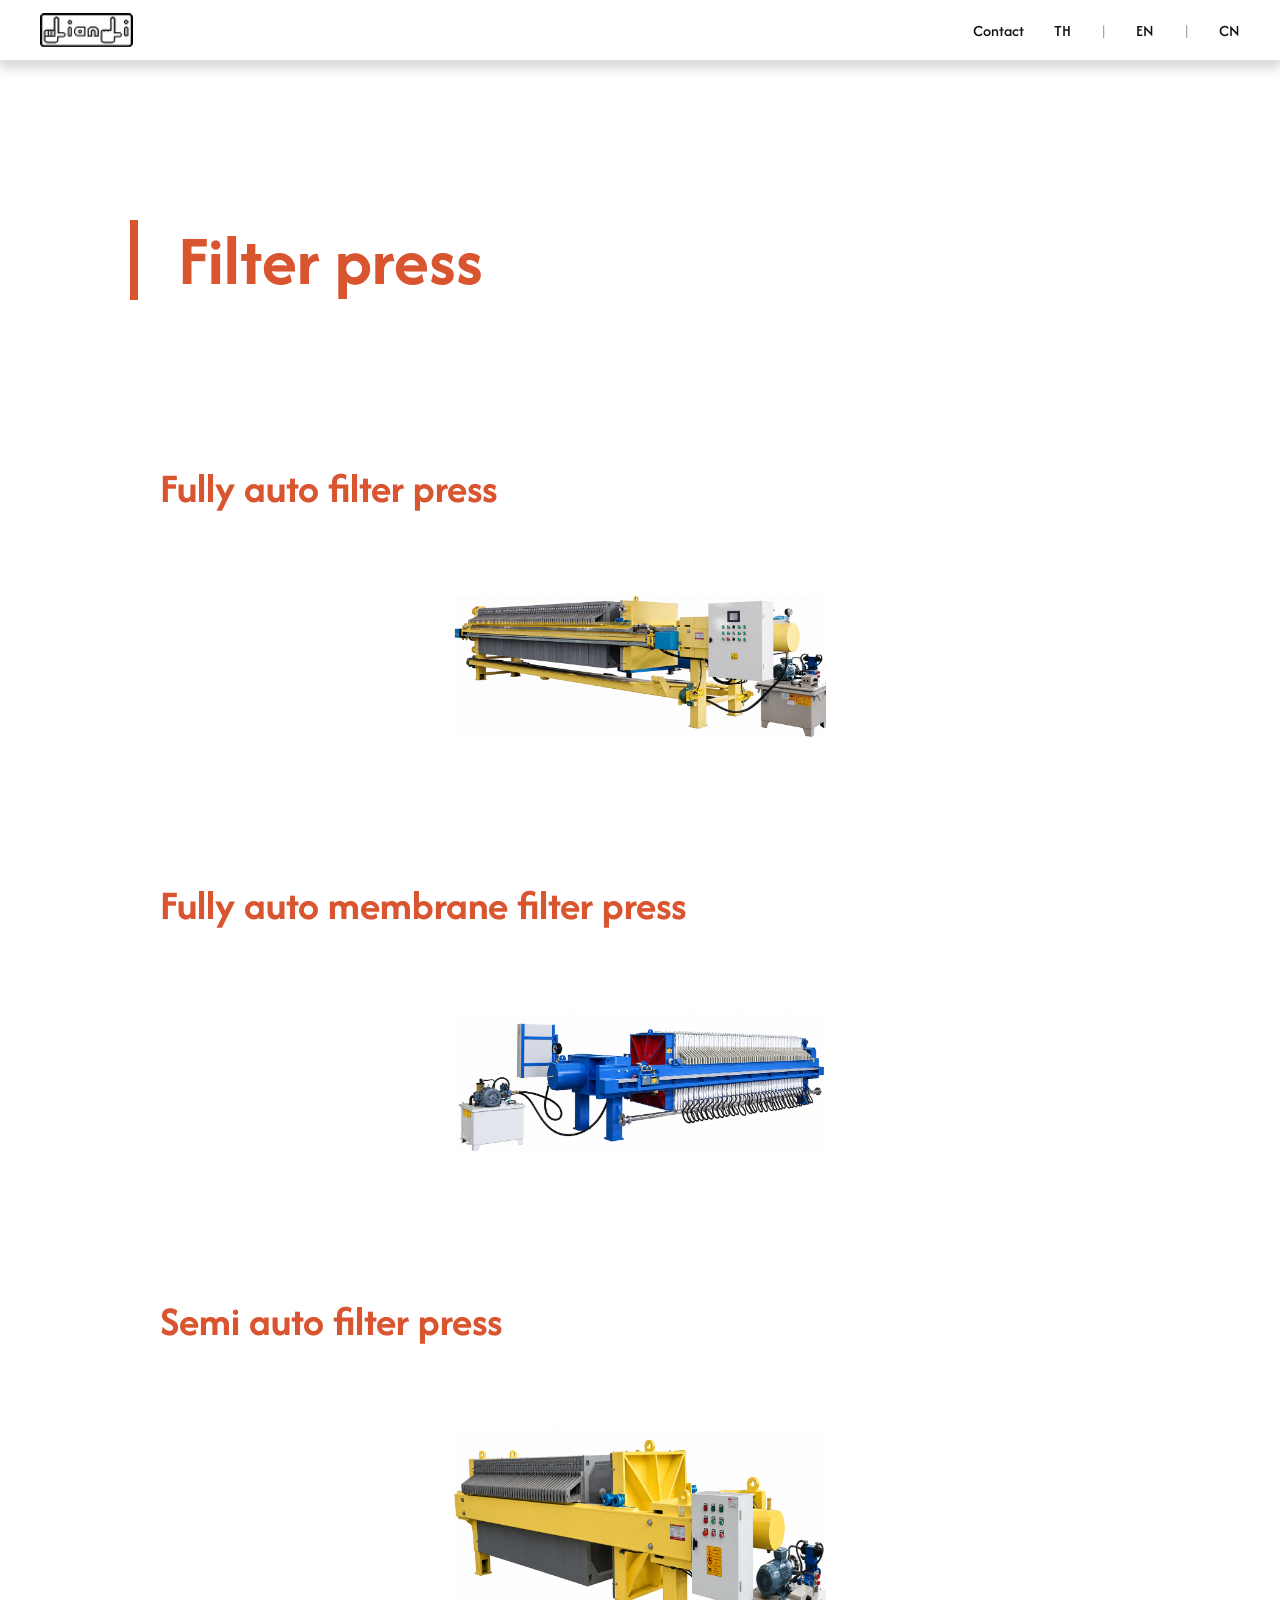
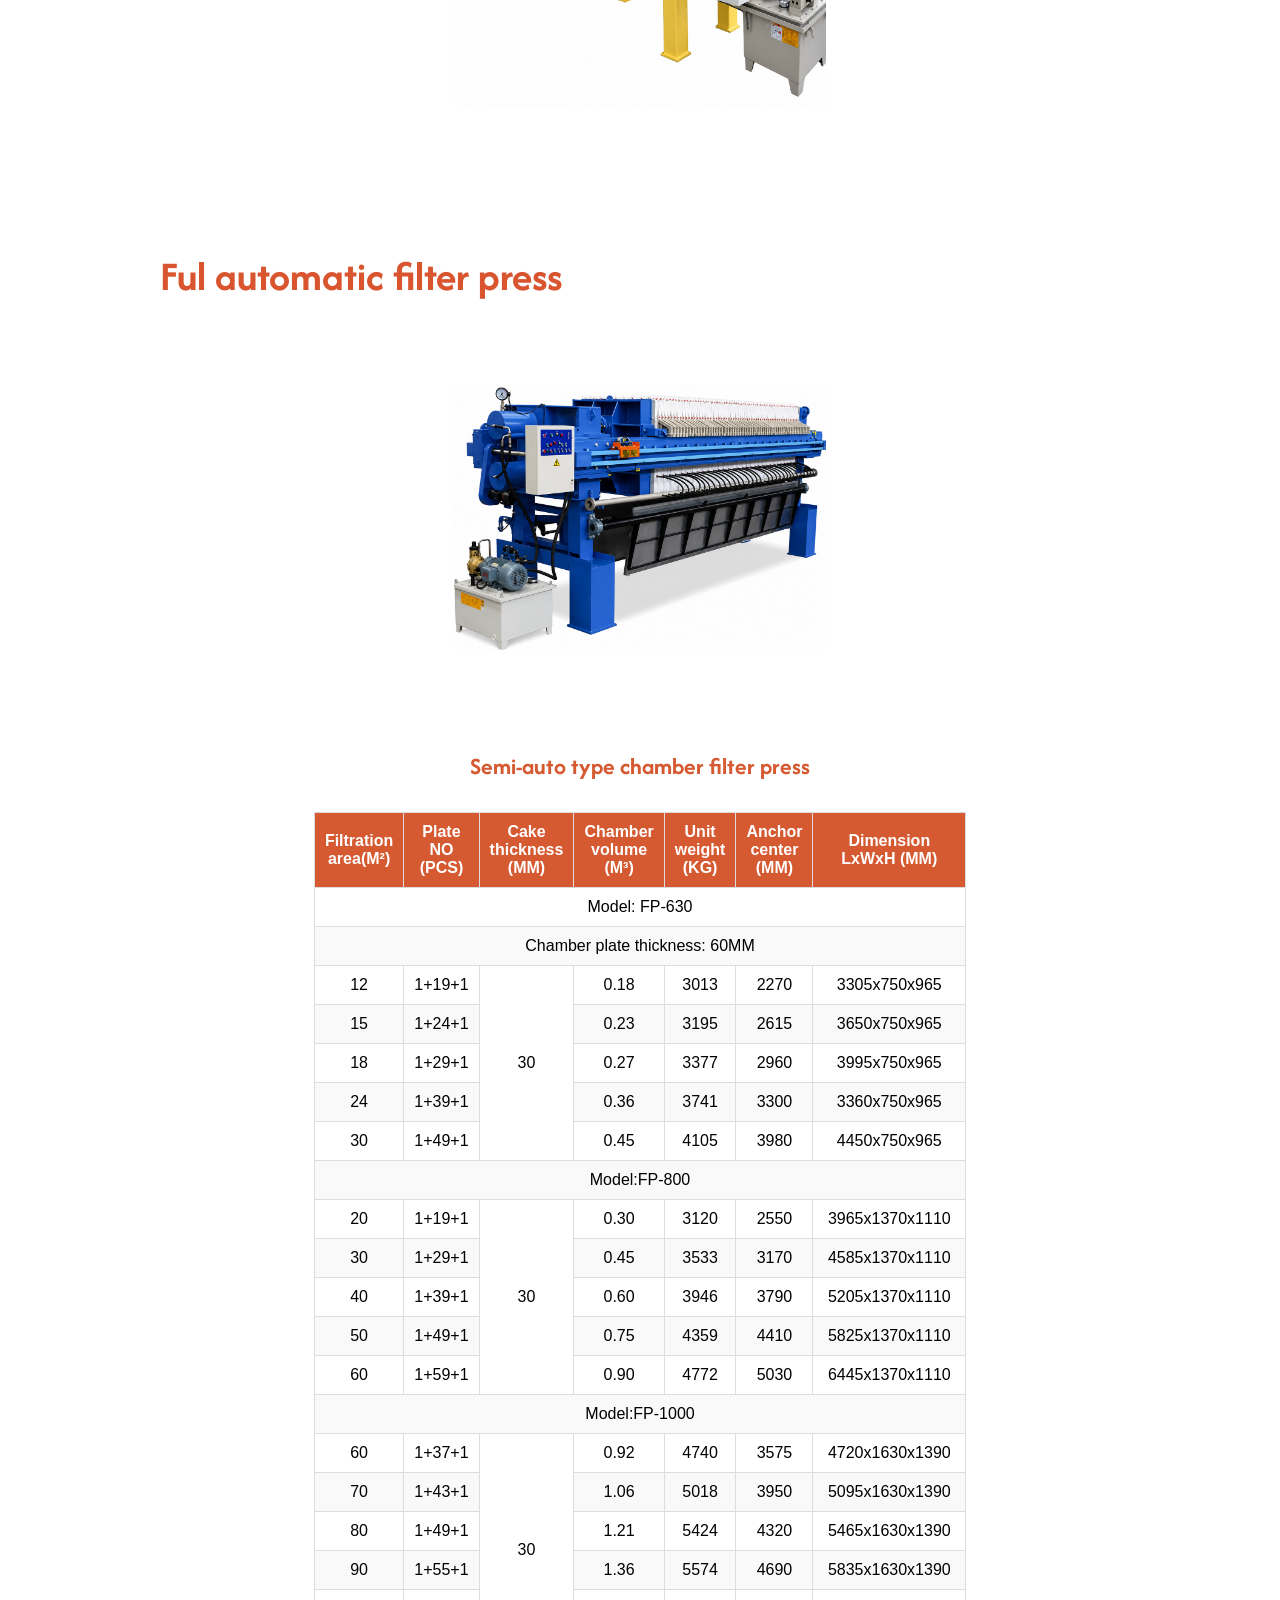
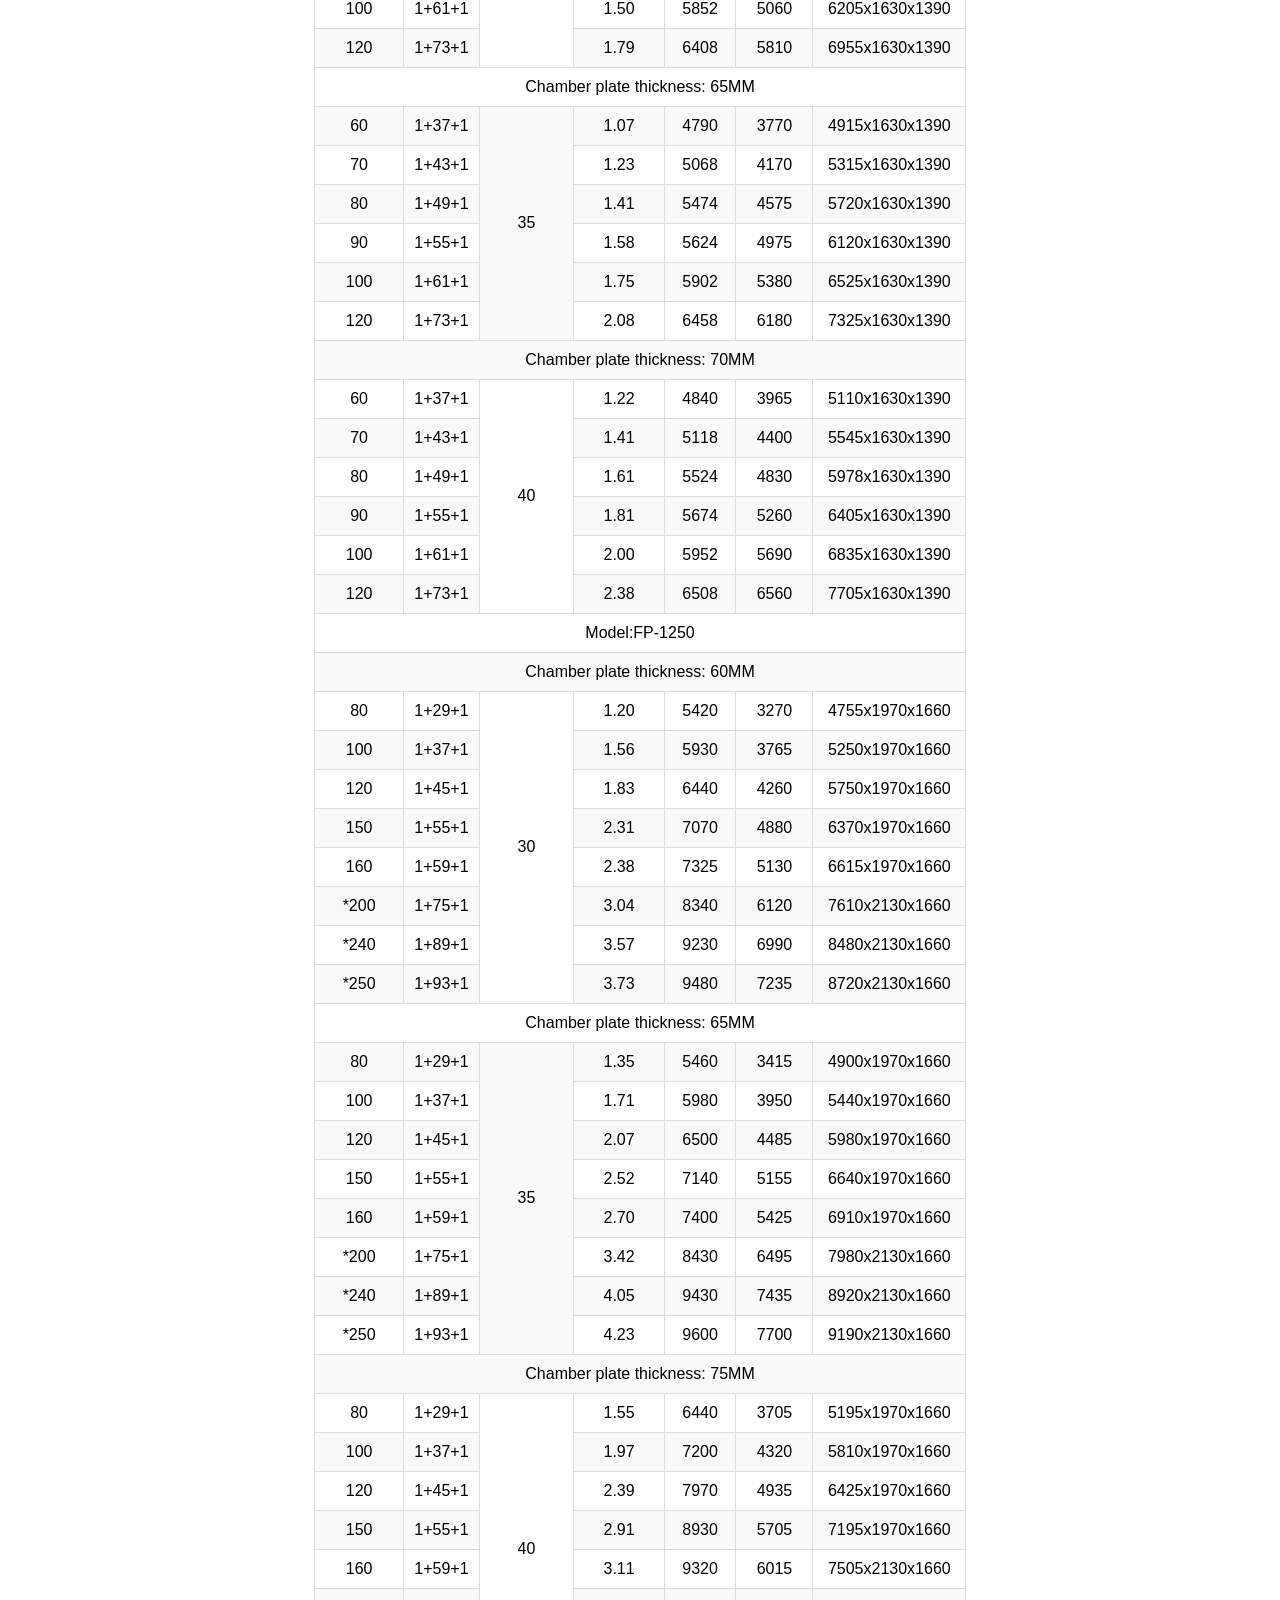
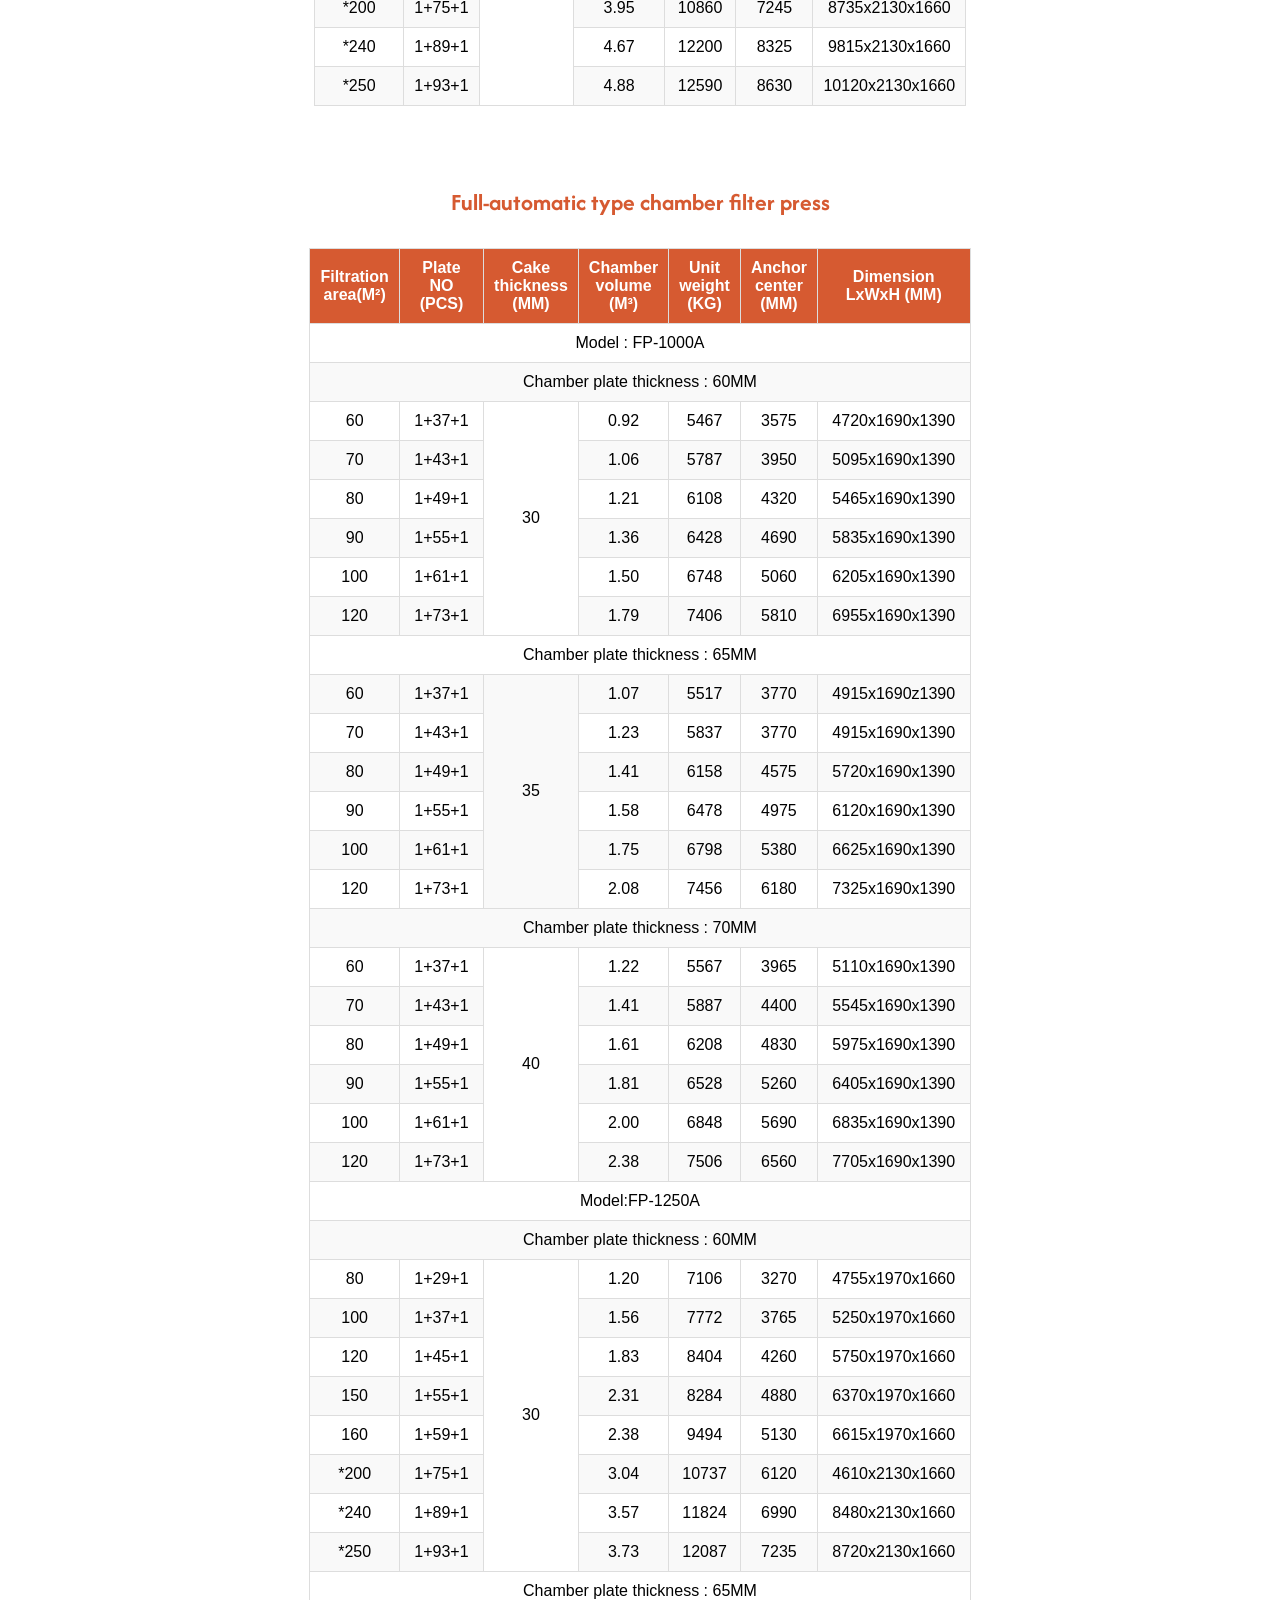
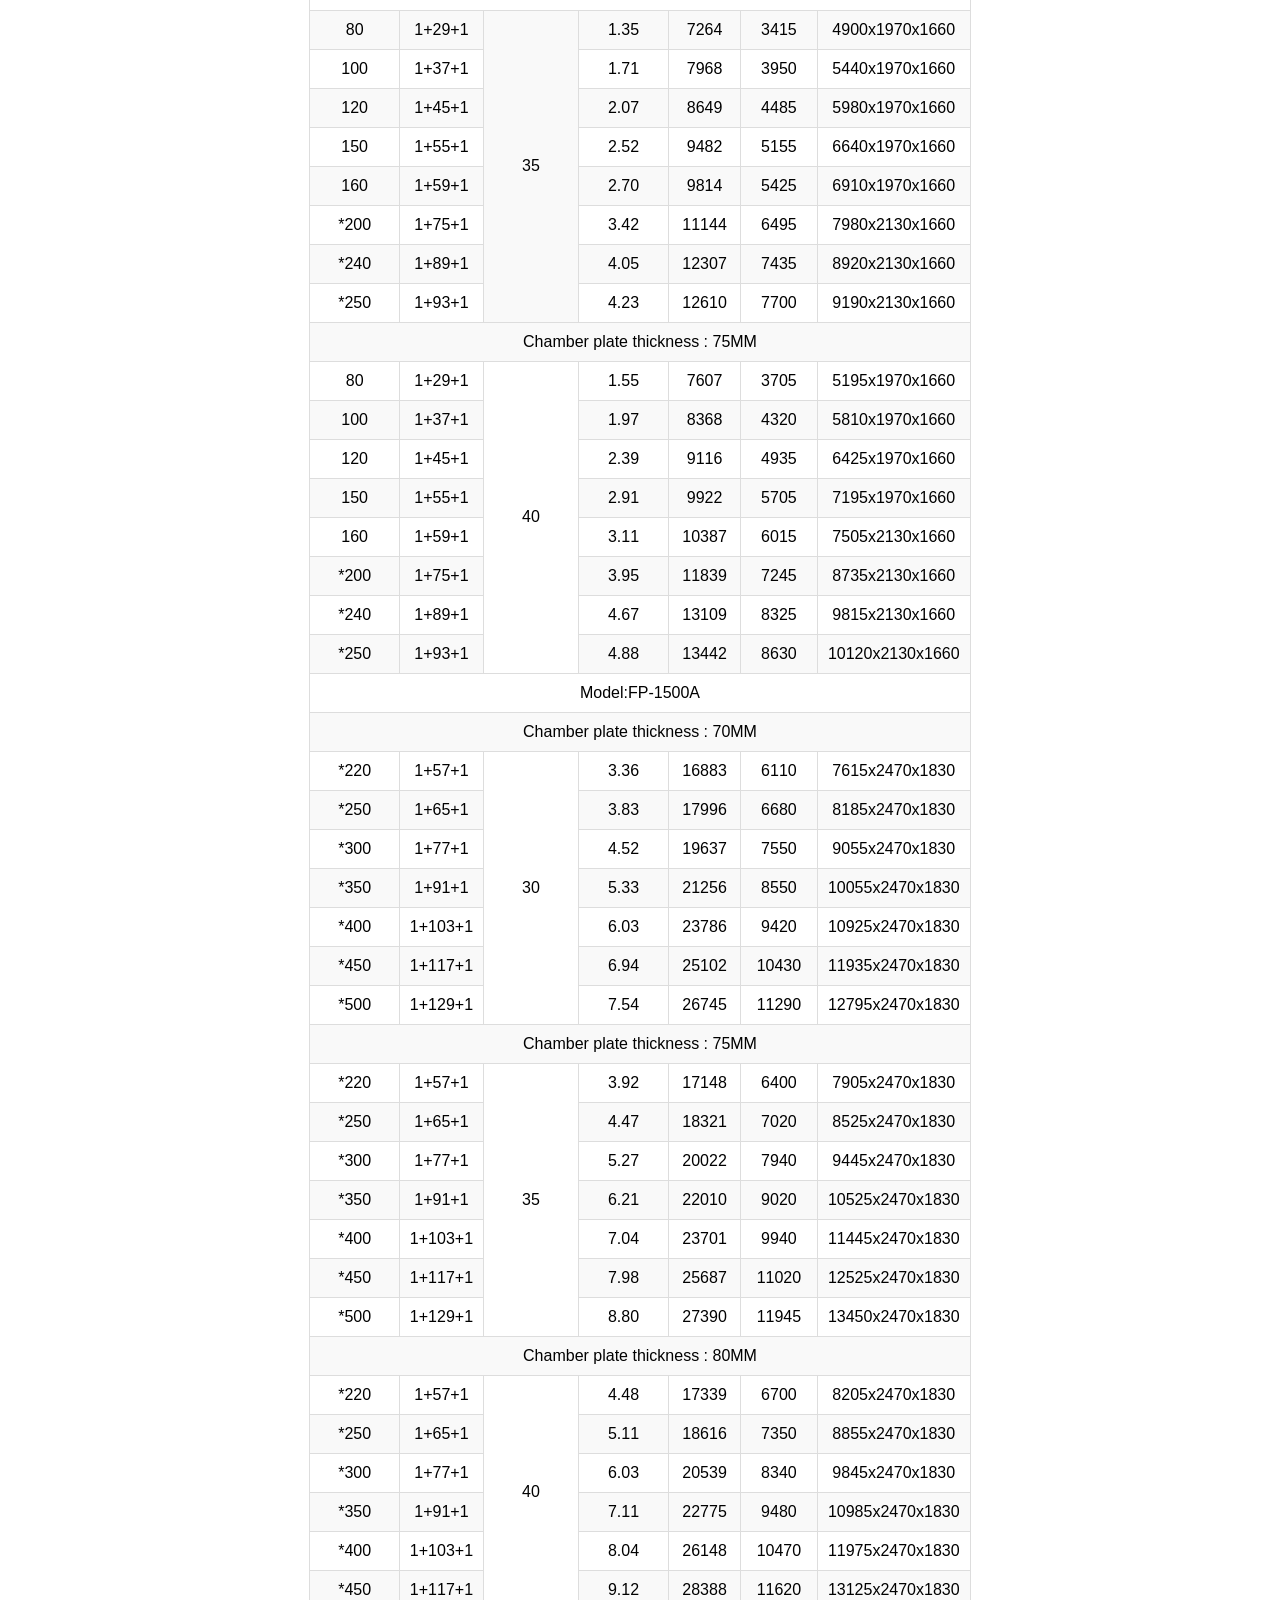
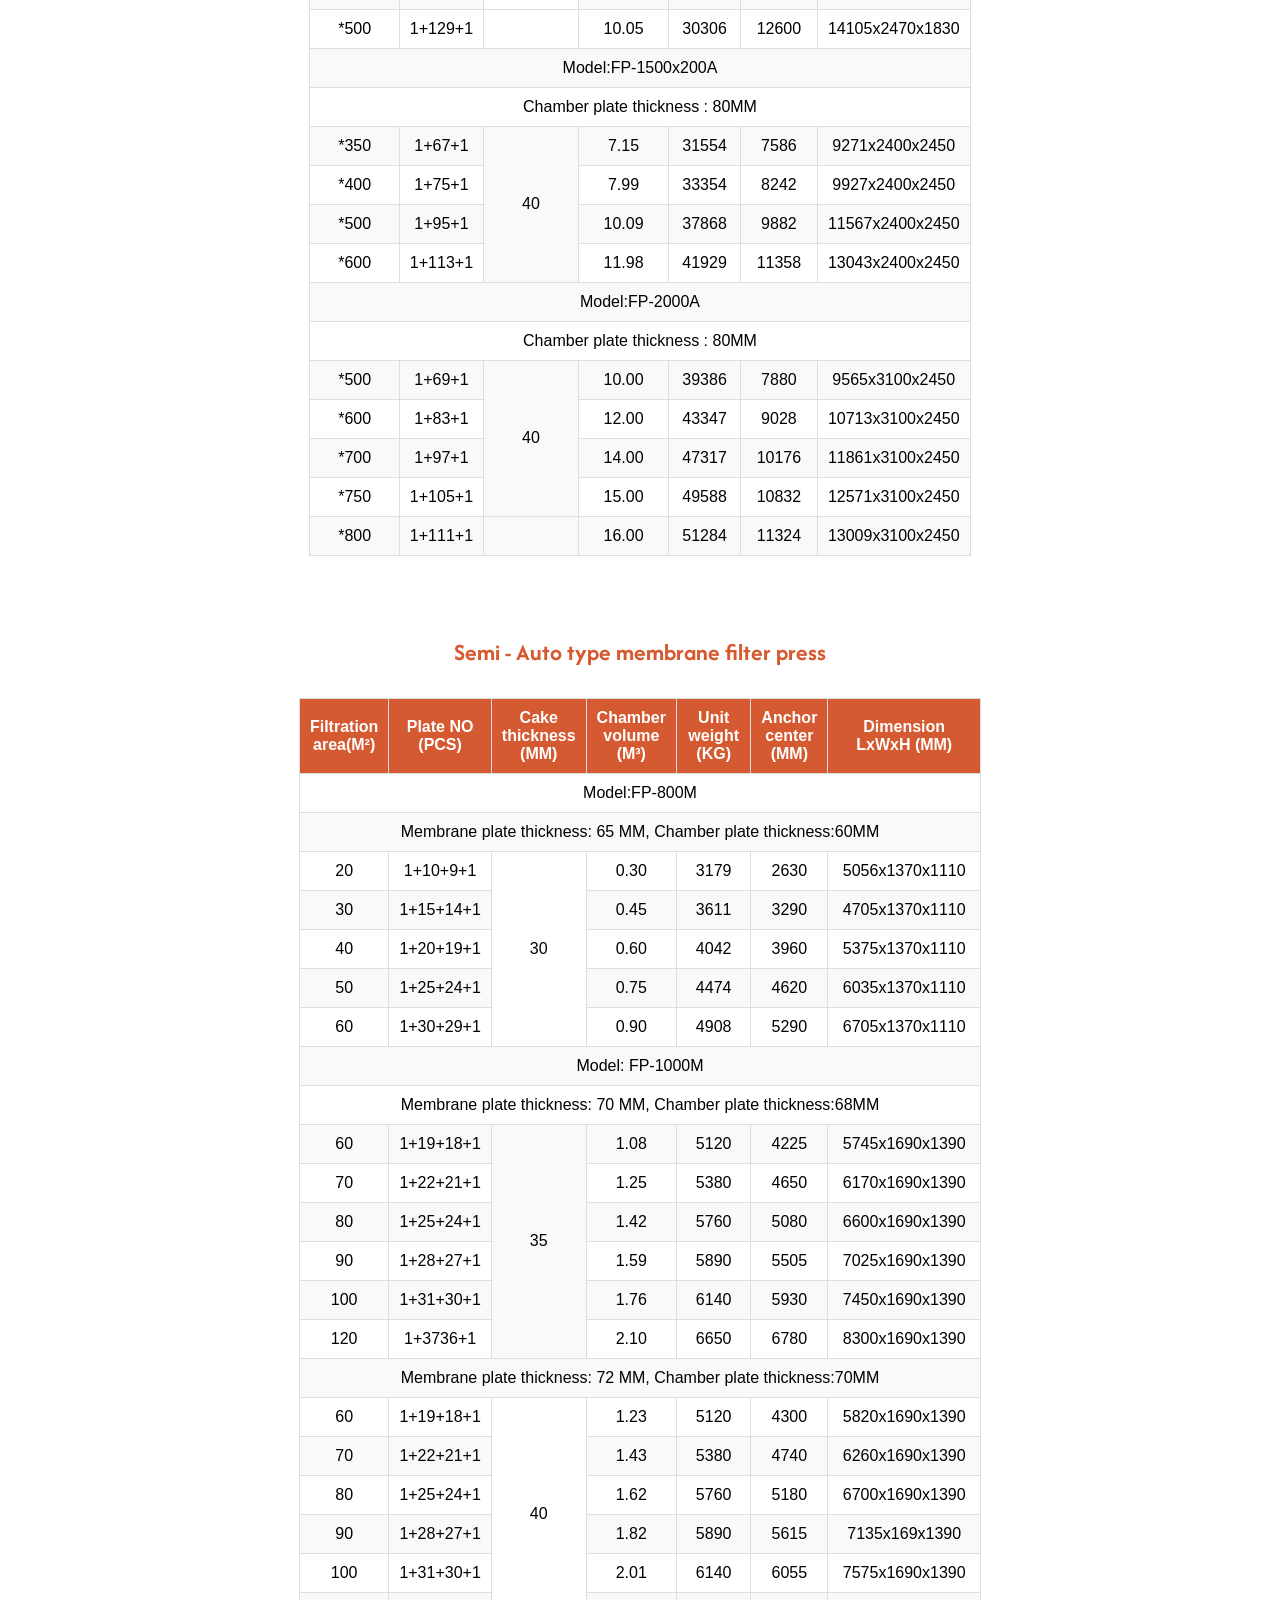
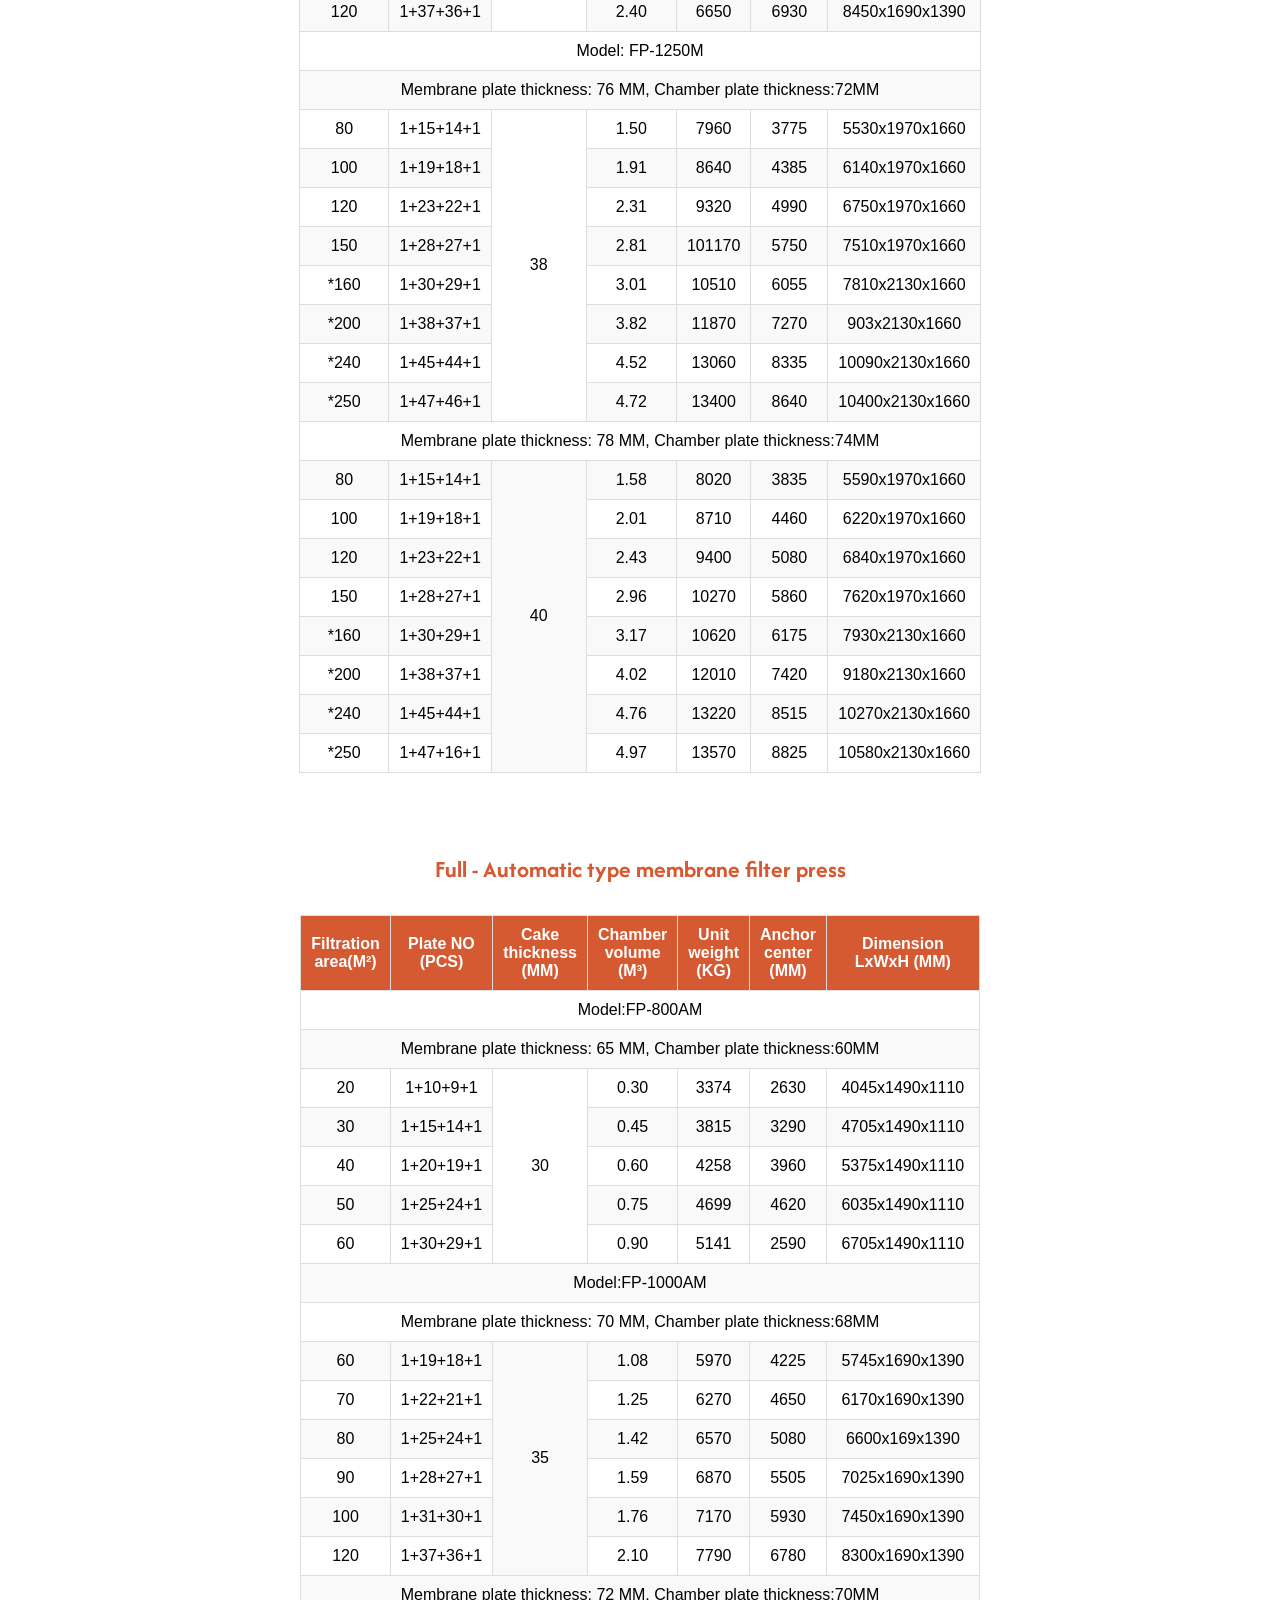
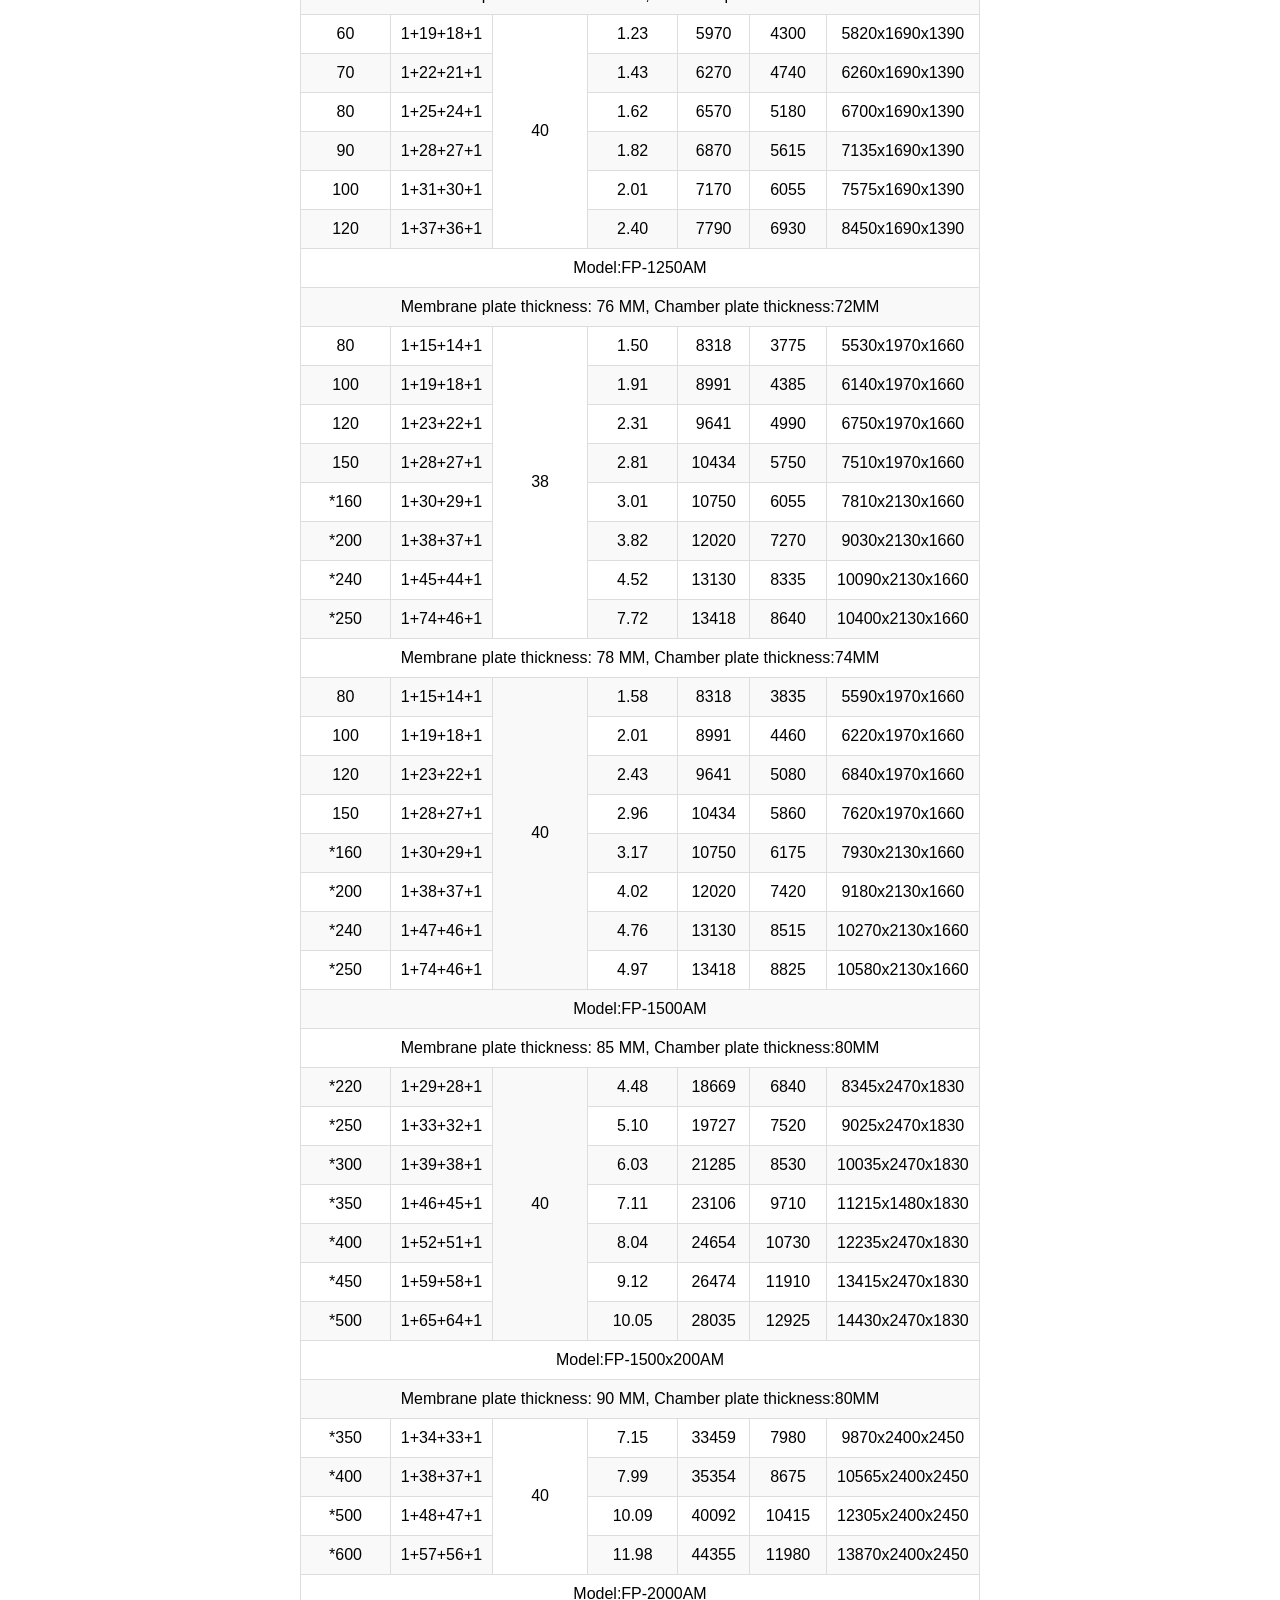
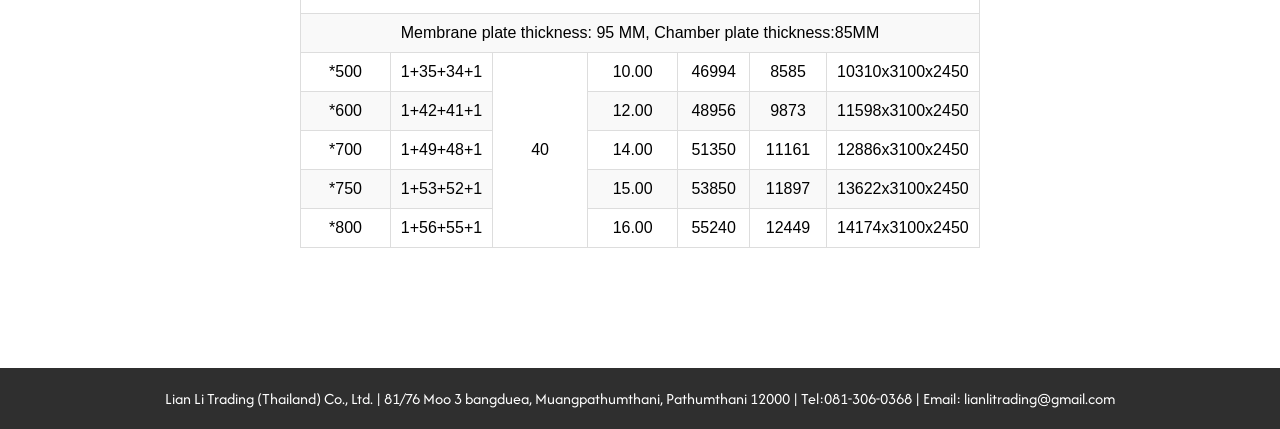
<file: filter_press.html>
<!DOCTYPE html>
<html lang="en">
<head>
    <meta charset="UTF-8">
    <meta name="viewport" content="width=device-width, initial-scale=1.0">
    <title>Filter Press</title>
    <link href="https://fonts.googleapis.com/css2?family=Afacad:wght@400;700&display=swap" rel="stylesheet">
    <link rel="stylesheet" href="index.css">
    <script src="script.js" defer></script>
</head>
<body>
<header class="style_tab_menu">
  <div class="logo">
    <a href="index.html">
      <img src="mainpage/Lianli_logo.png" alt="Logo">
    </a>
  </div>

  <ul class="menu-list">
    <li><a href="#contact">Contact</a></li>
    <li><a href="#" onclick="setLang('th')">TH</a></li>
    <li class="divider">|</li>
    <li><a href="#" onclick="setLang('en')">EN</a></li>
    <li class="divider">|</li>
    <li><a href="#" onclick="setLang('cn')">CN</a></li>
  </ul>
</header>

<div class="section-title reveal">
  <span class="bar"></span>
  <div class="title-text">
  <h2>
    <span data-lang="en">Filter press</span>
    <span data-lang="th">เครื่องอัดกรอง</span>
    <span data-lang="cn">壓濾機</span>
  </h2>
  </div>
</div>

<div class="section-title-minor reveal">
  <h2>
    <span data-lang="en">Fully auto filter press</span>
    <span data-lang="th">เครื่องอัดกรองอัตโนมัติเต็มรูปแบบ</span>
    <span data-lang="cn">全自動壓濾機</span>
  </h2>
</div>
<div class="image-container-minor reveal">
    <img src="filter_press\fully_auto_filter_press.png" alt="">
</div>

<div class="section-title-minor reveal">
  <h2>
    <span data-lang="en">Fully auto membrane filter press</span>
    <span data-lang="th">เครื่องอัดเมมเบรนอัตโนมัติเต็มรูปแบบ</span>
    <span data-lang="cn">全自動膜式壓濾機</span>
  </h2>
</div>
<div class="image-container-minor reveal">
    <img src="filter_press\fully_auto_membrane_filter_press.png" alt="">
</div>

<div class="section-title-minor reveal">
  <h2>
    <span data-lang="en">Semi auto filter press</span>
    <span data-lang="th">เครื่องอัดกรองกึ่งอัตโนมัติ</span>
    <span data-lang="cn">半自動壓濾機</span>
  </h2>
</div>
<div class="image-container-minor reveal">
    <img src="filter_press\semi_auto_filter_press.png" alt="">
</div>

<div class="section-title-minor reveal">
  <h2>
    <span data-lang="en">Ful automatic filter press</span>
    <span data-lang="th">เครื่องอัดกรองอัตโนมัติเต็มรูปแบบ</span>
    <span data-lang="cn">全自動壓濾機</span>
  </h2>
</div>
<div class="image-container-minor reveal">
    <img src="filter_press\full_automatic_filter_press.png" alt="">
</div>

<div class="Construction-text reveal-up">
    <span data-lang="en">Semi-auto type chamber filter press</span>
    <span data-lang="th">เครื่องอัดกรองแบบห้องชนิดกึ่งอัตโนมัติ</span>
    <span data-lang="cn">半自動式箱式壓濾機</span>
</div>

<table border="1" cellpadding="7" cellspacing="0">
  <thead>
    <tr>
      <th>
        <span data-lang="en">Filtration area(M²)</span>
        <span data-lang="th">พื้นที่การกรอง (ตร.ม.)</span>
        <span data-lang="cn">過濾面積（平方米）</span>
      </th>
      <th>
        <span data-lang="en">Plate NO (PCS)</span>
        <span data-lang="th">หมายเลขแผ่น (ชิ้น)</span>
        <span data-lang="cn">Plate NO. (PCS)</span>
      </th>
      <th>
        <span data-lang="en">Cake thickness (MM)</span>
        <span data-lang="th">Cake thickness (MM)</span>
        <span data-lang="cn">蛋糕厚度（毫米）</span>
      </th>
      <th>
        <span data-lang="en">Chamber volume (M³)</span>
        <span data-lang="th">ปริมาตรห้อง (ม³)</span>
        <span data-lang="cn">腔室容積（立方公尺）</span>
      </th>
      <th>
        <span data-lang="en">Unit weight (KG)</span>
        <span data-lang="th">น้ำหนักต่อหน่วย (กก.)</span>
        <span data-lang="cn">單位重量（公斤）</span>
      </th>
      <th>
        <span data-lang="en">Anchor center (MM)</span>
        <span data-lang="th">จุดยึด (MM)</span>
        <span data-lang="cn">錨點中心（MM）</span>
      </th>
      <th>
        <span data-lang="en">Dimension LxWxH (MM)</span>
        <span data-lang="th">ขนาด กว้างxยาวxสูง (มม.)</span>
        <span data-lang="cn">尺寸（長x寬x高，單位：毫米）</span>
      </th>
    </tr>
  </thead>
  <tbody>
    <td colspan="7">
        <span data-lang="en">Model: FP-630</span>
        <span data-lang="th">รุ่น: FP-630</span>
        <span data-lang="cn">型號：FP-630</span>
    </td>
    <tr>
      <td colspan="7">
      <span data-lang="en">Chamber plate thickness: 60MM</span>
        <span data-lang="th">ความหนาของแผ่นห้องเผาไหม้: 60 มม.</span>
        <span data-lang="cn">腔室底板厚度：60毫米</span>
      </td>
    </tr>
    <tr>
      <td>12</td><td>1+19+1</td><td rowspan="5">30</td><td>0.18</td><td>3013</td><td>2270</td><td>3305x750x965</td>
    </tr>
    <tr>
      <td>15</td><Td>1+24+1</Td><td>0.23</td><td>3195</td><td>2615</td><td>3650x750x965</td>
    </tr>
    <tr>
      <td>18</td><td>1+29+1</td><td>0.27</td><td>3377</td><td>2960</td><td>3995x750x965</td>
    </tr>
    <tr>
      <td>24</td><td>1+39+1</td><td>0.36</td><td>3741</td><td>3300</td><td>3360x750x965</td>
    </tr>
    <tr>
      <td>30</td><td>1+49+1</td><td>0.45</td><td>4105</td><td>3980</td><td>4450x750x965</td>
    </tr>

    <tr>
      <td colspan="7">
        <span data-lang="en">Model:FP-800</span>
        <span data-lang="th">รุ่น: FP-800</span>
        <span data-lang="cn">型號：FP-800</span>
      </td>
    </tr>
    <tr>
      <td>20</td><td>1+19+1</td><td rowspan="5">30</td><td>0.30</td><td>3120</td><td>2550</td><td>3965x1370x1110</td>
    </tr>
    <tr>
      <td>30</td><td>1+29+1</td><td>0.45</td><td>3533</td><td>3170</td><td>4585x1370x1110</td>
    </tr>
    <tr>
      <td>40</td><td>1+39+1</td><td>0.60</td><td>3946</td><td>3790</td><td>5205x1370x1110</td>
    </tr>
    <tr>
      <td>50</td><td>1+49+1</td><td>0.75</td><td>4359</td><td>4410</td><td>5825x1370x1110</td>
    </tr>
    <tr>
      <td>60</td><td>1+59+1</td><td>0.90</td><td>4772</td><td>5030</td><td>6445x1370x1110</td>
    </tr>

    <tr>
      <td colspan="7">
        <span data-lang="en">Model:FP-1000</span>
        <span data-lang="th">รุ่น: FP-1000</span>
        <span data-lang="cn">型號：FP-1000</span>
      </td>
    </tr>
    <tr>
      <td>60</td><td>1+37+1</td><td rowspan="6">30</td><td>0.92</td><td>4740</td><td>3575</td><td>4720x1630x1390</td>
    </tr>
    <tr>
      <td>70</td><td>1+43+1</td><td>1.06</td><td>5018</td><td>3950</td><td>5095x1630x1390</td>
    </tr>
    <tr>
      <td>80</td><td>1+49+1</td><td>1.21</td><td>5424</td><td>4320</td><td>5465x1630x1390</td>
    </tr>
    <tr>
      <td>90</td><td>1+55+1</td><td>1.36</td><td>5574</td><td>4690</td><td>5835x1630x1390</td>
    </tr>
    <tr>
      <td>100</td><td>1+61+1</td><td>1.50</td><td>5852</td><td>5060</td><td>6205x1630x1390</td>
    </tr>
    <tr>
      <td>120</td><td>1+73+1</td><td>1.79</td><td>6408</td><td>5810</td><td>6955x1630x1390</td>
    </tr>

    <tr>
      <td colspan="7">
        <span data-lang="en">Chamber plate thickness: 65MM</span>
        <span data-lang="th">ความหนาของแผ่นห้องเผาไหม้: 65 มม.</span>
        <span data-lang="cn">腔室底板厚度：65毫米</span>
      </td>
    </tr>
    <tr>
      <td>60</td><td>1+37+1</td><td rowspan="6">35</td><td>1.07</td><td>4790</td><td>3770</td><td>4915x1630x1390</td>
    </tr>
    <tr>
      <td>70</td><td>1+43+1</td><td>1.23</td><td>5068</td><td>4170</td><td>5315x1630x1390</td>
    </tr>
    <tr>
      <td>80</td><td>1+49+1</td><td>1.41</td><td>5474</td><td>4575</td><td>5720x1630x1390</td>
    </tr>
    <tr>
      <td>90</td><td>1+55+1</td><td>1.58</td><td>5624</td><td>4975</td><td>6120x1630x1390</td>
    </tr>
    <tr>
      <td>100</td><td>1+61+1</td><td>1.75</td><td>5902</td><td>5380</td><td>6525x1630x1390</td>
    </tr>
    <tr>
      <td>120</td><td>1+73+1</td><td>2.08</td><td>6458</td><td>6180</td><td>7325x1630x1390</td>
    </tr>

    <tr>
      <td colspan="7">
        <span data-lang="en">Chamber plate thickness: 70MM</span>
        <span data-lang="th">ความหนาของแผ่นห้องเผาไหม้: 70 มม.</span>
        <span data-lang="cn">腔室底板厚度：70毫米</span>
      </td>
    </tr>
    <tr>
      <td>60</td><td>1+37+1</td><td rowspan="6">40</td><td>1.22</td><td>4840</td><td>3965</td><td>5110x1630x1390</td>
    </tr>
    <tr>
      <td>70</td><td>1+43+1</td><td>1.41</td><td>5118</td><td>4400</td><td>5545x1630x1390</td>
    </tr>
    <tr>
      <td>80</td><td>1+49+1</td><td>1.61</td><td>5524</td><td>4830</td><td>5978x1630x1390</td>
    </tr>
    <tr>
      <td>90</td><td>1+55+1</td><td>1.81</td><td>5674</td><td>5260</td><td>6405x1630x1390</td>
    </tr>
    <tr>
      <td>100</td><td>1+61+1</td><td>2.00</td><td>5952</td><td>5690</td><td>6835x1630x1390</td>
    </tr>
    <tr>
      <td>120</td><td>1+73+1</td><td>2.38</td><td>6508</td><td>6560</td><td>7705x1630x1390</td>
    </tr>

    <tr>
      <td colspan="7">
        <span data-lang="en">Model:FP-1250</span>
        <span data-lang="th">รุ่น: FP-1250</span>
        <span data-lang="cn">型號：FP-1250</span>
      </td>
    </tr>
    <tr>
      <td colspan="7">
        <span data-lang="en">Chamber plate thickness: 60MM</span>
        <span data-lang="th">ความหนาของแผ่นปิดห้องเผาไหม้: 60 มม.</span>
        <span data-lang="cn">腔室底板厚度：60毫米</span>
      </td>
    </tr>
    <tr>
      <td>80</td><td>1+29+1</td><td rowspan="8">30</td><td>1.20</td><td>5420</td><td>3270</td><td>4755x1970x1660</td>
    </tr>
    <tr>
      <td>100</td><td>1+37+1</td><td>1.56</td><td>5930</td><td>3765</td><td>5250x1970x1660</td>
    </tr>
    <tr>
      <td>120</td><td>1+45+1</td><td>1.83</td><td>6440</td><td>4260</td><td>5750x1970x1660</td>
    </tr>
    <tr>
      <td>150</td><td>1+55+1</td><td>2.31</td><td>7070</td><td>4880</td><td>6370x1970x1660</td>
    </tr>
    <tr>
      <td>160</td><td>1+59+1</td><td>2.38</td><td>7325</td><td>5130</td><td>6615x1970x1660</td>
    </tr>
    <tr>
      <td>*200</td><td>1+75+1</td><td>3.04</td><td>8340</td><td>6120</td><td>7610x2130x1660</td>
    </tr>
    <tr>
    <td>*240</td><td>1+89+1</td><td>3.57</td><td>9230</td><td>6990</td><td>8480x2130x1660</td>
    </tr>
    <tr>
      <td>*250</td><td>1+93+1</td><td>3.73</td><td>9480</td><td>7235</td><td>8720x2130x1660</td>
    </tr>

    <tr>
      <td colspan="7">
        <span data-lang="en">Chamber plate thickness: 65MM</span>
        <span data-lang="th">ความหนาของแผ่นปิดห้องเผาไหม้: 65 มม.</span>
        <span data-lang="cn">腔室底板厚度：65毫米</span>
      </td>
    </tr>
    <tr>
      <td>80</td><td>1+29+1</td><td rowspan="8">35</td><td>1.35</td><td>5460</td><td>3415</td><td>4900x1970x1660</td>
    </tr>
    <tr>
      <td>100</td><td>1+37+1</td><td>1.71</td><td>5980</td><td>3950</td><td>5440x1970x1660</td>
    </tr>
    <tr>
      <td>120</td><td>1+45+1</td><td>2.07</td><td>6500</td><td>4485</td><td>5980x1970x1660</td>
    </tr>
    <tr>
      <td>150</td><td>1+55+1</td><td>2.52</td><td>7140</td><td>5155</td><td>6640x1970x1660</td>
    </tr>
    <tr>
      <td>160</td><td>1+59+1</td><td>2.70</td><td>7400</td><td>5425</td><td>6910x1970x1660</td>
    </tr>
    <tr>
      <td>*200</td><td>1+75+1</td><td>3.42</td><td>8430</td><td>6495</td><td>7980x2130x1660</td>
    </tr>
    <tr>
      <td>*240</td><td>1+89+1</td><td>4.05</td><td>9430</td><td>7435</td><td>8920x2130x1660</td>
    </tr>
    <tr>
      <td>*250</td><td>1+93+1</td><td>4.23</td><td>9600</td><td>7700</td><td>9190x2130x1660</td>
    </tr>

    <tr>
      <td colspan="7">
        <span data-lang="en">Chamber plate thickness: 75MM</span>
        <span data-lang="th">ความหนาของแผ่นปิดห้องเผาไหม้: 75 มม.</span>
        <span data-lang="cn">腔室底板厚度：75毫米</span>
      </td>
    </tr>
    <tr>
      <td>80</td><td>1+29+1</td><td rowspan="8">40</td><td>1.55</td><td>6440</td><td>3705</td><td>5195x1970x1660</td>
    </tr>
    <tr>
      <td>100</td><td>1+37+1</td><td>1.97</td><td>7200</td><td>4320</td><td>5810x1970x1660</td>
    </tr>
    <tr>
      <td>120</td><td>1+45+1</td><td>2.39</td><td>7970</td><td>4935</td><td>6425x1970x1660</td>
    </tr>
    <tr>
      <td>150</td><td>1+55+1</td><td>2.91</td><td>8930</td><td>5705</td><td>7195x1970x1660</td>
    </tr>
    <tr>
      <td>160</td><td>1+59+1</td><td>3.11</td><td>9320</td><td>6015</td><td>7505x2130x1660</td>
    </tr>
    <tr>
      <td>*200</td><td>1+75+1</td><td>3.95</td><td>10860</td><td>7245</td><td>8735x2130x1660</td>
    </tr>
    <tr>
      <td>*240</td><td>1+89+1</td><td>4.67</td><td>12200</td><td>8325</td><td>9815x2130x1660</td>
    </tr>
    <tr>
      <td>*250</td><td>1+93+1</td><td>4.88</td><td>12590</td><td>8630</td><td>10120x2130x1660</td>
    </tr>
  </tbody>
</table>

<div class="Construction-text reveal-up">
    <span data-lang="en">Full-automatic type chamber filter press</span>
    <span data-lang="th">เครื่องอัดกรองแบบห้องอัตโนมัติเต็มรูปแบบ</span>
    <span data-lang="cn">全自動式室式壓濾機</span>
</div>

<table border="1" cellpadding="7" cellspacing="0">
  <thead>
    <tr>
            <th>
        <span data-lang="en">Filtration area(M²)</span>
        <span data-lang="th">พื้นที่การกรอง (ตร.ม.)</span>
        <span data-lang="cn">過濾面積（平方米）</span>
      </th>
      <th>
        <span data-lang="en">Plate NO (PCS)</span>
        <span data-lang="th">หมายเลขแผ่น (ชิ้น)</span>
        <span data-lang="cn">Plate NO. (PCS)</span>
      </th>
      <th>
        <span data-lang="en">Cake thickness (MM)</span>
        <span data-lang="th">Cake thickness (MM)</span>
        <span data-lang="cn">蛋糕厚度（毫米）</span>
      </th>
      <th>
        <span data-lang="en">Chamber volume (M³)</span>
        <span data-lang="th">ปริมาตรห้อง (ม³)</span>
        <span data-lang="cn">腔室容積（立方公尺）</span>
      </th>
      <th>
        <span data-lang="en">Unit weight (KG)</span>
        <span data-lang="th">น้ำหนักต่อหน่วย (กก.)</span>
        <span data-lang="cn">單位重量（公斤）</span>
      </th>
      <th>
        <span data-lang="en">Anchor center (MM)</span>
        <span data-lang="th">จุดยึด (MM)</span>
        <span data-lang="cn">錨點中心（MM）</span>
      </th>
      <th>
        <span data-lang="en">Dimension LxWxH (MM)</span>
        <span data-lang="th">ขนาด กว้างxยาวxสูง (มม.)</span>
        <span data-lang="cn">尺寸（長x寬x高，單位：毫米）</span>
      </th>
    </tr>
  </thead>
  <tbody>
    <td colspan="7">
        <span data-lang="en">Model : FP-1000A</span>
        <span data-lang="th">รุ่น: FP-1000A</span>
        <span data-lang="cn">型號：FP-1000A</span>
    </td>
  <tr>
    <td colspan="7">
      <span data-lang="en">Chamber plate thickness : 60MM</span>
        <span data-lang="th">ความหนาของแผ่นห้องเผาไหม้: 60 มม.</span>
        <span data-lang="cn">腔室底板厚度：60毫米</span>
    </td>
  </tr>
  <tr>
    <td>60</td><td>1+37+1</td><td rowspan="6">30</td><td>0.92</td><td>5467</td><td>3575</td><td>4720x1690x1390</td>
  </tr>
  <tr>
    <td>70</td><td>1+43+1</td><td>1.06</td><td>5787</td><td>3950</td><td>5095x1690x1390</td>
  </tr>
  <tr>
    <td>80</td><td>1+49+1</td><td>1.21</td><td>6108</td><td>4320</td><td>5465x1690x1390</td>
  </tr>
  <tr>
    <td>90</td><td>1+55+1</td><td>1.36</td><td>6428</td><td>4690</td><td>5835x1690x1390</td>
  </tr>
  <tr>
    <td>100</td><td>1+61+1</td><td>1.50</td><td>6748</td><td>5060</td><td>6205x1690x1390</td>
  </tr>
  <tr>
    <td>120</td><td>1+73+1</td><td>1.79</td><td>7406</td><td>5810</td><td>6955x1690x1390</td>
  </tr>
  <tr>
    <td colspan="7">
      <span data-lang="en">Chamber plate thickness : 65MM</span>
        <span data-lang="th">ความหนาของแผ่นห้องเผาไหม้: 65 มม.</span>
        <span data-lang="cn">腔室底板厚度：65毫米</span>
    </td>
  </tr>
  <tr>
    <td>60</td><td>1+37+1</td><td rowspan="6">35</td><td>1.07</td><td>5517</td><td>3770</td><td>4915x1690z1390</td>
  </tr>
  <tr>
    <td>70</td><td>1+43+1</td><td>1.23</td><td>5837</td><td>3770</td><td>4915x1690x1390</td>
  </tr>
  <tr>
    <td>80</td><td>1+49+1</td><td>1.41</td><td>6158</td><td>4575</td><td>5720x1690x1390</td>
  </tr>
  <tr>
    <td>90</td><td>1+55+1</td><td>1.58</td><td>6478</td><td>4975</td><td>6120x1690x1390</td>
  </tr>
  <tr>
    <td>100</td><td>1+61+1</td><td>1.75</td><td>6798</td><td>5380</td><td>6625x1690x1390</td>
  </tr>
  <tr>
    <td>120</td><td>1+73+1</td><td>2.08</td><td>7456</td><td>6180</td><td>7325x1690x1390</td>
  </tr>

  <tr>
    <td colspan="7">
      <span data-lang="en">Chamber plate thickness : 70MM</span>
        <span data-lang="th">ความหนาของแผ่นห้องเผาไหม้: 70 มม.</span>
        <span data-lang="cn">腔室底板厚度：70毫米</span>
    </td>
  </tr>
  <tr>
    <td>60</td><td>1+37+1</td><td rowspan="6">40</td><td>1.22</td><td>5567</td><td>3965</td><td>5110x1690x1390</td>
  </tr>
  <tr>
    <td>70</td><td>1+43+1</td><td>1.41</td><td>5887</td><td>4400</td><td>5545x1690x1390</td>
  </tr>
  <tr>
    <td>80</td><td>1+49+1</td><td>1.61</td><td>6208</td><td>4830</td><td>5975x1690x1390</td>
  </tr>
  <tr>
    <td>90</td><td>1+55+1</td><td>1.81</td><td>6528</td><td>5260</td><td>6405x1690x1390</td>
  </tr>
  <tr>
    <td>100</td><td>1+61+1</td><td>2.00</td><td>6848</td><td>5690</td><td>6835x1690x1390</td>
  </tr>
  <tr>
    <td>120</td><td>1+73+1</td><td>2.38</td><td>7506</td><td>6560</td><td>7705x1690x1390</td>
  </tr>

  <tr>
    <td colspan="7">
      <span data-lang="en">Model:FP-1250A</span>
        <span data-lang="th">รุ่น: FP-1250A</span>
        <span data-lang="cn">型號：FP-1250A</span>
    </td>
  </tr>
  <tr>
    <td colspan="7">
      <span data-lang="en">Chamber plate thickness : 60MM</span>
        <span data-lang="th">ความหนาของแผ่นห้องเผาไหม้: 60 มม.</span>
        <span data-lang="cn">腔室底板厚度：60毫米</span>
    </td>
  </tr>
  <tr>
    <td>80</td><td>1+29+1</td><td rowspan="8">30</td><td>1.20</td><td>7106</td><td>3270</td><td>4755x1970x1660</td>
  </tr>
  <tr>
    <td>100</td><td>1+37+1</td><td>1.56</td><td>7772</td><td>3765</td><td>5250x1970x1660</td>
  </tr>
  <tr>
    <td>120</td><td>1+45+1</td><td>1.83</td><td>8404</td><td>4260</td><td>5750x1970x1660</td>
  </tr>
  <tr>
    <td>150</td><td>1+55+1</td><td>2.31</td><td>8284</td><td>4880</td><td>6370x1970x1660</td>
  </tr>
  <tr>
    <td>160</td><td>1+59+1</td><td>2.38</td><td>9494</td><td>5130</td><td>6615x1970x1660</td>
  </tr>
  <tr>
    <td>*200</td><td>1+75+1</td><td>3.04</td><td>10737</td><td>6120</td><td>4610x2130x1660</td>
  </tr>
  <tr>
    <td>*240</td><td>1+89+1</td><td>3.57</td><td>11824</td><td>6990</td><td>8480x2130x1660</td>
  </tr>
  <tr>
    <td>*250</td><td>1+93+1</td><td>3.73</td><td>12087</td><td>7235</td><td>8720x2130x1660</td>
  </tr>

  <tr>
    <td colspan="7">
      <span data-lang="en">Chamber plate thickness : 65MM</span>
        <span data-lang="th">ความหนาของแผ่นห้องเผาไหม้: 65 มม.</span>
        <span data-lang="cn">腔室底板厚度：65毫米</span>
    </td>
  </tr>
  <tr>
    <td>80</td><td>1+29+1</td><td rowspan="8">35</td><td>1.35</td><td>7264</td><td>3415</td><td>4900x1970x1660</td>
  </tr>
  <tr>
    <td>100</td><td>1+37+1</td><td>1.71</td><td>7968</td><td>3950</td><td>5440x1970x1660</td>
  </tr>
  <tr>
    <td>120</td><td>1+45+1</td><td>2.07</td><td>8649</td><td>4485</td><td>5980x1970x1660</td>
  </tr>
  <tr>
    <td>150</td><td>1+55+1</td><td>2.52</td><td>9482</td><td>5155</td><td>6640x1970x1660</td>
  </tr>
  <tr>
    <td>160</td><td>1+59+1</td><td>2.70</td><td>9814</td><td>5425</td><td>6910x1970x1660</td>
  </tr>
  <tr>
    <td>*200</td><td>1+75+1</td><td>3.42</td><td>11144</td><td>6495</td><td>7980x2130x1660</td>
  </tr>
  <tr>
    <td>*240</td><td>1+89+1</td><td>4.05</td><td>12307</td><td>7435</td><td>8920x2130x1660</td>
  </tr>
  <tr>
    <td>*250</td><td>1+93+1</td><td>4.23</td><td>12610</td><td>7700</td><td>9190x2130x1660</td>
  </tr>

  <tr>
     <td colspan="7">
        <span data-lang="en">Chamber plate thickness : 75MM</span>
        <span data-lang="th">ความหนาของแผ่นห้องเผาไหม้: 75 มม.</span>
        <span data-lang="cn">腔室底板厚度：75毫米</span>
    </td>
  </tr>
  <tr>
    <td>80</td><td>1+29+1</td><td rowspan="8">40</td><td>1.55</td><td>7607</td><td>3705</td><td>5195x1970x1660</td>
  </tr>
  <tr>
    <td>100</td><td>1+37+1</td><td>1.97</td><td>8368</td><td>4320</td><td>5810x1970x1660</td>
  </tr>
  <tr>
    <td>120</td><td>1+45+1</td><td>2.39</td><td>9116</td><td>4935</td><td>6425x1970x1660</td>
  </tr>
  <tr>
    <td>150</td><td>1+55+1</td><td>2.91</td><td>9922</td><td>5705</td><td>7195x1970x1660</td>
  </tr>
  <tr>
    <td>160</td><td>1+59+1</td><td>3.11</td><td>10387</td><td>6015</td><td>7505x2130x1660</td>
  </tr>
  <tr>
    <td>*200</td><td>1+75+1</td><td>3.95</td><td>11839</td><td>7245</td><td>8735x2130x1660</td>
  </tr>
  <tr>
    <td>*240</td><td>1+89+1</td><td>4.67</td><td>13109</td><td>8325</td><td>9815x2130x1660</td>
  </tr>
  <tr>
    <td>*250</td><td>1+93+1</td><td>4.88</td><td>13442</td><td>8630</td><td>10120x2130x1660</td>
  </tr>
  

  <tr>
     <td colspan="7">
        <span data-lang="en">Model:FP-1500A</span>
        <span data-lang="th">รุ่น: FP-1500A</span>
        <span data-lang="cn">型號：FP-1500A</span>
    </td>
  </tr>
    <tr>
     <td colspan="7">
        <span data-lang="en">Chamber plate thickness : 70MM</span>
        <span data-lang="th">ความหนาของแผ่นห้องเผาไหม้: 70 มม.</span>
        <span data-lang="cn">腔室底板厚度：70毫米</span>
    </td>
  </tr>
  <tr>
    <td>*220</td><td>1+57+1</td><td rowspan="7">30</td><td>3.36</td><td>16883</td><td>6110</td><td>7615x2470x1830</td>
  </tr>
  <tr>
    <td>*250</td><td>1+65+1</td><td>3.83</td><td>17996</td><td>6680</td><td>8185x2470x1830</td>
  </tr>
  <tr>
    <td>*300</td><td>1+77+1</td><td>4.52</td><td>19637</td><td>7550</td><td>9055x2470x1830</td>
  </tr>
  <tr>
    <td>*350</td><td>1+91+1</td><td>5.33</td><td>21256</td><td>8550</td><td>10055x2470x1830</td>
  </tr>
  <tr>
    <td>*400</td><td>1+103+1</td><td>6.03</td><td>23786</td><td>9420</td><td>10925x2470x1830</td>
  </tr>
  <tr>
    <td>*450</td><td>1+117+1</td><td>6.94</td><td>25102</td><td>10430</td><td>11935x2470x1830</td>
  </tr>
  <tr>
    <td>*500</td><td>1+129+1</td><td>7.54</td><td>26745</td><td>11290</td><td>12795x2470x1830</td>
  </tr>

  <tr>
     <td colspan="7">
        <span data-lang="en">Chamber plate thickness : 75MM</span>
        <span data-lang="th">ความหนาของแผ่นห้องเผาไหม้ : 75 มม.</span>
        <span data-lang="cn">腔室底板厚度：75毫米</span>
    </td>
  </tr>
  <tr>
    <td>*220</td><td>1+57+1</td><td rowspan="7">35</td><td>3.92</td><td>17148</td><td>6400</td><td>7905x2470x1830</td>
  </tr>
  <tr>
    <td>*250</td><td>1+65+1</td><td>4.47</td><td>18321</td><td>7020</td><td>8525x2470x1830</td>
  </tr>
  <tr>
    <td>*300</td><td>1+77+1</td><td>5.27</td><td>20022</td><td>7940</td><td>9445x2470x1830</td>
  </tr>
  <tr>
    <td>*350</td><td>1+91+1</td><td>6.21</td><td>22010</td><td>9020</td><td>10525x2470x1830</td>
  </tr>
  <tr>
    <td>*400</td><td>1+103+1</td><td>7.04</td><td>23701</td><td>9940</td><td>11445x2470x1830</td>
  </tr>
  <tr>
    <td>*450</td><td>1+117+1</td><td>7.98</td><td>25687</td><td>11020</td><td>12525x2470x1830</td>
  </tr>
  <tr>
    <td>*500</td><td>1+129+1</td><td>8.80</td><td>27390</td><td>11945</td><td>13450x2470x1830</td>
  </tr>

  <tr>
     <td colspan="7">
        <span data-lang="en">Chamber plate thickness : 80MM</span>
        <span data-lang="th">ความหนาของแผ่นห้องเผาไหม้ : 80 มม.</span>
        <span data-lang="cn">腔室底板厚度：80毫米</span>
    </td>
  </tr>
  <tr>
    <td>*220</td><td>1+57+1</td><td rowspan="6">40</td><td>4.48</td><td>17339</td><td>6700</td><td>8205x2470x1830</td>
  </tr>
  <tr>
    <td>*250</td><td>1+65+1</td><td>5.11</td><td>18616</td><td>7350</td><td>8855x2470x1830</td>
  </tr>
  <tr>
    <td>*300</td><td>1+77+1</td><td>6.03</td><td>20539</td><td>8340</td><Td>9845x2470x1830</Td>
  </tr>
  <tr>
    <td>*350</td><td>1+91+1</td><td>7.11</td><td>22775</td><td>9480</td><td>10985x2470x1830</td>
  </tr>
  <tr>
    <td>*400</td><td>1+103+1</td><td>8.04</td><td>26148</td><td>10470</td><td>11975x2470x1830</td>
  </tr>
  <tr>
    <td>*450</td><td>1+117+1</td><td>9.12</td><td>28388</td><td>11620</td><td>13125x2470x1830</td>
  </tr>
  <tr>
    <td>*500</td><td>1+129+1</td><td> </td><td>10.05</td><td>30306</td><td>12600</td><td>14105x2470x1830</td>
  </tr>

  <tr>
     <td colspan="7">
        <span data-lang="en">Model:FP-1500x200A</span>
        <span data-lang="th">รุ่น: FP-1500x200A</span>
        <span data-lang="cn">型號：FP-1500x200A</span>
    </td>
  </tr>
  <tr>
     <td colspan="7">
        <span data-lang="en">Chamber plate thickness : 80MM</span>
        <span data-lang="th">ความหนาของแผ่นห้องเผาไหม้ : 80 มม.</span>
        <span data-lang="cn">腔室底板厚度：80毫米</span>
    </td>
  </tr>
  <tr>
    <td>*350</td><td>1+67+1</td><td rowspan="4">40</td><td>7.15</td><td>31554</td><td>7586</td><td>9271x2400x2450</td>
  </tr>
  <tr>
    <td>*400</td><td>1+75+1</td><td>7.99</td><td>33354</td><td>8242</td><td>9927x2400x2450</td>
  </tr>
  <tr>
    <td>*500</td><td>1+95+1</td><td>10.09</td><td>37868</td><td>9882</td><td>11567x2400x2450</td>
  </tr>
  <tr>
    <td>*600</td><td>1+113+1</td><td>11.98</td><td>41929</td><td>11358</td><td>13043x2400x2450</td>
  </tr>

  <tr>
     <td colspan="7">
        <span data-lang="en">Model:FP-2000A</span>
        <span data-lang="th">รุ่น: FP-2000A</span>
        <span data-lang="cn">型號：FP-2000A</span>
    </td>
  </tr>
  <tr>
     <td colspan="7">
        <span data-lang="en">Chamber plate thickness : 80MM</span>
        <span data-lang="th">ความหนาของแผ่นห้องเผาไหม้ : 80 มม.</span>
        <span data-lang="cn">腔室底板厚度：80毫米</span>
    </td>
  </tr>
  <tr>
    <td>*500</td><td>1+69+1</td><td rowspan="4">40</td><td>10.00</td><td>39386</td><td>7880</td><td>9565x3100x2450</td>
  </tr>
  <tr>
    <td>*600</td><td>1+83+1</td><td>12.00</td><td>43347</td><td>9028</td><td>10713x3100x2450</td>
  </tr>
  <tr>
    <td>*700</td><td>1+97+1</td><td>14.00</td><td>47317</td><td>10176</td><td>11861x3100x2450</td>
  </tr>
  <tr>
    <td>*750</td><td>1+105+1</td><td>15.00</td><td>49588</td><td>10832</td><td>12571x3100x2450</td>
  </tr>
  <tr>
    <td>*800</td><td>1+111+1</td><td> </td><td>16.00</td><td>51284</td><td>11324</td><td>13009x3100x2450</td>
  </tr>
  </tbody>
</table>




  <div class="Construction-text reveal-up">
    <span data-lang="en">Semi - Auto type membrane filter press</span>
    <span data-lang="th">เครื่องอัดเมมเบรนแบบกึ่งอัตโนมัติ</span>
    <span data-lang="cn">半自動式膜式壓濾機</span>
</div>

<table border="1" cellpadding="7" cellspacing="0">
  <thead>
    <tr>
      <th>
        <span data-lang="en">Filtration area(M²)</span>
        <span data-lang="th">พื้นที่การกรอง (ตร.ม.)</span>
        <span data-lang="cn">過濾面積（平方米）</span>
      </th>
      <th>
        <span data-lang="en">Plate NO (PCS)</span>
        <span data-lang="th">หมายเลขแผ่น (ชิ้น)</span>
        <span data-lang="cn">Plate NO. (PCS)</span>
      </th>
      <th>
        <span data-lang="en">Cake thickness (MM)</span>
        <span data-lang="th">Cake thickness (MM)</span>
        <span data-lang="cn">蛋糕厚度（毫米）</span>
      </th>
      <th>
        <span data-lang="en">Chamber volume (M³)</span>
        <span data-lang="th">ปริมาตรห้อง (ม³)</span>
        <span data-lang="cn">腔室容積（立方公尺）</span>
      </th>
      <th>
        <span data-lang="en">Unit weight (KG)</span>
        <span data-lang="th">น้ำหนักต่อหน่วย (กก.)</span>
        <span data-lang="cn">單位重量（公斤）</span>
      </th>
      <th>
        <span data-lang="en">Anchor center (MM)</span>
        <span data-lang="th">จุดยึด (MM)</span>
        <span data-lang="cn">錨點中心（MM）</span>
      </th>
      <th>
        <span data-lang="en">Dimension LxWxH (MM)</span>
        <span data-lang="th">ขนาด กว้างxยาวxสูง (มม.)</span>
        <span data-lang="cn">尺寸（長x寬x高，單位：毫米）</span>
      </th>
    </tr>
  </thead>
  <tbody>
    <td colspan="7">
        <span data-lang="en">Model:FP-800M</span>
        <span data-lang="th">รุ่น: FP-800M</span>
        <span data-lang="cn">型號：FP-800M</span>
    </td>
    <tr>
      <td colspan="7">
        <span data-lang="en">Membrane plate thickness: 65 MM, Chamber plate thickness:60MM</span>
        <span data-lang="th">ความหนาของแผ่นเมมเบรน: 65 มม. ความหนาของแผ่นห้อง: 60 มม.</span>
        <span data-lang="cn">膜片厚度：65毫米，腔室板厚度：60毫米</span>
    </td>
    </tr>
    <tr>
      <td>20</td><td>1+10+9+1</td><td rowspan="5">30</td><td>0.30</td><td>3179</td><td>2630</td><td>5056x1370x1110</td>
    </tr>
    <tr>
      <td>30</td><td>1+15+14+1</td><td>0.45</td><td>3611</td><td>3290</td><td>4705x1370x1110</td>
    </tr>
    <tr>
      <td>40</td><td>1+20+19+1</td><td>0.60</td><td>4042</td><td>3960</td><td>5375x1370x1110</td>
    </tr>
    <tr>
      <td>50</td><td>1+25+24+1</td><td>0.75</td><td>4474</td><td>4620</td><td>6035x1370x1110</td>
    </tr>
    <tr>
      <td>60</td><td>1+30+29+1</td><td>0.90</td><td>4908</td><td>5290</td><td>6705x1370x1110</td>
    </tr>

    <tr>
      <td colspan="7">
        <span data-lang="en">Model: FP-1000M</span>
        <span data-lang="th">รุ่น: FP-1000M</span>
        <span data-lang="cn">型號：FP-1000M</span>
    </td>
    </tr>
    <tr>
      <td colspan="7">
        <span data-lang="en">Membrane plate thickness: 70 MM, Chamber plate thickness:68MM</span>
        <span data-lang="th">ความหนาของแผ่นเมมเบรน: 70 มม. ความหนาของแผ่นห้อง: 68 มม.</span>
        <span data-lang="cn">膜片厚度：70毫米，腔室板厚度：68毫米</span>
    </td>
    </tr>
    <tr>
      <td>60</td><td>1+19+18+1</td><td rowspan="6">35</td><td>1.08</td><td>5120</td><td>4225</td><td>5745x1690x1390</td>
    </tr>
    <tr>
      <td>70</td><td>1+22+21+1</td><td>1.25</td><td>5380</td><td>4650</td><td>6170x1690x1390</td>
    </tr>
    <tr>
      <td>80</td><td>1+25+24+1</td><td>1.42</td><td>5760</td><td>5080</td><td>6600x1690x1390</td>
    </tr>
    <tr>
      <td>90</td><td>1+28+27+1</td><td>1.59</td><td>5890</td><td>5505</td><td>7025x1690x1390</td>
    </tr>
    <tr>
      <td>100</td><td>1+31+30+1</td><td>1.76</td><td>6140</td><td>5930</td><td>7450x1690x1390</td>
    </tr>
    <tr>
      <td>120</td><td>1+3736+1</td><td>2.10</td><td>6650</td><td>6780</td><td>8300x1690x1390</td>
    </tr>
    
    <tr>
      <td colspan="7">
        <span data-lang="en">Membrane plate thickness: 72 MM, Chamber plate thickness:70MM</span>
        <span data-lang="th">ความหนาของแผ่นเมมเบรน: 72 มม. ความหนาของแผ่นห้อง: 70 มม.</span>
        <span data-lang="cn">膜片厚度：72毫米，腔室板厚度：70毫米</span>
    </td>
    </tr>
    <tr>
      <td>60</td><td>1+19+18+1</td><td rowspan="6">40</td><td>1.23</td><td>5120</td><td>4300</td><td>5820x1690x1390</td>
    </tr>
    <tr>
      <td>70</td><td>1+22+21+1</td><td>1.43</td><td>5380</td><td>4740</td><td>6260x1690x1390</td>
    </tr>
    <tr>
      <td>80</td><td>1+25+24+1</td><td>1.62</td><td>5760</td><td>5180</td><td>6700x1690x1390</td>
    </tr>
    <tr>
      <td>90</td><td>1+28+27+1</td><td>1.82</td><td>5890</td><td>5615</td><td>7135x169x1390</td>
    </tr>
    <tr>
      <td>100</td><td>1+31+30+1</td><td>2.01</td><td>6140</td><td>6055</td><td>7575x1690x1390</td>
    </tr>
    <tr>
      <td>120</td><td>1+37+36+1</td><td>2.40</td><td>6650</td><td>6930</td><td>8450x1690x1390</td>
    </tr>

    <tr>
      <td colspan="7">
        <span data-lang="en">Model: FP-1250M</span>
        <span data-lang="th">รุ่น: FP-1250M</span>
        <span data-lang="cn">型號：FP-1250M</span>
    </td>
    </tr>
    <tr>
      <td colspan="7">
        <span data-lang="en">Membrane plate thickness: 76 MM, Chamber plate thickness:72MM</span>
        <span data-lang="th">ความหนาของแผ่นเมมเบรน: 76 มม. ความหนาของแผ่นห้อง: 72 มม.</span>
        <span data-lang="cn">膜片厚度：76毫米，腔室板厚度：72毫米</span>
    </td>
    </tr>
    <tr>
      <td>80</td><td>1+15+14+1</td><td rowspan="8">38</td><td>1.50</td><td>7960</td><td>3775</td><td>5530x1970x1660</td>
    </tr>
    <tr>
      <td>100</td><td>1+19+18+1</td><td>1.91</td><td>8640</td><td>4385</td><td>6140x1970x1660</td>
    </tr>
    <tr>
      <td>120</td><td>1+23+22+1</td><td>2.31</td><td>9320</td><td>4990</td><td>6750x1970x1660</td>
    </tr>
    <tr>
      <td>150</td><td>1+28+27+1</td><td>2.81</td><td>101170</td><td>5750</td><td>7510x1970x1660</td>
    </tr>
    <tr>
      <td>*160</td><td>1+30+29+1</td><td>3.01</td><td>10510</td><td>6055</td><td>7810x2130x1660</td>
    </tr>
    <tr>
      <td>*200</td><td>1+38+37+1</td><td>3.82</td><td>11870</td><td>7270</td><td>903x2130x1660</td>
    </tr>
    <tr>
      <td>*240</td><td>1+45+44+1</td><td>4.52</td><td>13060</td><td>8335</td><td>10090x2130x1660</td>
    </tr>
    <tr>
      <td>*250</td><td>1+47+46+1</td><td>4.72</td><td>13400</td><td>8640</td><td>10400x2130x1660</td>
    </tr>

    <tr>
      <td colspan="7">
        <span data-lang="en">Membrane plate thickness: 78 MM, Chamber plate thickness:74MM</span>
        <span data-lang="th">ความหนาของแผ่นเมมเบรน: 78 มม. ความหนาของแผ่นห้อง: 74 มม.</span>
        <span data-lang="cn">膜片厚度：78毫米，腔室板厚度：74毫米</span>
    </td>
    </tr>
    <tr>
      <td>80</td><td>1+15+14+1</td><td rowspan="8">40</td><td>1.58</td><td>8020</td><td>3835</td><td>5590x1970x1660</td>
    </tr>
    <tr>
      <td>100</td><td>1+19+18+1</td><td>2.01</td><td>8710</td><td>4460</td><td>6220x1970x1660</td>
    </tr>
    <tr>
      <td>120</td><td>1+23+22+1</td><td>2.43</td><td>9400</td><td>5080</td><td>6840x1970x1660</td>
    </tr>
    <tr>
      <td>150</td><td>1+28+27+1</td><td>2.96</td><td>10270</td><td>5860</td><td>7620x1970x1660</td>
    </tr>
    <tr>
      <td>*160</td><td>1+30+29+1</td><td>3.17</td><td>10620</td><td>6175</td><td>7930x2130x1660</td>
    </tr>
    <tr>
      <td>*200</td><td>1+38+37+1</td><td>4.02</td><td>12010</td><td>7420</td><td>9180x2130x1660</td>
    </tr>
    <tr>
      <td>*240</td><td>1+45+44+1</td><td>4.76</td><td>13220</td><td>8515</td><td>10270x2130x1660</td>
    </tr>
    <tr>
      <td>*250</td><td>1+47+16+1</td><td>4.97</td><td>13570</td><td>8825</td><td>10580x2130x1660</td>
    </tr>
  </tbody>
</table>





    <div class="Construction-text reveal-up">
    <span data-lang="en">Full - Automatic type membrane filter press</span>
    <span data-lang="th">เครื่องอัดกรองเมมเบรนแบบอัตโนมัติเต็มรูปแบบ</span>
    <span data-lang="cn">全自動膜式壓濾機</span>
</div>

<table border="1" cellpadding="7" cellspacing="0">
  <thead>
    <tr>
            <th>
        <span data-lang="en">Filtration area(M²)</span>
        <span data-lang="th">พื้นที่การกรอง (ตร.ม.)</span>
        <span data-lang="cn">過濾面積（平方米）</span>
      </th>
      <th>
        <span data-lang="en">Plate NO (PCS)</span>
        <span data-lang="th">หมายเลขแผ่น (ชิ้น)</span>
        <span data-lang="cn">Plate NO. (PCS)</span>
      </th>
      <th>
        <span data-lang="en">Cake thickness (MM)</span>
        <span data-lang="th">Cake thickness (MM)</span>
        <span data-lang="cn">蛋糕厚度（毫米）</span>
      </th>
      <th>
        <span data-lang="en">Chamber volume (M³)</span>
        <span data-lang="th">ปริมาตรห้อง (ม³)</span>
        <span data-lang="cn">腔室容積（立方公尺）</span>
      </th>
      <th>
        <span data-lang="en">Unit weight (KG)</span>
        <span data-lang="th">น้ำหนักต่อหน่วย (กก.)</span>
        <span data-lang="cn">單位重量（公斤）</span>
      </th>
      <th>
        <span data-lang="en">Anchor center (MM)</span>
        <span data-lang="th">จุดยึด (MM)</span>
        <span data-lang="cn">錨點中心（MM）</span>
      </th>
      <th>
        <span data-lang="en">Dimension LxWxH (MM)</span>
        <span data-lang="th">ขนาด กว้างxยาวxสูง (มม.)</span>
        <span data-lang="cn">尺寸（長x寬x高，單位：毫米）</span>
      </th>
    </tr>
  </thead>
  <tbody>
    <td colspan="7">
        <span data-lang="en">Model:FP-800AM</span>
        <span data-lang="th">รุ่น: FP-800AM</span>
        <span data-lang="cn">型號：FP-800AM</span>
    </td>
    <tr>
      <td colspan="7">
        <span data-lang="en">Membrane plate thickness: 65 MM, Chamber plate thickness:60MM</span>
        <span data-lang="th">ความหนาของแผ่นเมมเบรน: 65 มม. ความหนาของแผ่นห้อง: 60 มม.</span>
        <span data-lang="cn">膜片厚度：65毫米，腔室板厚度：60毫米</span>
    </td>
    </tr>
    <tr>
      <td>20</td><td>1+10+9+1</td><td rowspan="5">30</td><td>0.30</td><td>3374</td><td>2630</td><td>4045x1490x1110</td>
    </tr>
    <tr>
      <td>30</td><td>1+15+14+1</td><td>0.45</td><td>3815</td><td>3290</td><td>4705x1490x1110</td>
    </tr>
    <tr>
      <td>40</td><td>1+20+19+1</td><td>0.60</td><td>4258</td><td>3960</td><td>5375x1490x1110</td>
    </tr>
    <tr>
      <td>50</td><td>1+25+24+1</td><td>0.75</td><td>4699</td><td>4620</td><td>6035x1490x1110</td>
    </tr>
    <tr>
      <td>60</td><td>1+30+29+1</td><td>0.90</td><td>5141</td><td>2590</td><td>6705x1490x1110</td>
    </tr>

    <tr>
      <td colspan="7">
        <span data-lang="en">Model:FP-1000AM</span>
        <span data-lang="th">รุ่น: FP-1000AM</span>
        <span data-lang="cn">型號：FP-1000AM</span>
    </td>
    </tr>
    <tr>
      <td colspan="7">
        <span data-lang="en">Membrane plate thickness: 70 MM, Chamber plate thickness:68MM</span>
        <span data-lang="th">ความหนาของแผ่นเมมเบรน: 70 มม. ความหนาของแผ่นห้อง: 68 มม.</span>
        <span data-lang="cn">膜片厚度：70毫米，腔室板厚度：68毫米</span>
    </td>
    </tr>
    <tr>
      <td>60</td><td>1+19+18+1</td><td rowspan="6">35</td><td>1.08</td><td>5970</td><td>4225</td><td>5745x1690x1390</td>
    </tr>
    <tr>
      <td>70</td><td>1+22+21+1</td><td>1.25</td><td>6270</td><td>4650</td><td>6170x1690x1390</td>
    </tr>
    <tr>
      <td>80</td><td>1+25+24+1</td><td>1.42</td><td>6570</td><td>5080</td><td>6600x169x1390</td>
    </tr>
    <tr>
      <td>90</td><td>1+28+27+1</td><td>1.59</td><td>6870</td><td>5505</td><td>7025x1690x1390</td>
    </tr>
    <tr>
      <td>100</td><td>1+31+30+1</td><td>1.76</td><td>7170</td><td>5930</td><td>7450x1690x1390</td>
    </tr>
    <tr>
      <td>120</td><td>1+37+36+1</td><td>2.10</td><td>7790</td><td>6780</td><td>8300x1690x1390</td>
    </tr>

    <tr>
      <td colspan="7">
        <span data-lang="en">Membrane plate thickness: 72 MM, Chamber plate thickness:70MM</span>
        <span data-lang="th">ความหนาของแผ่นเมมเบรน: 72 มม. ความหนาของแผ่นห้อง: 70 มม.</span>
        <span data-lang="cn">膜片厚度：72毫米，腔室板厚度：70毫米</span>
    </td>
    </tr>
    <tr>
      <td>60</td><td>1+19+18+1</td><td rowspan="6">40</td><td>1.23</td><td>5970</td><td>4300</td><td>5820x1690x1390</td>
    </tr>
    <tr>
      <td>70</td><td>1+22+21+1</td><td>1.43</td><td>6270</td><td>4740</td><td>6260x1690x1390</td>
    </tr>
    <tr>
      <td>80</td><td>1+25+24+1</td><td>1.62</td><td>6570</td><td>5180</td><td>6700x1690x1390</td>
    </tr>
    <tr>
      <td>90</td><td>1+28+27+1</td><td>1.82</td><td>6870</td><td>5615</td><td>7135x1690x1390</td>
    </tr>
    <tr>
      <td>100</td><td>1+31+30+1</td><td>2.01</td><td>7170</td><td>6055</td><td>7575x1690x1390</td>
    </tr>
    <tr>
      <td>120</td><td>1+37+36+1</td><td>2.40</td><td>7790</td><td>6930</td><td>8450x1690x1390</td>
    </tr>

    <tr>
      <td colspan="7">
        <span data-lang="en">Model:FP-1250AM</span>
        <span data-lang="th">รุ่น: FP-1250AM</span>
        <span data-lang="cn">型號：FP-1250AM</span>
    </td>
    </tr>
    <tr>
      <td colspan="7">
        <span data-lang="en">Membrane plate thickness: 76 MM, Chamber plate thickness:72MM</span>
        <span data-lang="th">ความหนาของแผ่นเมมเบรน: 76 มม. ความหนาของแผ่นห้อง: 72 มม.</span>
        <span data-lang="cn">膜片厚度：76毫米，腔室板厚度：72毫米</span>
    </td>
    </tr>
    <tr>
      <td>80</td><td>1+15+14+1</td><td rowspan="8">38</td><td>1.50</td><td>8318</td><td>3775</td><td>5530x1970x1660</td>
    </tr>
    <tr>
      <td>100</td><td>1+19+18+1</td><td>1.91</td><td>8991</td><td>4385</td><td>6140x1970x1660</td>
    </tr>
    <tr>
      <td>120</td><td>1+23+22+1</td><td>2.31</td><td>9641</td><td>4990</td><td>6750x1970x1660</td>
    </tr>
    <tr>
      <td>150</td><td>1+28+27+1</td><td>2.81</td><td>10434</td><td>5750</td><td>7510x1970x1660</td>
    </tr>
    <tr>
      <td>*160</td><td>1+30+29+1</td><td>3.01</td><td>10750</td><td>6055</td><td>7810x2130x1660</td>
    </tr>
    <tr>
      <td>*200</td><td>1+38+37+1</td><td>3.82</td><td>12020</td><td>7270</td><td>9030x2130x1660</td>
    </tr>
    <tr>
      <td>*240</td><td>1+45+44+1</td><td>4.52</td><td>13130</td><td>8335</td><td>10090x2130x1660</td>
    </tr>
    <tr>
      <td>*250</td><td>1+74+46+1</td><td>7.72</td><td>13418</td><td>8640</td><td>10400x2130x1660</td>
    </tr>
    
    <tr>
      <td colspan="7">
        <span data-lang="en">Membrane plate thickness: 78 MM, Chamber plate thickness:74MM</span>
        <span data-lang="th">ความหนาของแผ่นเมมเบรน: 78 มม. ความหนาของแผ่นห้อง: 74 มม.</span>
        <span data-lang="cn">膜片厚度：78毫米，腔室板厚度：74毫米</span>
    </td>
    </tr>
    <tr>
      <td>80</td><td>1+15+14+1</td><td rowspan="8">40</td><td>1.58</td><td>8318</td><td>3835</td><td>5590x1970x1660</td>
    </tr>
    <tr>
      <td>100</td><td>1+19+18+1</td><td>2.01</td><td>8991</td><td>4460</td><td>6220x1970x1660</td>
    </tr>
    <tr>
      <td>120</td><td>1+23+22+1</td><td>2.43</td><td>9641</td><td>5080</td><td>6840x1970x1660</td>
    </tr>
    <tr>
      <td>150</td><td>1+28+27+1</td><td>2.96</td><td>10434</td><td>5860</td><td>7620x1970x1660</td>
    </tr>
    <tr>
      <td>*160</td><td>1+30+29+1</td><td>3.17</td><td>10750</td><td>6175</td><td>7930x2130x1660</td>
    </tr>
    <tr>
      <td>*200</td><td>1+38+37+1</td><td>4.02</td><td>12020</td><td>7420</td><td>9180x2130x1660</td>
    </tr>
    <tr>
      <td>*240</td><td>1+47+46+1</td><td>4.76</td><td>13130</td><td>8515</td><td>10270x2130x1660</td>
    </tr>
    <tr>
      <td>*250</td><td>1+74+46+1</td><td>4.97</td><td>13418</td><td>8825</td><td>10580x2130x1660</td>
    </tr>
    <tr>
      <td colspan="7">
        <span data-lang="en">Model:FP-1500AM</span>
        <span data-lang="th">รุ่น: FP-1500AM</span>
        <span data-lang="cn">型號：FP-1500AM</span>
    </td>
    </tr>
    <tr>
      <td colspan="7">
        <span data-lang="en">Membrane plate thickness: 85 MM, Chamber plate thickness:80MM</span>
        <span data-lang="th">ความหนาของแผ่นเมมเบรน: 85 มม. ความหนาของแผ่นห้อง: 80 มม.</span>
        <span data-lang="cn">膜片厚度：85毫米，腔室板厚度：80毫米</span>
    </td>
    </tr>
    <tr>
      <td>*220</td><td>1+29+28+1</td><td rowspan="7">40</td><td>4.48</td><td>18669</td><td>6840</td><td>8345x2470x1830</td>
    </tr>
    <tr>
      <td>*250</td><td>1+33+32+1</td><td>5.10</td><td>19727</td><td>7520</td><td>9025x2470x1830</td>
    </tr>
    <tr>
      <td>*300</td><td>1+39+38+1</td><td>6.03</td><td>21285</td><td>8530</td><td>10035x2470x1830</td>
    </tr>
    <tr>
      <td>*350</td><td>1+46+45+1</td><td>7.11</td><td>23106</td><td>9710</td><td>11215x1480x1830</td>
    </tr>
    <tr>
    <td>*400</td><td>1+52+51+1</td><td>8.04</td><td>24654</td><td>10730</td><td>12235x2470x1830</td>
    </tr>
    <tr>
      <td>*450</td><td>1+59+58+1</td><td>9.12</td><td>26474</td><td>11910</td><td>13415x2470x1830</td>
    </tr>
    <tr>
      <td>*500</td><td>1+65+64+1</td><td>10.05</td><td>28035</td><td>12925</td><td>14430x2470x1830</td>
    </tr>

    <tr>
      <td colspan="7">
        <span data-lang="en">Model:FP-1500x200AM</span>
        <span data-lang="th">รุ่น: FP-1500x200AM</span>
        <span data-lang="cn">型號：FP-1500x200AM</span>
    </td>
    </tr>
    <tr>
      <td colspan="7">
        <span data-lang="en">Membrane plate thickness: 90 MM, Chamber plate thickness:80MM</span>
        <span data-lang="th">ความหนาของแผ่นเมมเบรน: 90 มม. ความหนาของแผ่นห้อง: 80 มม.</span>
        <span data-lang="cn">膜片厚度：90毫米，腔室板厚度：80毫米</span>
    </td>
    </tr>
    <tr>
      <td>*350</td><td>1+34+33+1</td><td rowspan="4">40</td><td>7.15</td><td>33459</td><td>7980</td><td>9870x2400x2450</td>
    </tr>
    <tr>
      <td>*400</td><td>1+38+37+1</td><td>7.99</td><td>35354</td><td>8675</td><Td>10565x2400x2450</Td>
    </tr>
    <tr>
      <td>*500</td><td>1+48+47+1</td><td>10.09</td><td>40092</td><td>10415</td><td>12305x2400x2450</td>
    </tr>
    <tr>
      <td>*600</td><td>1+57+56+1</td><td>11.98</td><td>44355</td><td>11980</td><td>13870x2400x2450</td>
    </tr>

    <tr>
      <td colspan="7">
        <span data-lang="en">Model:FP-2000AM</span>
        <span data-lang="th">รุ่น: FP-2000AM</span>
        <span data-lang="cn">型號：FP-2000AM</span>
    </td>
    </tr>
    <tr>
      <td colspan="7">
        <span data-lang="en">Membrane plate thickness: 95 MM, Chamber plate thickness:85MM</span>
        <span data-lang="th">ความหนาของแผ่นเมมเบรน: 95 มม. ความหนาของแผ่นห้อง: 85 มม.</span>
        <span data-lang="cn">膜片厚度：95毫米，腔室板厚度：85毫米</span>
    </td>
    </tr>
    <tr>
      <td>*500</td><td>1+35+34+1</td><td rowspan="5">40</td><td>10.00</td><td>46994</td><td>8585</td><td>10310x3100x2450</td>
    </tr>
    <tr>
      <td>*600</td><td>1+42+41+1</td><td>12.00</td><td>48956</td><Td>9873</Td><td>11598x3100x2450</td>
    </tr>
    <tr>
      <td>*700</td><td>1+49+48+1</td><td>14.00</td><td>51350</td><td>11161</td><td>12886x3100x2450</td>
    </tr>
    <tr>
      <td>*750</td><td>1+53+52+1</td><td>15.00</td><td>53850</td><td>11897</td><td>13622x3100x2450</td>
    </tr>
    <tr>
      <td>*800</td><td>1+56+55+1</td><td>16.00</td><td>55240</td><td>12449</td><td>14174x3100x2450</td>
    </tr>
  </tbody>
</table>



<footer id="contact" class="footer">
    <p>
        
        <span data-lang="en">Lian Li Trading (Thailand) Co., Ltd. |
        81/76 Moo 3 bangduea, Muangpathumthani, Pathumthani 12000 |
        Tel:081-306-0368 |
        Email: lianlitrading@gmail.com</span>
        <span data-lang="th">Lian Li Trading (Thailand) Co., Ltd. | 
81/76 หมู่ 3 บางเดื่อ เมืองปทุมธานี ปทุมธานี 12000 | 
โทร:081-306-0368 | 
อีเมล์: lianlitrading@gmail.com</span>
        <span data-lang="cn">聯力貿易（泰國）有限公司|
81/76 Moo 3 bangduea, Muangpathumthani, 巴吞他尼 12000 |
電話：081-306-0368 |
電子郵件：lianlitrading@gmail.com</span>
    </p>
</footer>







</body>
</html>
</file>
<file: index.css>
* {
  margin: 0;
  padding: 0;
  box-sizing: border-box;
}

body {
  font-family: 'Afacad', sans-serif;
  background-color: #ffffff;
}

/* ------------------- */
/* Tab Menu */
/* ------------------- */

.style_tab_menu {
  width: 100%;
  height: 60px;
  background-color: white;

  box-shadow: 0px 8px 10px 1px rgba(0, 0, 0, 0.15);

  display: flex;
  align-items: center;
  justify-content: space-between;

  padding: 0 40px;

  position: sticky;
  top: 0;
  z-index: 1000;
}

/* Logo */

.logo {
  display: flex;
  align-items: center;
}

.logo img {
  height: 35px;
  width: auto;
  display: block;
}

/* Menu */

.menu-list {
  display: flex;
  align-items: center;
  gap: 30px;

  list-style: none;
  margin: 0;
  padding: 0;
}

.menu-list li {
  display: flex;
  align-items: center;
}

.menu-list a {
  color: #111;
  text-decoration: none;
  font-size: 16px;
  font-weight: 500;

  transition: color 0.3s ease;
}

.menu-list a:hover {
  color: #777;
}
.divider {
  color: #999;
  font-weight: 400;
}

.hero {
  position: relative;
  height: 100vh;
  overflow: hidden;
}

/* รูป */
.hero-img {
  width: 100%;
  height: 100%;
  object-fit: cover; /* สำคัญมาก */
}

/* overlay */
.hero::after {
  content: "";
  position: absolute;
  inset: 0;
  background: rgba(0,0,0,0.4);
}

/* text */
.hero-content {
  position: absolute;
  top: 50%;
  left: 50%;
  transform: translate(-50%, -50%);
  color: white;
  text-align: center;
  z-index: 1;
  font-size: 32px;
}

/* section ถัดไป */
.content {
  background: white;
  padding: 100px 40px;
}



/* select layout */
.product-grid {
  width: 90%;
  max-width: 800px;
  margin: 30px auto;

  display: grid;
  grid-template-columns: repeat(4, 1fr);
  grid-auto-rows: 160px;
  gap: 14px;
}

.box {
  border: 6px solid #d9552f;
  border-radius: 4px;
  background: white;
  box-shadow: 4px 4px 8px rgba(0,0,0,0.25);

  padding: 22px;
  display: flex;
  align-items: center;
  justify-content: space-between;
  overflow: hidden;
}

.box h2 {
  margin: 0;
  color: #d9552f;
  font-family: 'Afacad', sans-serif;
  font-size: 36px;
  line-height: 0.95;
  font-weight: 400;
}

.box img {
  max-width: 100%;
  max-height: 100%;
  object-fit: contain;
}
.box .imgbiger {
  max-width: 50%;
  max-height: 100%;
  object-fit: contain;
}

/* ขนาดของแต่ละกล่อง */
.big-wide {
  grid-column: span 2;
  grid-row: span 1;
}

.tall {
  grid-column: span 1;
  grid-row: span 2;
  flex-direction: column;
  align-items: flex-start;
}

.small {
  grid-column: span 1;
  grid-row: span 2;
  flex-direction: column;
  align-items: flex-start;
}

.wide {
  grid-column: span 2;
  grid-row: span 1;
}

.long {
  grid-column: span 2;
  grid-row: span 1;
}

.medium {
  grid-column: span 2;
  grid-row: span 1;
  flex-direction: column;
}

.box {
  transition: all 0.25s ease;
}

.box:hover {
  background-color: #d9552f; /* สีส้ม */
}

.box:hover h2 {
  color: white; /* ตัวอักษรขาว */
}
.box,
.box:hover,
.box:focus,
.box:active {
  text-decoration: none;
}

.reveal {
  opacity: 0;
  transform: translateY(40px);
  transition: opacity 0.6s ease, transform 0.6s ease;
}

.reveal.show {
  opacity: 1;
  transform: translateY(0);
}

.section-title {
  display: flex;
  align-items: center;
  gap: 0px;
  margin-top: 120px;
}
.section-title-minor {
  gap: 16px;
  margin: 30px ;
  margin-left: 160px;
  font-weight: bold;
  font-size: 28px;
  color: #d9552f;
  margin-top: 120px;
  }

.bar {
  margin: 40px; 
  margin-left: 130px; 
  width: 8px;
  height: 80px;
  background: #d9552f;
}
.title-text {
  display: flex;
  flex-direction: column;
}
.section-title h2 {
  font-size: 72px;
  color: #d9552f;
  font-weight: bold;
}

.section-title h5 {
  
  font-size: 36px;
  color: #d9552f;
  font-weight: 400;
}

.image-container{
    display: flex;
    justify-content: center;
    width: 100%;
    padding: 20px;
    box-sizing: border-box;
    margin-top: 60px;
}

/* รูปภาพ */
.image-container img{
    width: 100%;
    max-width: 700px;   /* ขนาดสูงสุดบนจอใหญ่ */
    height: auto;       /* รักษาสัดส่วนรูป */
    display: block;
}

.image-container-minor{
    display: flex;
    justify-content: center;
    width: 100%;
    padding: 20px;
    box-sizing: border-box;
    margin-top: 60px;
}
.image-container-minor img{
    width: 30%;
    max-width: 700px;   /* ขนาดสูงสุดบนจอใหญ่ */
    height: auto;       /* รักษาสัดส่วนรูป */
    display: block;
}

.image-container-big{
    display: flex;
    justify-content: center;   /* จัดกึ่งกลางแนวนอน */
    align-items: center;       /* จัดกึ่งกลางแนวตั้ง (ถ้าต้องการ) */
    width: 100%;
    padding: 20px;
    box-sizing: border-box;
    margin-top: 10px;
}

/* รูปภาพ */
.image-container-big img{
    width: 100%;
    max-width: 500px;   /* ขนาดสูงสุดบนจอใหญ่ */
    height: auto;       /* รักษาสัดส่วนรูป */
    display: block;
}

.text-center{
    display: flex;
    justify-content: center;
    align-items: center;

    text-align: center;

    font-size: 64px;   /* ขนาดฟอนต์ */
    color: #d9552f;      /* สีตัวอักษร */
    margin-top: 60px;
    margin-bottom: 60px;
    font-weight: bold; /* ความหนา */
}

.diagram-box{
  position: relative;
  width: 100%;
  max-width: 900px;
  margin: auto;
  margin-top: 60px;
}

.diagram-box img{
    width: 70%;
    display: block;
    margin: auto;
}

.diagram img{
    width: 70%;
    display: block;
    margin: auto;
}

.diagram-svg{
  position: absolute;
  inset: 0;
  width: 100%;
  height: 100%;
}

.label-text{
  fill: #d9552f;
  font-size: 20px;
  font-weight: bold;
}

.label-text-th{
  fill: #d9552f;
  font-size: 18px;
  font-weight: bold;
}
.Construction-text {
  text-align: center;   /*  จัดข้อความให้อยู่กลาง */
  margin-top: 80px;     /* เว้นจากด้านบน */
  margin-bottom: -60px;
  font-size: 24px;
  font-family: 'Afacad', sans-serif;
  font-weight: bold;
  color :#D65A31;
}

.Table-head-text {
  text-align: center;   /*  จัดข้อความให้อยู่กลาง */
  margin-top: 80px;     /* เว้นจากด้านบน */
  margin-bottom: -80px;
  font-size: 24px;
  font-family: 'Afacad', sans-serif;
  font-weight: bold;
  color :#D65A31;
}

.Construction-text-lower {
  text-align: center;   /*  จัดข้อความให้อยู่กลาง */
  margin-top: 40px;     /* เว้นจากด้านบน */
  margin-bottom: -60px;
  font-size: 18px;
  font-family: 'Afacad', sans-serif;
  font-weight: bold;
  color :#D65A31;
}

table {
  border-collapse: collapse;
  width: 40%;
  font-family: Arial, sans-serif;
  margin: 0 auto;   /* ทำให้ตารางอยู่กึ่งกลาง */
  margin-top: 90px;     /* เว้นจากด้านบน */
}

th {
  background-color: #D65A31;
  color: white;
}

th, td {
  border: 1px solid #ddd;
  padding: 10px;
  text-align: center;
}

tr:nth-child(even) {
  background-color: #f9f9f9;
}

.product-container{
    display: flex;
    justify-content: center;
    align-items: flex-start;
    margin-top: 60px;
    gap: 40px;

    flex-wrap: wrap;
}
.product{
    text-align: center;
}

.product img{
    height: 160px;
    width: auto;
}

.product p{
    margin-top: 15px;
    font-size: 20px;
    color: #d9552f;
}
.list-container {
  display: flex;
  gap: 60px; /* ระยะห่างระหว่าง 2 ฝั่ง */
      color :#D65A31;
      justify-content: center;
      margin-top: 80px;
}
.list-container-paragraph {
  display: flex;
  gap: 60px; /* ระยะห่างระหว่าง 2 ฝั่ง */
  color :#D65A31;
  justify-content: flex-start;
  margin-top: 80px;
  padding-left: 120px; /* เว้นจากขอบซ้าย */
}
.list-container ul li{
  list-style-type: disc;
  padding-left: 20px;
  font-family: 'Afacad', sans-serif;
  font-size: 20px;
}

.ball-symbol {
    display: inline-block;
    width: 14px;
    height: 14px;
  }

  /* ● สีเขียว */
  .ball-green {
    background: #72b34a;
    border-radius: 50%;
  }

  /* ○ สีเหลือง */
  .ball-yellow {
    background: #ffe600;
    border-radius: 50%;
  }

  /* ▲ สีแดง */
  .ball-red {
    background: red;
    border-radius: 50%;
  }

  /* ✕ สีดำ */
  .ball-black {
    background: black;
    border-radius: 50%;
  }

  .box_text {
    fill: none;
    stroke: #D65A31;
    stroke-width: 4;
}

.connector {
    stroke: #D65A31;
    stroke-width: 5;
}



.footer{
    width:100%;
    background:#2f2f2f;
    color:#ffffff;
    text-align:center;
    padding:20px 10px;
    font-size:16px;
    margin-top: 120px;
}

.footer p{
    margin:0;
}

html{
    scroll-behavior:smooth;
}

#contact{
    scroll-margin-top:80px;
}
</file>
